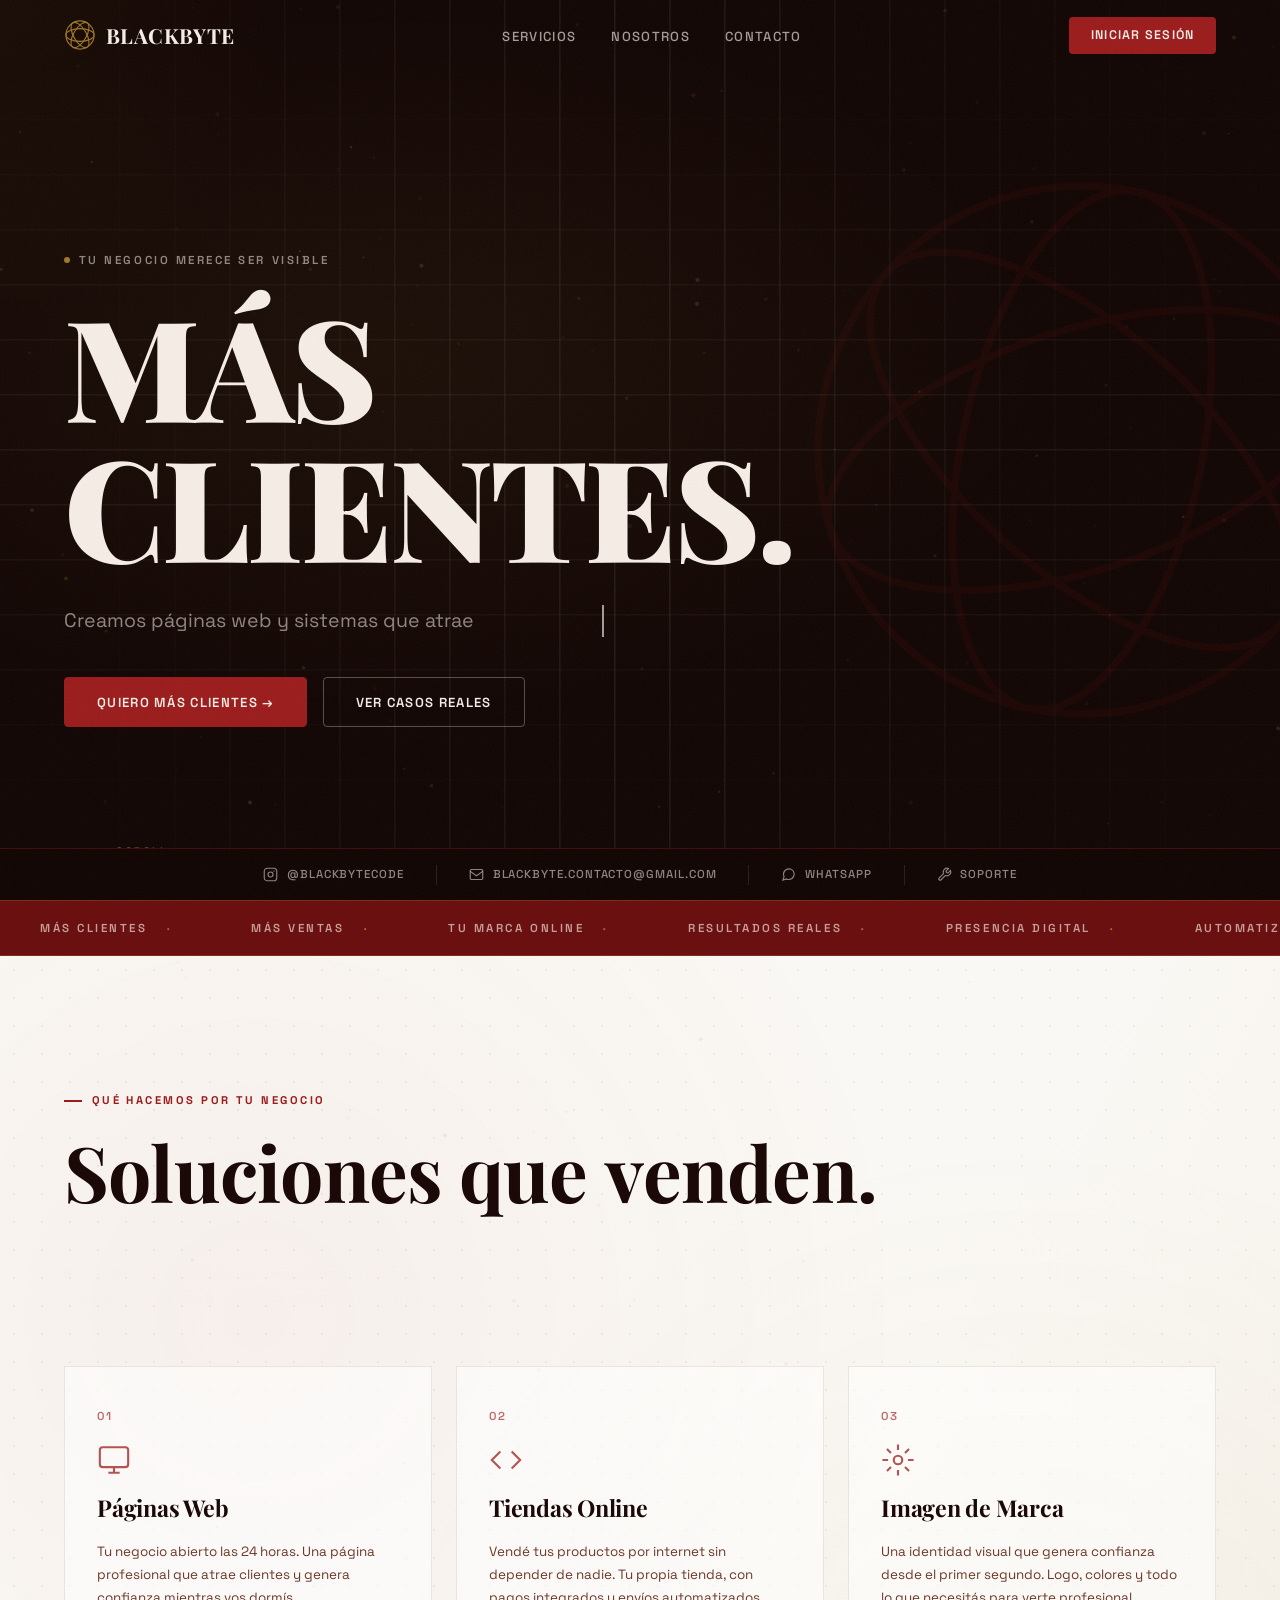
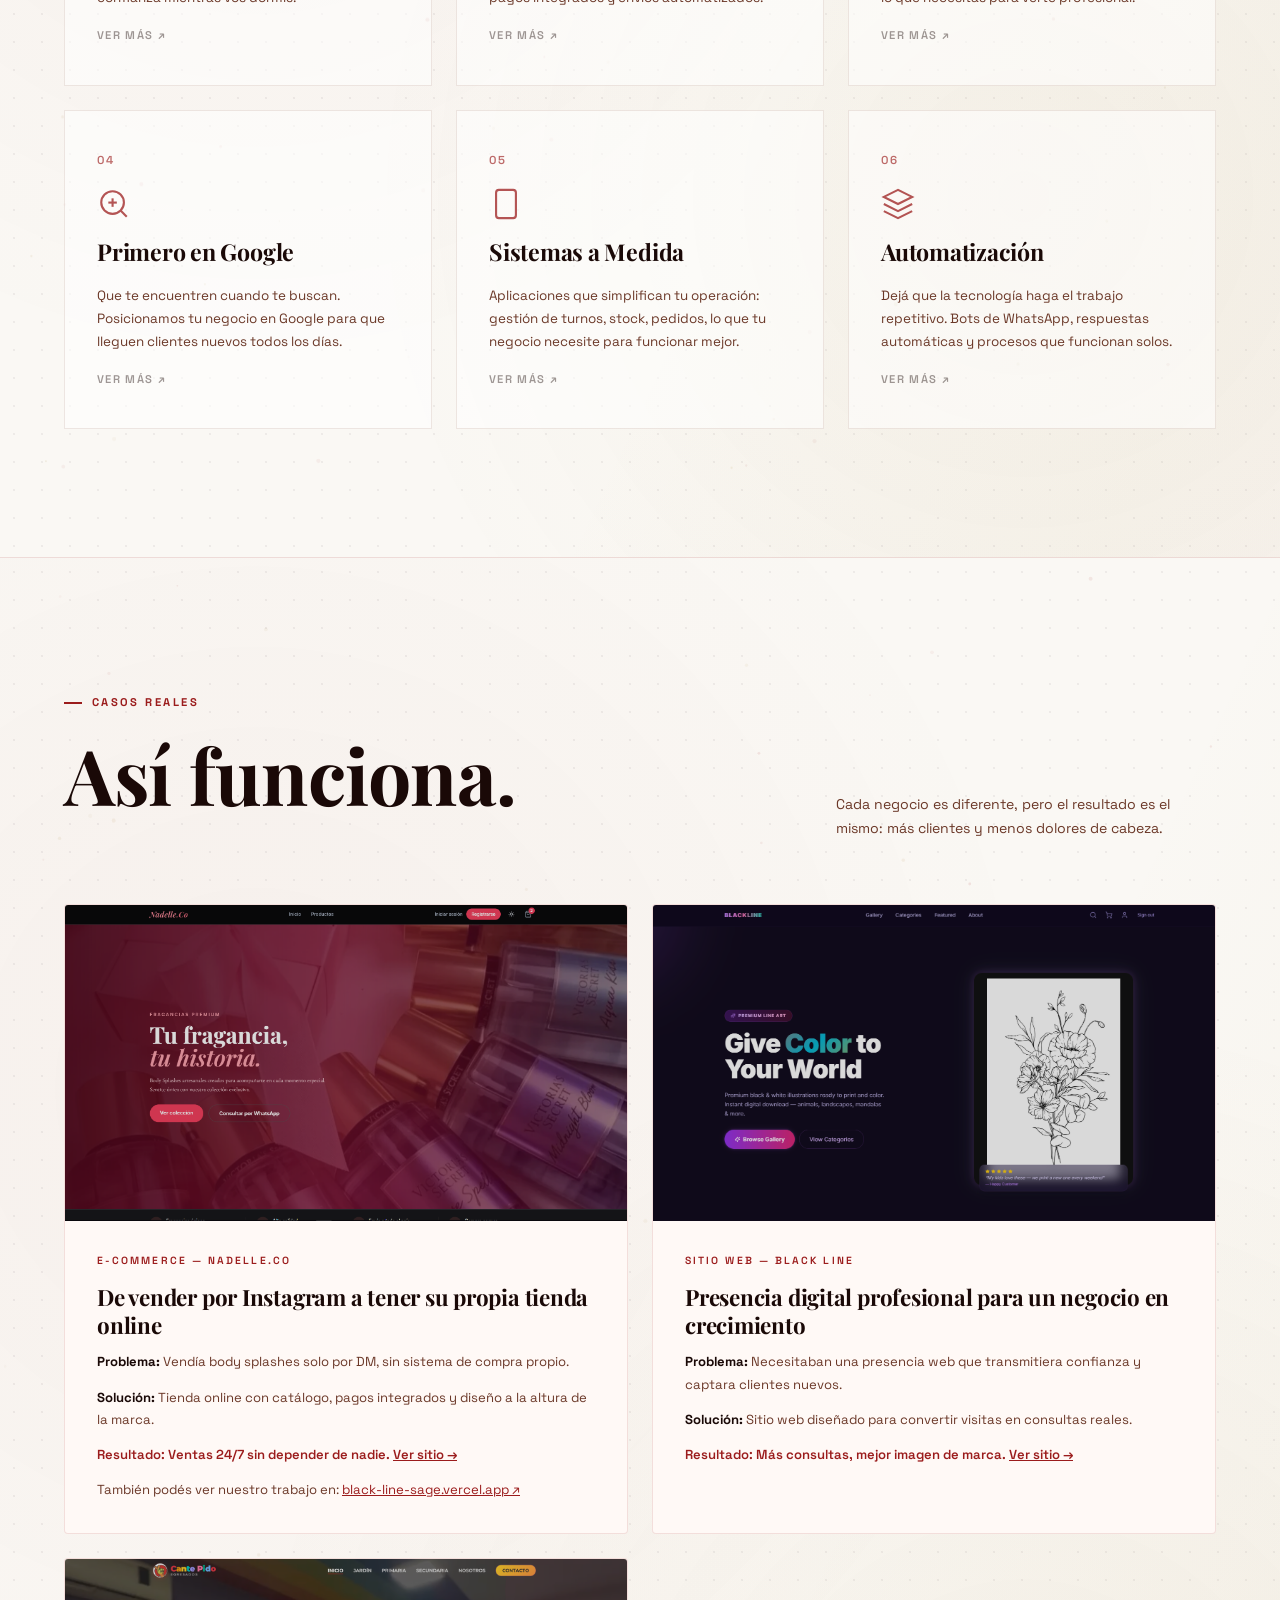
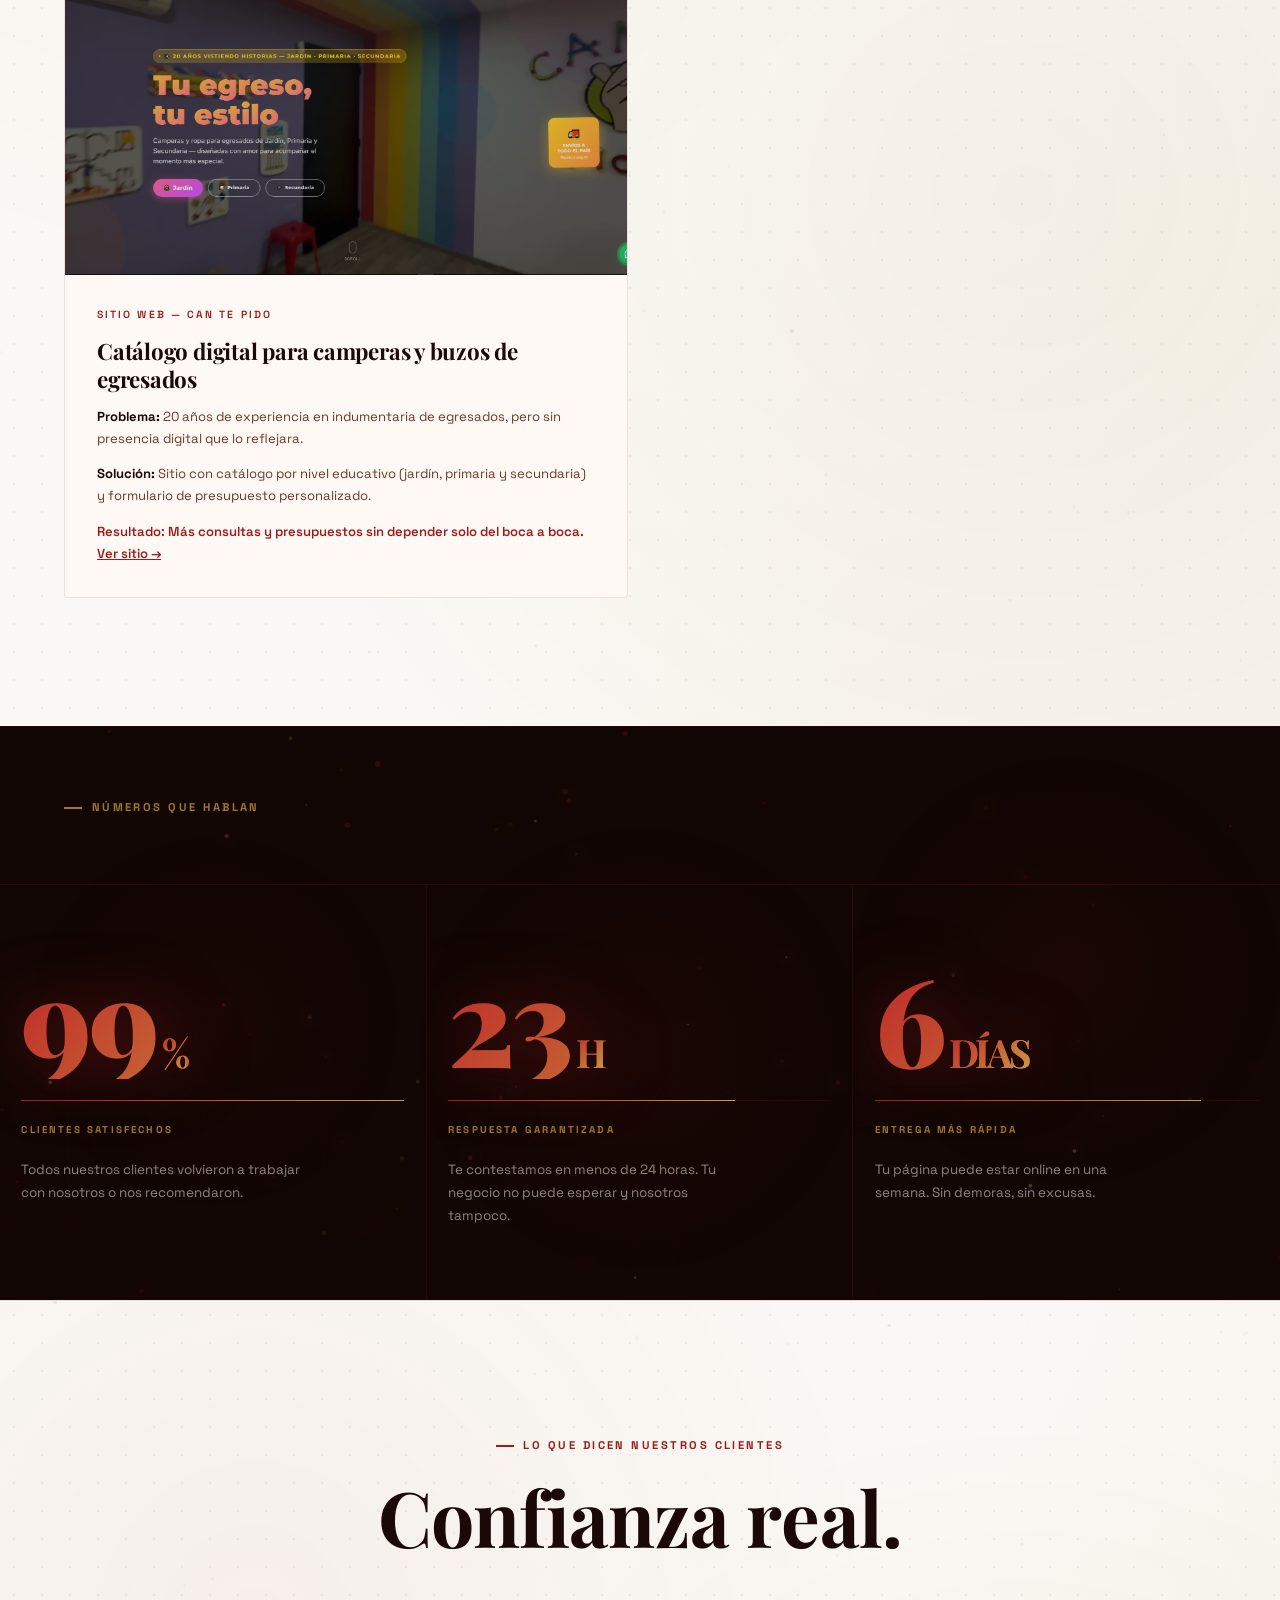
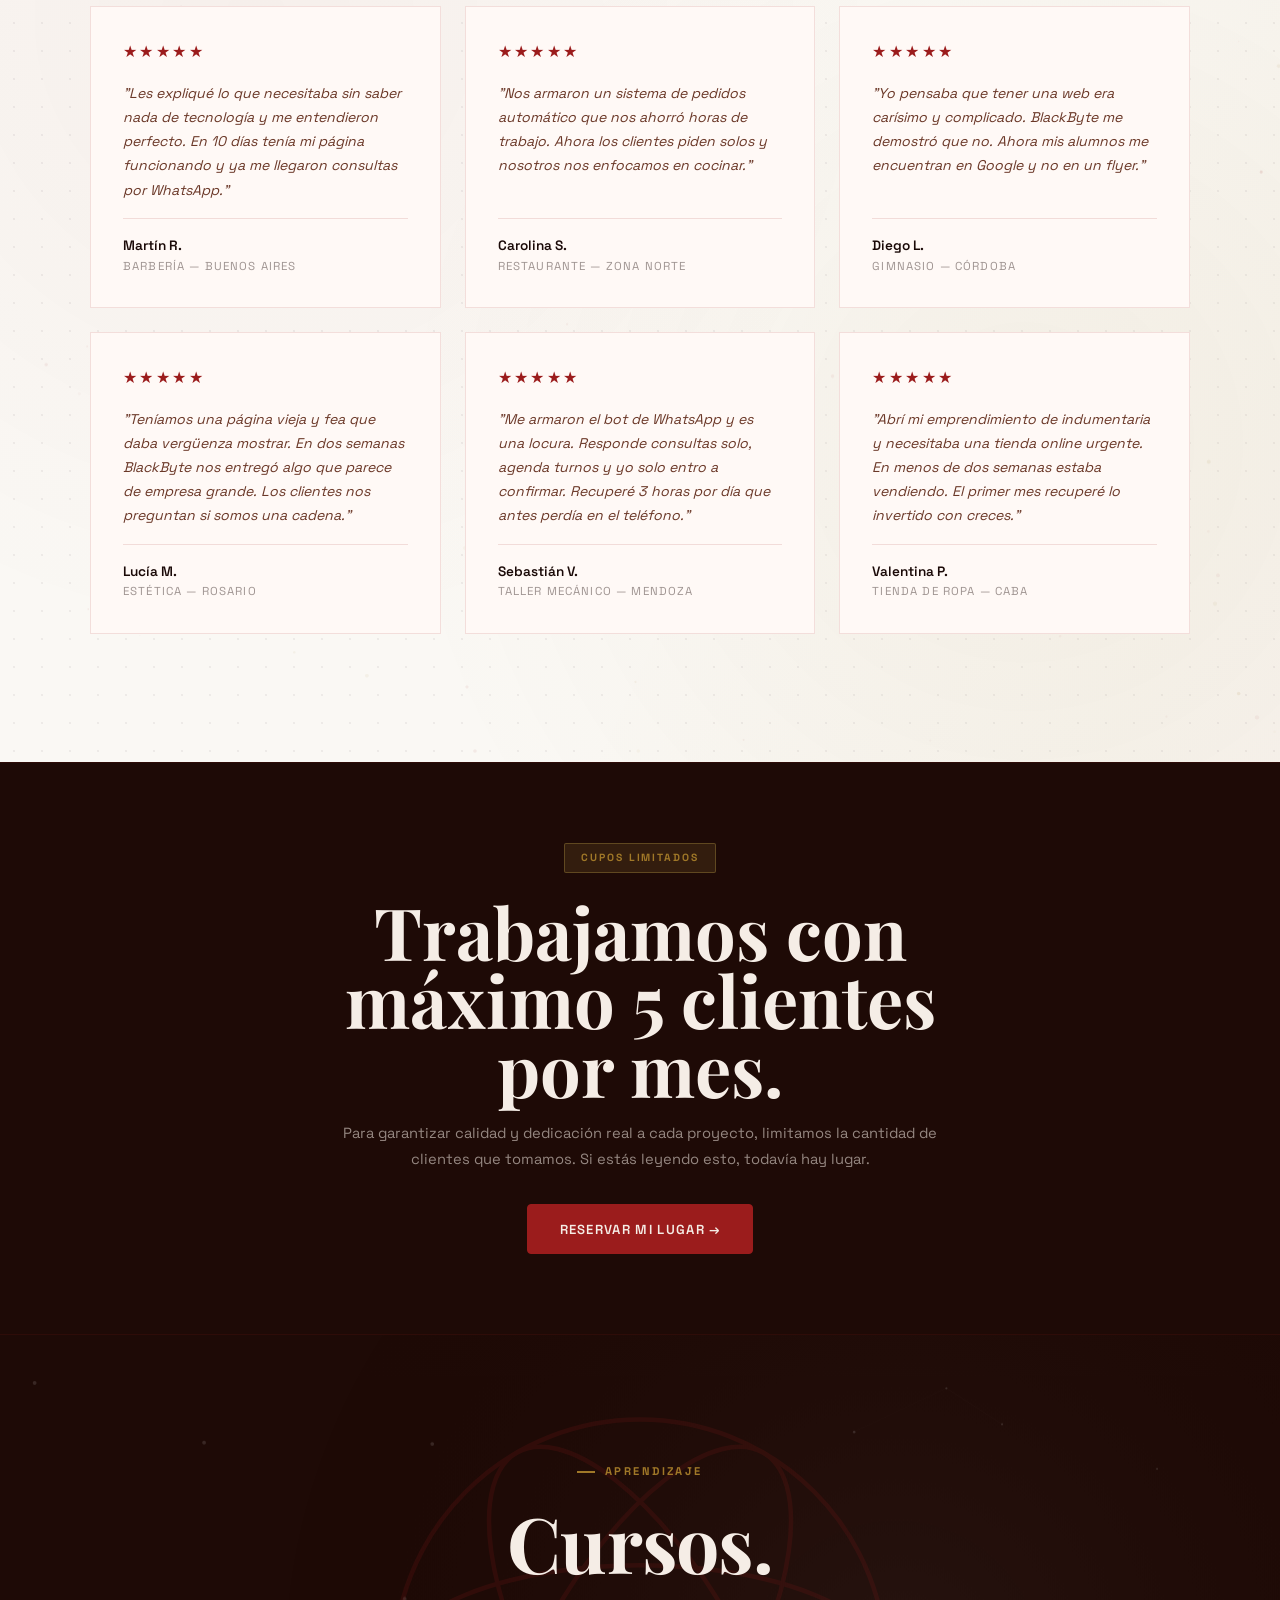
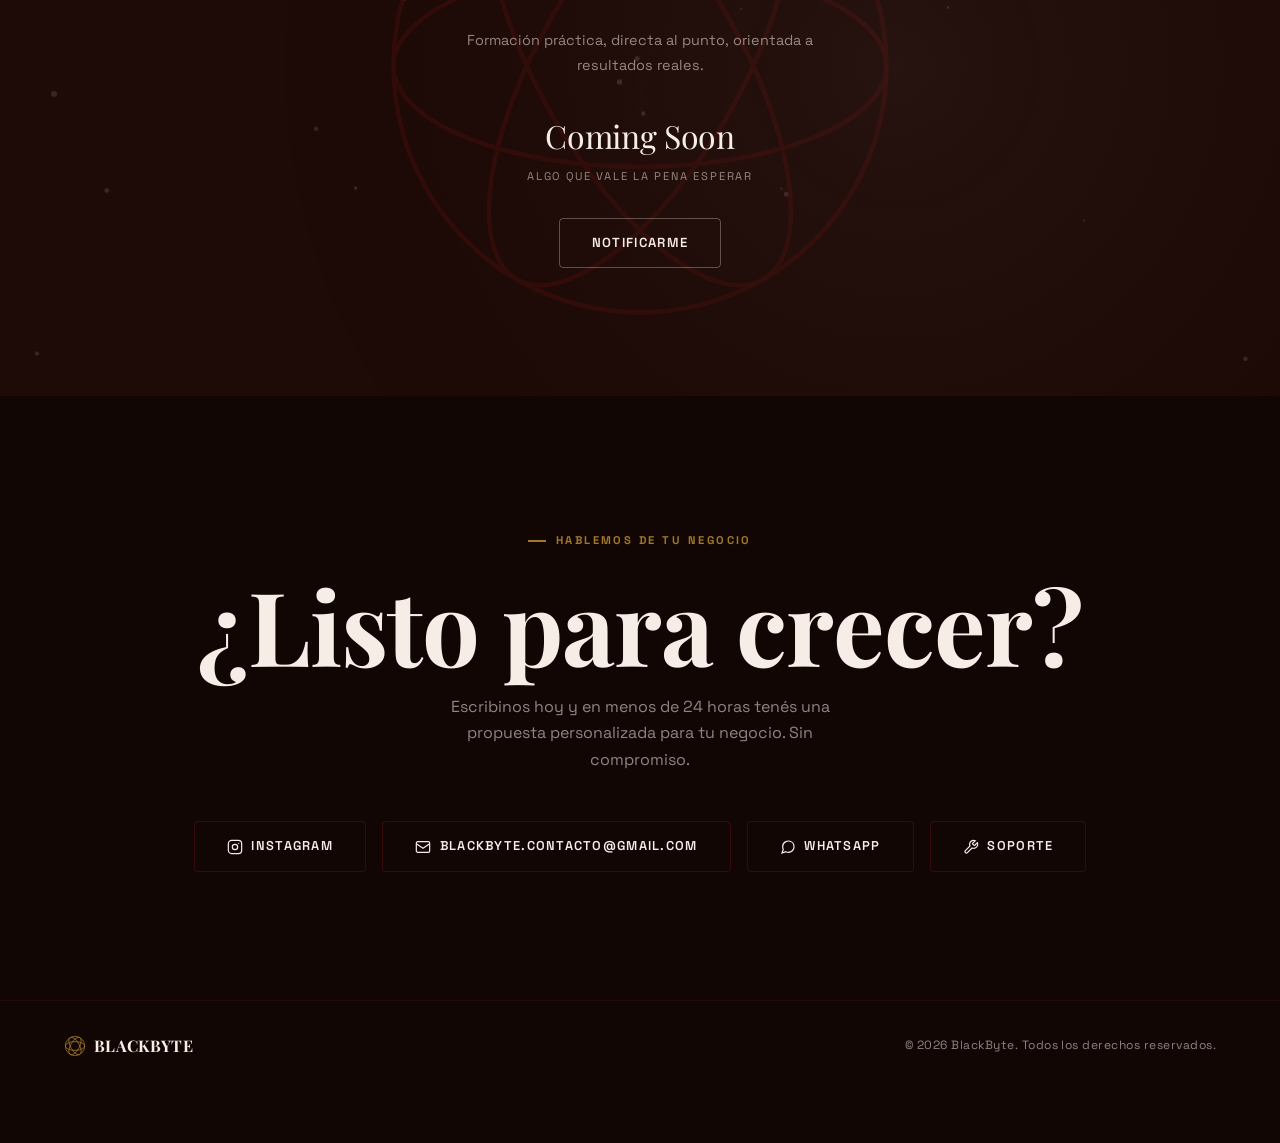
<file: index.html>
<!DOCTYPE html>
<html lang="es">
<head>
  <meta charset="UTF-8" />
  <meta name="viewport" content="width=device-width, initial-scale=1.0" />
  <meta name="description" content="BlackByte — Creamos páginas web, tiendas online y automatizaciones que atraen clientes y generan ventas para tu negocio." />
  <title>BlackByte — Más clientes para tu negocio</title>
  <link rel="icon" type="image/svg+xml" href="favicon.svg" />
  <link rel="preconnect" href="https://fonts.googleapis.com" />
  <link rel="preconnect" href="https://fonts.gstatic.com" crossorigin />
  <link href="https://fonts.googleapis.com/css2?family=Playfair+Display:ital,wght@0,400;0,500;0,600;0,700;0,900;1,400;1,700&family=Space+Grotesk:wght@300;400;500;600;700&display=swap" rel="stylesheet" />
  <link rel="stylesheet" href="css/style.css" />
  <style>
    /* ── Hero ─────────────────────────────────────── */
    #hero {
      min-height: 100vh;
      display: flex;
      align-items: center;
      padding: 0 5%;
      padding-top: var(--nav-height);
      position: relative;
      overflow: hidden;
    }

    /* Grid cuadriculado en el hero */
    #hero-grid {
      position: absolute;
      inset: 0;
      pointer-events: none;
      z-index: 0;
    }

    /* subtle vignette */
    #hero::before {
      content: '';
      position: absolute;
      inset: 0;
      background: radial-gradient(ellipse 80% 60% at 30% 40%, rgba(201,168,76,0.06) 0%, transparent 65%);
      pointer-events: none;
      z-index: 0;
    }

    #hero::after { content: none; }

    .hero-bg-orbital {
      position: absolute;
      top: 50%;
      right: -8%;
      transform: translateY(-50%);
      width: min(600px, 65vw);
      height: min(600px, 65vw);
      opacity: 0.08;
      pointer-events: none;
      z-index: 0;
      color: var(--accent);
    }

    .hero-content {
      position: relative;
      z-index: 1;
      max-width: 950px;
    }

    .hero-tag {
      display: inline-flex;
      align-items: center;
      gap: 0.55rem;
      font-size: 0.72rem;
      font-weight: 600;
      letter-spacing: 0.22em;
      text-transform: uppercase;
      color: var(--dark-dim);
      margin-bottom: 1.6rem;
    }

    .hero-tag::before {
      content: '';
      display: inline-block;
      width: 6px;
      height: 6px;
      background: var(--gold);
      border-radius: 50%;
      opacity: 1;
    }

    .hero-title {
      font-family: 'Playfair Display', serif;
      font-size: clamp(4rem, 11vw, 10rem);
      font-weight: 900;
      line-height: 1.0;
      position: relative;
      color: var(--dark-text);
      letter-spacing: -0.02em;
      margin-bottom: 1.8rem;
      display: inline-block;
    }
    .hero-title span.highlight {
      background: linear-gradient(135deg, #9b1c1c 0%, #a07828 100%);
      -webkit-background-clip: text;
      -webkit-text-fill-color: transparent;
      background-clip: text;
    }

    .hero-subtitle {
      font-size: clamp(1rem, 2.2vw, 1.22rem);
      font-weight: 400;
      color: var(--dark-dim);
      max-width: 540px;
      line-height: 1.65;
      margin-bottom: 2.5rem;
    }

    .hero-ctas {
      display: flex;
      align-items: center;
      gap: 1rem;
      flex-wrap: wrap;
    }

    .scroll-indicator {
      position: absolute;
      bottom: 2.5rem;
      left: 5%;
      display: flex;
      align-items: center;
      gap: 0.75rem;
      font-size: 0.68rem;
      font-weight: 600;
      letter-spacing: 0.18em;
      text-transform: uppercase;
      color: rgba(201,168,76,0.5);
    }

    .scroll-indicator-line {
      width: 40px;
      height: 1px;
      background: rgba(58,6,6,0.5);
      position: relative;
      overflow: hidden;
    }

    .scroll-indicator-line::after {
      content: '';
      position: absolute;
      left: -100%;
      top: 0;
      width: 100%;
      height: 100%;
      background: var(--gold);
      animation: slide-line 2s ease-in-out infinite;
    }

    @keyframes slide-line {
      0%   { left: -100%; }
      50%  { left: 0; }
      100% { left: 100%; }
    }

    /* ── Services ─────────────────────────────────── */
    #services { margin-top: 0; }

    .services-header {
      display: flex;
      justify-content: space-between;
      align-items: flex-end;
      margin-bottom: 3.5rem;
      flex-wrap: wrap;
      gap: 1.5rem;
    }

    .services-grid {
      display: grid;
      grid-template-columns: repeat(3, 1fr);
      gap: 1.5rem;
      background: transparent;
    }

    .service-card {
      background: rgba(255,255,255,0.55);
      padding: 2.5rem 2rem;
      display: flex;
      flex-direction: column;
      gap: 1.1rem;
      transition: background var(--transition), border-color var(--transition);
      position: relative;
      overflow: hidden;
      border: 1px solid rgba(122, 64, 40, 0.12);
    }

    .service-card::before {
      content: '';
      position: absolute;
      inset: 0;
      background: linear-gradient(135deg, rgba(201,168,76,0.04) 0%, transparent 60%);
      opacity: 0;
      transition: opacity var(--transition);
    }

    .service-card:hover { background: #fff; border-top: 2px solid var(--crimson); border-left: 2px solid rgba(155,28,28,0.2); }
    .service-card:hover::before { opacity: 1; }

    .service-number {
      font-family: 'Space Grotesk', sans-serif;
      font-size: 0.72rem;
      font-weight: 600;
      letter-spacing: 0.18em;
      text-transform: uppercase;
      color: var(--crimson);
      opacity: 0.65;
    }

    .service-icon {
      width: 34px;
      height: 34px;
      color: var(--crimson);
      opacity: 0.75;
    }

    .service-card h3 {
      font-family: 'Playfair Display', serif;
      font-size: 1.45rem;
      font-weight: 700;
      letter-spacing: -0.01em;
      line-height: 1.2;
      color: var(--ink);
    }

    .service-card p {
      font-size: 0.84rem;
      color: var(--ink-mid);
      line-height: 1.72;
      flex: 1;
    }

    .service-arrow {
      display: inline-flex;
      align-items: center;
      gap: 0.4rem;
      color: var(--ink-dim);
      font-size: 0.7rem;
      font-weight: 600;
      letter-spacing: 0.12em;
      text-transform: uppercase;
      margin-top: auto;
      transition: color var(--transition), gap var(--transition);
    }

    .service-card:hover .service-arrow {
      color: var(--crimson);
      gap: 0.65rem;
    }

    /* ── Stats v2 ──────────────────────────────────── */
    #stats {
      background: var(--black);
      border-top: 1px solid var(--border);
      padding: 0;
      position: relative;
      overflow: hidden;
    }

    #stats-canvas {
      position: absolute;
      inset: 0;
      width: 100%;
      height: 100%;
      pointer-events: none;
      z-index: 0;
    }

    #stats::after { content: none; }

    .stats-top {
      padding: 4rem 5% 3rem;
      position: relative;
      z-index: 1;
    }

    .stats-grid {
      display: grid;
      grid-template-columns: repeat(3, 1fr);
      position: relative;
      z-index: 1;
      border-top: 1px solid rgba(155,28,28,0.2);
    }

    .stat-item-v2 {
      padding: 4.5rem 5%;
      border-right: 1px solid rgba(155,28,28,0.15);
      position: relative;
      overflow: hidden;
      cursor: default;
    }
    .stat-item-v2:last-child { border-right: none; }

    /* Ghost number behind */
    .stat-ghost {
      position: absolute;
      font-family: 'Playfair Display', serif;
      font-weight: 900;
      font-size: min(22vw, 300px);
      color: transparent;
      -webkit-text-stroke: 1px rgba(155,28,28,0.055);
      top: 55%; left: -4%;
      transform: translateY(-50%);
      pointer-events: none;
      user-select: none;
      line-height: 1;
      letter-spacing: -0.04em;
      z-index: 0;
      transition: -webkit-text-stroke-color 0.4s, opacity 0.4s;
    }
    .stat-item-v2:hover .stat-ghost {
      -webkit-text-stroke-color: rgba(155,28,28,0.13);
    }

    /* Mouse-follow glow (injected via JS) */
    .stat-glow {
      position: absolute;
      width: 400px; height: 400px;
      border-radius: 50%;
      background: radial-gradient(circle, rgba(155,28,28,0.11) 0%, transparent 65%);
      pointer-events: none;
      transform: translate(-50%, -50%);
      opacity: 0;
      transition: opacity 0.35s;
      z-index: 0;
    }
    .stat-item-v2:hover .stat-glow { opacity: 1; }

    .stat-v2-inner {
      display: flex;
      flex-direction: column;
      gap: 1.3rem;
      position: relative;
      z-index: 1;
    }

    .stat-v2-number {
      font-family: 'Playfair Display', serif;
      font-size: clamp(5rem, 9.5vw, 10.5rem);
      font-weight: 900;
      line-height: 1.0;
      letter-spacing: -0.03em;
      background: linear-gradient(135deg, #c02828 0%, #c99a40 100%);
      -webkit-background-clip: text;
      -webkit-text-fill-color: transparent;
      background-clip: text;
      filter: drop-shadow(0 0 32px rgba(155,28,28,0.5));
      display: flex;
      align-items: baseline;
      gap: 0.05em;
    }

    .stat-v2-suffix {
      font-size: 0.32em;
      font-weight: 700;
      background: linear-gradient(135deg, #c02828 0%, #c99a40 100%);
      -webkit-background-clip: text;
      -webkit-text-fill-color: transparent;
      background-clip: text;
    }

    .stat-v2-bar {
      height: 1px;
      background: rgba(155,28,28,0.18);
      overflow: hidden;
    }

    .stat-v2-fill {
      height: 100%;
      width: 0%;
      background: linear-gradient(90deg, var(--crimson), var(--gold-bright));
      transition: width 2.2s cubic-bezier(.23,1,.32,1);
      box-shadow: 0 0 12px rgba(201,168,76,0.6);
    }
    .stat-v2-fill.animated { width: var(--fill-width, 100%); }

    .stat-v2-label {
      font-size: 0.62rem;
      font-weight: 700;
      letter-spacing: 0.22em;
      text-transform: uppercase;
      color: var(--gold);
    }

    .stat-v2-desc {
      font-size: 0.84rem;
      color: var(--dark-dim);
      line-height: 1.72;
      max-width: 280px;
    }

    /* ── Courses v2 ────────────────────────────────── */
    #courses {
      background: var(--gray);
      border-top: 1px solid var(--border);
      position: relative;
      overflow: hidden;
      text-align: center;
    }

    #courses-canvas {
      position: absolute;
      inset: 0;
      width: 100%;
      height: 100%;
      pointer-events: none;
      z-index: 0;
    }

    /* orbital como decoración de fondo centrada */
    .courses-bg-orbital {
      position: absolute;
      top: 50%;
      left: 0;
      right: 0;
      margin: auto;
      width: min(560px, 85vw);
      height: min(560px, 85vw);
      transform: translateY(-50%);
      color: var(--accent);
      opacity: 0.15;
      animation: orbital-spin 25s linear infinite;
      pointer-events: none;
      z-index: 0;
    }

    .courses-center {
      position: relative;
      z-index: 1;
      display: flex;
      flex-direction: column;
      align-items: center;
    }

    .badge-cs {
      display: inline-flex;
      align-items: center;
      padding: 0.3rem 0.8rem;
      font-size: 0.64rem;
      font-weight: 700;
      letter-spacing: 0.18em;
      text-transform: uppercase;
      border: 1px solid var(--border-mid);
      border-radius: 2px;
      color: var(--dim);
    }

    /* ── Contact ───────────────────────────────────── */
    #contact {
      text-align: center;
    }

    #contact .section-title {
      font-size: clamp(3.5rem, 8vw, 7rem);
      margin-bottom: 0.75rem;
    }

    .section-sub {
      font-size: 1rem;
      color: var(--dark-dim);
      max-width: 400px;
      margin: 0 auto 3rem;
      line-height: 1.65;
    }

    .contact-buttons {
      display: flex;
      align-items: center;
      justify-content: center;
      gap: 1rem;
      flex-wrap: wrap;
    }

    .contact-btn {
      display: inline-flex;
      align-items: center;
      gap: 0.55rem;
      padding: 0.9rem 2rem;
      font-size: 0.8rem;
      font-weight: 600;
      letter-spacing: 0.1em;
      text-transform: uppercase;
      border: 1px solid var(--border-mid);
      border-radius: var(--radius);
      color: var(--white);
      transition: border-color var(--transition), background var(--transition);
    }

    .contact-btn:hover {
      border-color: var(--white);
      background: rgba(255,255,255,0.04);
    }

    .contact-btn svg { width: 16px; height: 16px; }

    .contact-btn.disabled {
      opacity: 0.35;
      cursor: not-allowed;
      pointer-events: none;
    }

    /* ── Responsive ─────────────────────────────────── */
    @media (max-width: 1024px) {
      .services-grid     { grid-template-columns: repeat(2, 1fr); }
      .testimonials-grid { grid-template-columns: repeat(2, 1fr) !important; }
    }

    @media (max-width: 768px) {
      .services-header  { flex-direction: column; align-items: flex-start; }
      .services-grid    { grid-template-columns: repeat(2, 1fr); }
      #packages .services-header { flex-direction: column; align-items: flex-start; }
      #packages > div:nth-child(2) { grid-template-columns: 1fr !important; }
      .stats-grid       { grid-template-columns: 1fr; }
      .stat-item-v2     { border-right: none; border-bottom: 1px solid rgba(155,28,28,0.15); }
      .stat-item-v2:last-child { border-bottom: none; }
      .stat-ghost       { font-size: min(40vw, 200px); }
      .cases-grid        { grid-template-columns: 1fr !important; }
      .testimonials-grid { grid-template-columns: 1fr !important; }
      .contact-buttons  { flex-direction: column; align-items: stretch; max-width: 320px; margin: 0 auto; }
      .contact-btn      { justify-content: center; }
      #hero             { padding: 0 6%; padding-top: var(--nav-height); align-items: center; }
      .hero-bg-orbital  { width: min(420px, 90vw); height: min(420px, 90vw); right: -20%; opacity: 0.03; }
      .hero-content     { width: 100%; }
    }

    @media (max-width: 480px) {
      .services-grid   { grid-template-columns: 1fr; }
      .hero-ctas       { flex-direction: column; align-items: flex-start; }
      .hero-title      { font-size: clamp(2.8rem, 13vw, 5rem); }
      .hero-bg-orbital {
        width: 85vw;
        height: 85vw;
        right: -25%;
        top: 60%;
        opacity: 0.05;
      }
    }
  </style>
</head>
<body>

  <!-- ═══════════════════════════════════════════════
       NAV
  ════════════════════════════════════════════════ -->
  <nav id="navbar" aria-label="Navegación principal">
    <div class="nav-container">

      <a href="index.html" class="nav-logo" aria-label="BlackByte inicio">
        <svg viewBox="0 0 100 100" fill="none" stroke="currentColor" stroke-width="3.5" aria-hidden="true">
          <circle cx="50" cy="50" r="44"/>
          <ellipse cx="50" cy="50" rx="44" ry="20"/>
          <ellipse cx="50" cy="50" rx="44" ry="20" transform="rotate(60 50 50)"/>
          <ellipse cx="50" cy="50" rx="44" ry="20" transform="rotate(120 50 50)"/>
        </svg>
        BLACKBYTE
      </a>

      <ul class="nav-links" role="list">
        <li><a href="index.html#services">Servicios</a></li>
        <li><a href="portfolio.html">Nosotros</a></li>
        <li><a href="index.html#contact">Contacto</a></li>
        <li class="mobile-auth"><a href="login.html" class="nav-cta">Iniciar sesión</a></li>
      </ul>

      <div class="nav-right">
        <a href="login.html" class="nav-cta nav-desktop-login">Iniciar sesión</a>
      </div>

      <button class="hamburger" id="hamburger" aria-label="Abrir menú" aria-expanded="false">
        <span></span><span></span><span></span>
      </button>

    </div>
  </nav>

  <!-- ═══════════════════════════════════════════════
       HERO
  ════════════════════════════════════════════════ -->
  <section id="hero" class="dark-section" aria-label="Inicio">

    <div id="hero-grid" aria-hidden="true"></div>
    <div id="hero-glow" aria-hidden="true"></div>

    <svg class="hero-bg-orbital" viewBox="0 0 100 100" fill="none" stroke="currentColor" stroke-width="1.2" aria-hidden="true">
      <circle cx="50" cy="50" r="44"/>
      <ellipse cx="50" cy="50" rx="44" ry="20"/>
      <ellipse cx="50" cy="50" rx="44" ry="20" transform="rotate(60 50 50)"/>
      <ellipse cx="50" cy="50" rx="44" ry="20" transform="rotate(120 50 50)"/>
    </svg>

    <div class="hero-content">
      <p class="hero-tag reveal">Tu negocio merece ser visible</p>
      <h1 class="hero-title reveal">MÁS <span class="highlight">CLIENTES.</span></h1>
      <p class="hero-subtitle reveal">Creamos páginas web y sistemas que atraen clientes, generan ventas y automatizan tu negocio. Sin complicaciones, sin tecnicismos. Solo resultados.</p>
      <div class="hero-ctas reveal">
        <a href="https://wa.me/5491135962017?text=Hola%2C%20buenos%20d%C3%ADas.%20Vi%20su%20p%C3%A1gina%20web%20y%20me%20gustar%C3%ADa%20saber%20c%C3%B3mo%20pueden%20ayudarme%20a%20conseguir%20m%C3%A1s%20clientes%20para%20mi%20negocio.%20%C2%BFPodr%C3%ADamos%20hablar%3F" target="_blank" rel="noopener noreferrer" class="btn btn-primary shimmer">Quiero más clientes →</a>
        <a href="#casos-reales" class="btn btn-outline">Ver casos reales</a>
      </div>
    </div>

    <div class="scroll-indicator" aria-hidden="true">
      <div class="scroll-indicator-line"></div>
      Scroll
    </div>

  </section>

  <!-- ═══════ MARQUEE ═══════ -->
  <div class="marquee-section" aria-hidden="true">
    <div class="marquee-track">
      <span class="marquee-item">Más clientes</span>
      <span class="marquee-item">Más ventas</span>
      <span class="marquee-item">Tu marca online</span>
      <span class="marquee-item">Resultados reales</span>
      <span class="marquee-item">Presencia digital</span>
      <span class="marquee-item">Automatización</span>
      <span class="marquee-item">Primero en Google</span>
      <span class="marquee-item">Tienda online</span>
      <span class="marquee-item">Diseño profesional</span>
      <span class="marquee-item">Más clientes</span>
      <span class="marquee-item">Más ventas</span>
      <span class="marquee-item">Tu marca online</span>
      <span class="marquee-item">Resultados reales</span>
      <span class="marquee-item">Presencia digital</span>
      <span class="marquee-item">Automatización</span>
      <span class="marquee-item">Primero en Google</span>
      <span class="marquee-item">Tienda online</span>
      <span class="marquee-item">Diseño profesional</span>
    </div>
  </div>

  <!-- ═══════════════════════════════════════════════
       SERVICES
  ════════════════════════════════════════════════ -->
  <section id="services" class="paper-section" aria-label="Servicios">

    <div class="services-header">
      <div>
        <span class="section-label reveal">Qué hacemos por tu negocio</span>
        <h2 class="section-title split-title">Soluciones que venden.</h2>
      </div>
      <p class="text-dim reveal" style="max-width:380px;font-size:0.88rem;line-height:1.72;">
        No vendemos tecnología. Vendemos resultados: más clientes, más ventas y menos trabajo manual para vos.
      </p>
    </div>

    <div class="services-grid reveal-group">

      <div class="service-card reveal shimmer" data-modal="modal-diseno">
        <span class="service-number">01</span>
        <svg class="service-icon" viewBox="0 0 24 24" fill="none" stroke="currentColor" stroke-width="1.5" aria-hidden="true">
          <rect x="2" y="3" width="20" height="14" rx="2"/>
          <path d="M8 21h8M12 17v4"/>
        </svg>
        <h3>Páginas Web</h3>
        <p>Tu negocio abierto las 24 horas. Una página profesional que atrae clientes y genera confianza mientras vos dormís.</p>
        <span class="service-arrow">Ver más ↗</span>
      </div>

      <div class="service-card reveal shimmer" data-modal="modal-desarrollo">
        <span class="service-number">02</span>
        <svg class="service-icon" viewBox="0 0 24 24" fill="none" stroke="currentColor" stroke-width="1.5" aria-hidden="true">
          <polyline points="16 18 22 12 16 6"/>
          <polyline points="8 6 2 12 8 18"/>
        </svg>
        <h3>Tiendas Online</h3>
        <p>Vendé tus productos por internet sin depender de nadie. Tu propia tienda, con pagos integrados y envíos automatizados.</p>
        <span class="service-arrow">Ver más ↗</span>
      </div>

      <div class="service-card reveal shimmer" data-modal="modal-branding">
        <span class="service-number">03</span>
        <svg class="service-icon" viewBox="0 0 24 24" fill="none" stroke="currentColor" stroke-width="1.5" aria-hidden="true">
          <circle cx="12" cy="12" r="3"/>
          <path d="M12 1v4M12 19v4M4.22 4.22l2.83 2.83M16.95 16.95l2.83 2.83M1 12h4M19 12h4M4.22 19.78l2.83-2.83M16.95 7.05l2.83-2.83"/>
        </svg>
        <h3>Imagen de Marca</h3>
        <p>Una identidad visual que genera confianza desde el primer segundo. Logo, colores y todo lo que necesitás para verte profesional.</p>
        <span class="service-arrow">Ver más ↗</span>
      </div>

      <div class="service-card reveal shimmer" data-modal="modal-seo">
        <span class="service-number">04</span>
        <svg class="service-icon" viewBox="0 0 24 24" fill="none" stroke="currentColor" stroke-width="1.5" aria-hidden="true">
          <circle cx="11" cy="11" r="8"/>
          <line x1="21" y1="21" x2="16.65" y2="16.65"/>
          <line x1="11" y1="8" x2="11" y2="14"/>
          <line x1="8" y1="11" x2="14" y2="11"/>
        </svg>
        <h3>Primero en Google</h3>
        <p>Que te encuentren cuando te buscan. Posicionamos tu negocio en Google para que lleguen clientes nuevos todos los días.</p>
        <span class="service-arrow">Ver más ↗</span>
      </div>

      <div class="service-card reveal shimmer" data-modal="modal-apps">
        <span class="service-number">05</span>
        <svg class="service-icon" viewBox="0 0 24 24" fill="none" stroke="currentColor" stroke-width="1.5" aria-hidden="true">
          <rect x="5" y="2" width="14" height="20" rx="2"/>
          <line x1="12" y1="18" x2="12" y2="18.01"/>
        </svg>
        <h3>Sistemas a Medida</h3>
        <p>Aplicaciones que simplifican tu operación: gestión de turnos, stock, pedidos, lo que tu negocio necesite para funcionar mejor.</p>
        <span class="service-arrow">Ver más ↗</span>
      </div>

      <div class="service-card reveal shimmer" data-modal="modal-automatizacion">
        <span class="service-number">06</span>
        <svg class="service-icon" viewBox="0 0 24 24" fill="none" stroke="currentColor" stroke-width="1.5" aria-hidden="true">
          <path d="M12 2L2 7l10 5 10-5-10-5z"/>
          <path d="M2 17l10 5 10-5"/>
          <path d="M2 12l10 5 10-5"/>
        </svg>
        <h3>Automatización</h3>
        <p>Dejá que la tecnología haga el trabajo repetitivo. Bots de WhatsApp, respuestas automáticas y procesos que funcionan solos.</p>
        <span class="service-arrow">Ver más ↗</span>
      </div>

    </div>
  </section>

  <section id="casos-reales" class="paper-section" aria-label="Casos reales" style="border-top:1px solid var(--border);">
    <div style="display:flex;justify-content:space-between;align-items:flex-end;flex-wrap:wrap;gap:1.5rem;margin-bottom:4rem;">
      <div>
        <span class="section-label reveal">Casos reales</span>
        <h2 class="section-title split-title">Así funciona.</h2>
      </div>
      <p class="reveal" style="max-width:380px;font-size:0.88rem;line-height:1.72;color:var(--ink-mid);">Cada negocio es diferente, pero el resultado es el mismo: más clientes y menos dolores de cabeza.</p>
    </div>

    <div style="display:grid;grid-template-columns:repeat(2,1fr);gap:1.5rem;" class="reveal-group cases-grid">

      <!-- Nadelle.co — caso real -->
      <div class="reveal" style="background:#fff9f6;border:1px solid rgba(155,28,28,0.12);border-radius:4px;display:flex;flex-direction:column;gap:0;overflow:hidden;">
        <a href="https://nadelleco.vercel.app/" target="_blank" rel="noopener noreferrer" style="display:block;width:100%;aspect-ratio:16/9;overflow:hidden;text-decoration:none;position:relative;">
          <img src="nadelleejemplo.png" alt="Nadelle.co — tienda online" style="width:100%;height:100%;object-fit:cover;display:block;filter:brightness(0.85);" />
          <div style="position:absolute;inset:0;background:rgba(40,6,6,0.8);display:flex;align-items:center;justify-content:center;opacity:0;transition:opacity 0.3s;" onmouseover="this.style.opacity='1'" onmouseout="this.style.opacity='0'">
            <span style="font-size:0.7rem;font-weight:700;letter-spacing:0.18em;text-transform:uppercase;border:1px solid var(--gold);padding:0.55rem 1.4rem;color:var(--gold);">Ver sitio ↗</span>
          </div>
        </a>
        <div style="padding:2rem;display:flex;flex-direction:column;gap:0.8rem;">
          <span style="font-family:'Space Grotesk',sans-serif;font-weight:600;font-size:0.65rem;letter-spacing:0.2em;text-transform:uppercase;color:var(--accent);">E-COMMERCE — NADELLE.CO</span>
          <h3 style="font-family:'Playfair Display',serif;font-weight:700;font-size:1.4rem;letter-spacing:-0.01em;line-height:1.25;">De vender por Instagram a tener su propia tienda online</h3>
          <p style="font-size:0.82rem;color:var(--ink-mid);line-height:1.7;"><strong style="color:var(--ink);">Problema:</strong> Vendía body splashes solo por DM, sin sistema de compra propio.</p>
          <p style="font-size:0.82rem;color:var(--ink-mid);line-height:1.7;"><strong style="color:var(--ink);">Solución:</strong> Tienda online con catálogo, pagos integrados y diseño a la altura de la marca.</p>
          <p style="font-size:0.82rem;color:var(--accent);line-height:1.7;font-weight:600;">Resultado: Ventas 24/7 sin depender de nadie. <a href="https://nadelleco.vercel.app/" target="_blank" rel="noopener noreferrer" style="color:var(--accent);text-decoration:underline;">Ver sitio →</a></p>
          <p style="font-size:0.82rem;color:var(--ink-mid);line-height:1.7;">También podés ver nuestro trabajo en: <a href="https://black-line-sage.vercel.app" target="_blank" rel="noopener noreferrer" style="color:var(--accent);text-decoration:underline;">black-line-sage.vercel.app ↗</a></p>
        </div>
      </div>

      <!-- Black Line -->
      <div class="reveal" style="background:#fff9f6;border:1px solid rgba(155,28,28,0.12);border-radius:4px;display:flex;flex-direction:column;gap:0;overflow:hidden;">
        <a href="https://black-line-sage.vercel.app" target="_blank" rel="noopener noreferrer" style="display:block;width:100%;aspect-ratio:16/9;overflow:hidden;text-decoration:none;position:relative;">
          <img src="blacklineejemplo.png" alt="Black Line — sitio web" style="width:100%;height:100%;object-fit:cover;display:block;filter:brightness(0.85);" />
          <div style="position:absolute;inset:0;background:rgba(40,6,6,0.8);display:flex;align-items:center;justify-content:center;opacity:0;transition:opacity 0.3s;" onmouseover="this.style.opacity='1'" onmouseout="this.style.opacity='0'">
            <span style="font-size:0.7rem;font-weight:700;letter-spacing:0.18em;text-transform:uppercase;border:1px solid var(--gold);padding:0.55rem 1.4rem;color:var(--gold);">Ver sitio ↗</span>
          </div>
        </a>
        <div style="padding:2rem;display:flex;flex-direction:column;gap:0.8rem;">
          <span style="font-family:'Space Grotesk',sans-serif;font-weight:600;font-size:0.65rem;letter-spacing:0.2em;text-transform:uppercase;color:var(--accent);">SITIO WEB — BLACK LINE</span>
          <h3 style="font-family:'Playfair Display',serif;font-weight:700;font-size:1.4rem;letter-spacing:-0.01em;line-height:1.25;">Presencia digital profesional para un negocio en crecimiento</h3>
          <p style="font-size:0.82rem;color:var(--ink-mid);line-height:1.7;"><strong style="color:var(--ink);">Problema:</strong> Necesitaban una presencia web que transmitiera confianza y captara clientes nuevos.</p>
          <p style="font-size:0.82rem;color:var(--ink-mid);line-height:1.7;"><strong style="color:var(--ink);">Solución:</strong> Sitio web diseñado para convertir visitas en consultas reales.</p>
          <p style="font-size:0.82rem;color:var(--accent);line-height:1.7;font-weight:600;">Resultado: Más consultas, mejor imagen de marca. <a href="https://black-line-sage.vercel.app" target="_blank" rel="noopener noreferrer" style="color:var(--accent);text-decoration:underline;">Ver sitio →</a></p>
        </div>
      </div>

      <!-- Can Te Pido -->
      <div class="reveal" style="background:#fff9f6;border:1px solid rgba(155,28,28,0.12);border-radius:4px;display:flex;flex-direction:column;gap:0;overflow:hidden;">
        <a href="https://cantepido.com.ar/" target="_blank" rel="noopener noreferrer" style="display:block;width:100%;aspect-ratio:16/9;overflow:hidden;text-decoration:none;position:relative;">
          <img src="CANTEPIDOEJEMPLO.png" alt="Can Te Pido — tienda online" style="width:100%;height:100%;object-fit:cover;display:block;filter:brightness(0.85);" />
          <div style="position:absolute;inset:0;background:rgba(40,6,6,0.8);display:flex;align-items:center;justify-content:center;opacity:0;transition:opacity 0.3s;" onmouseover="this.style.opacity='1'" onmouseout="this.style.opacity='0'">
            <span style="font-size:0.7rem;font-weight:700;letter-spacing:0.18em;text-transform:uppercase;border:1px solid var(--gold);padding:0.55rem 1.4rem;color:var(--gold);">Ver sitio ↗</span>
          </div>
        </a>
        <div style="padding:2rem;display:flex;flex-direction:column;gap:0.8rem;">
          <span style="font-family:'Space Grotesk',sans-serif;font-weight:600;font-size:0.65rem;letter-spacing:0.2em;text-transform:uppercase;color:var(--accent);">SITIO WEB — CAN TE PIDO</span>
          <h3 style="font-family:'Playfair Display',serif;font-weight:700;font-size:1.4rem;letter-spacing:-0.01em;line-height:1.25;">Catálogo digital para camperas y buzos de egresados</h3>
          <p style="font-size:0.82rem;color:var(--ink-mid);line-height:1.7;"><strong style="color:var(--ink);">Problema:</strong> 20 años de experiencia en indumentaria de egresados, pero sin presencia digital que lo reflejara.</p>
          <p style="font-size:0.82rem;color:var(--ink-mid);line-height:1.7;"><strong style="color:var(--ink);">Solución:</strong> Sitio con catálogo por nivel educativo (jardín, primaria y secundaria) y formulario de presupuesto personalizado.</p>
          <p style="font-size:0.82rem;color:var(--accent);line-height:1.7;font-weight:600;">Resultado: Más consultas y presupuestos sin depender solo del boca a boca. <a href="https://cantepido.com.ar/" target="_blank" rel="noopener noreferrer" style="color:var(--accent);text-decoration:underline;">Ver sitio →</a></p>
        </div>
      </div>


    </div>
  </section>

  <!-- ═══════════════════════════════════════════════
       STATS
  ════════════════════════════════════════════════ -->
  <section id="stats" class="dark-section" aria-label="Cifras">
    <canvas id="stats-canvas" aria-hidden="true"></canvas>

    <div class="stats-top reveal">
      <span class="section-label">Números que hablan</span>
    </div>

    <div class="stats-grid">

      <div class="stat-item-v2 reveal">
        <div class="stat-ghost" aria-hidden="true">100</div>
        <div class="stat-v2-inner">
          <div class="stat-v2-number">
            <span class="stat-v2-digits" data-target="100">0</span><span class="stat-v2-suffix">%</span>
          </div>
          <div class="stat-v2-bar"><div class="stat-v2-fill" data-width="100"></div></div>
          <div class="stat-v2-label">Clientes satisfechos</div>
          <p class="stat-v2-desc">Todos nuestros clientes volvieron a trabajar con nosotros o nos recomendaron.</p>
        </div>
      </div>

      <div class="stat-item-v2 reveal">
        <div class="stat-ghost" aria-hidden="true">24</div>
        <div class="stat-v2-inner">
          <div class="stat-v2-number">
            <span class="stat-v2-digits" data-target="24">0</span><span class="stat-v2-suffix">H</span>
          </div>
          <div class="stat-v2-bar"><div class="stat-v2-fill" data-width="75"></div></div>
          <div class="stat-v2-label">Respuesta garantizada</div>
          <p class="stat-v2-desc">Te contestamos en menos de 24 horas. Tu negocio no puede esperar y nosotros tampoco.</p>
        </div>
      </div>

      <div class="stat-item-v2 reveal">
        <div class="stat-ghost" aria-hidden="true">7</div>
        <div class="stat-v2-inner">
          <div class="stat-v2-number">
            <span class="stat-v2-digits" data-target="7">0</span><span class="stat-v2-suffix">DÍAS</span>
          </div>
          <div class="stat-v2-bar"><div class="stat-v2-fill" data-width="85"></div></div>
          <div class="stat-v2-label">Entrega más rápida</div>
          <p class="stat-v2-desc">Tu página puede estar online en una semana. Sin demoras, sin excusas.</p>
        </div>
      </div>

    </div>
  </section>


  <!-- ═══════════════════════════════════════════════
       TESTIMONIALS
  ════════════════════════════════════════════════ -->
  <section id="testimonials" class="paper-section" aria-label="Testimonios" style="border-top:1px solid var(--border);">
    <div style="text-align:center;margin-bottom:3rem;">
      <span class="section-label reveal">Lo que dicen nuestros clientes</span>
      <h2 class="section-title split-title" style="text-align:center;">Confianza real.</h2>
    </div>

    <div style="display:grid;grid-template-columns:repeat(3,1fr);gap:1.5rem;max-width:1100px;margin:0 auto;" class="reveal-group testimonials-grid">

      <div class="reveal" style="background:#fff9f6;border:1px solid rgba(155,28,28,0.12);padding:2rem;display:flex;flex-direction:column;gap:1rem;">
        <div style="display:flex;gap:0.15rem;">
          <span style="color:var(--accent);font-size:1rem;">★</span><span style="color:var(--accent);font-size:1rem;">★</span><span style="color:var(--accent);font-size:1rem;">★</span><span style="color:var(--accent);font-size:1rem;">★</span><span style="color:var(--accent);font-size:1rem;">★</span>
        </div>
        <p style="font-size:0.88rem;color:var(--ink-mid);line-height:1.72;font-style:italic;flex:1;">"Les expliqué lo que necesitaba sin saber nada de tecnología y me entendieron perfecto. En 10 días tenía mi página funcionando y ya me llegaron consultas por WhatsApp."</p>
        <div style="border-top:1px solid var(--border);padding-top:1rem;">
          <p style="font-size:0.85rem;color:var(--ink);font-weight:600;">Martín R.</p>
          <p style="font-size:0.72rem;color:var(--ink-dim);letter-spacing:0.1em;">BARBERÍA — BUENOS AIRES</p>
        </div>
      </div>

      <div class="reveal" style="background:#fff9f6;border:1px solid rgba(155,28,28,0.12);padding:2rem;display:flex;flex-direction:column;gap:1rem;">
        <div style="display:flex;gap:0.15rem;">
          <span style="color:var(--accent);font-size:1rem;">★</span><span style="color:var(--accent);font-size:1rem;">★</span><span style="color:var(--accent);font-size:1rem;">★</span><span style="color:var(--accent);font-size:1rem;">★</span><span style="color:var(--accent);font-size:1rem;">★</span>
        </div>
        <p style="font-size:0.88rem;color:var(--ink-mid);line-height:1.72;font-style:italic;flex:1;">"Nos armaron un sistema de pedidos automático que nos ahorró horas de trabajo. Ahora los clientes piden solos y nosotros nos enfocamos en cocinar."</p>
        <div style="border-top:1px solid var(--border);padding-top:1rem;">
          <p style="font-size:0.85rem;color:var(--ink);font-weight:600;">Carolina S.</p>
          <p style="font-size:0.72rem;color:var(--ink-dim);letter-spacing:0.1em;">RESTAURANTE — ZONA NORTE</p>
        </div>
      </div>

      <div class="reveal" style="background:#fff9f6;border:1px solid rgba(155,28,28,0.12);padding:2rem;display:flex;flex-direction:column;gap:1rem;">
        <div style="display:flex;gap:0.15rem;">
          <span style="color:var(--accent);font-size:1rem;">★</span><span style="color:var(--accent);font-size:1rem;">★</span><span style="color:var(--accent);font-size:1rem;">★</span><span style="color:var(--accent);font-size:1rem;">★</span><span style="color:var(--accent);font-size:1rem;">★</span>
        </div>
        <p style="font-size:0.88rem;color:var(--ink-mid);line-height:1.72;font-style:italic;flex:1;">"Yo pensaba que tener una web era carísimo y complicado. BlackByte me demostró que no. Ahora mis alumnos me encuentran en Google y no en un flyer."</p>
        <div style="border-top:1px solid var(--border);padding-top:1rem;">
          <p style="font-size:0.85rem;color:var(--ink);font-weight:600;">Diego L.</p>
          <p style="font-size:0.72rem;color:var(--ink-dim);letter-spacing:0.1em;">GIMNASIO — CÓRDOBA</p>
        </div>
      </div>

      <div class="reveal" style="background:#fff9f6;border:1px solid rgba(155,28,28,0.12);padding:2rem;display:flex;flex-direction:column;gap:1rem;">
        <div style="display:flex;gap:0.15rem;">
          <span style="color:var(--accent);font-size:1rem;">★</span><span style="color:var(--accent);font-size:1rem;">★</span><span style="color:var(--accent);font-size:1rem;">★</span><span style="color:var(--accent);font-size:1rem;">★</span><span style="color:var(--accent);font-size:1rem;">★</span>
        </div>
        <p style="font-size:0.88rem;color:var(--ink-mid);line-height:1.72;font-style:italic;flex:1;">"Teníamos una página vieja y fea que daba vergüenza mostrar. En dos semanas BlackByte nos entregó algo que parece de empresa grande. Los clientes nos preguntan si somos una cadena."</p>
        <div style="border-top:1px solid var(--border);padding-top:1rem;">
          <p style="font-size:0.85rem;color:var(--ink);font-weight:600;">Lucía M.</p>
          <p style="font-size:0.72rem;color:var(--ink-dim);letter-spacing:0.1em;">ESTÉTICA — ROSARIO</p>
        </div>
      </div>

      <div class="reveal" style="background:#fff9f6;border:1px solid rgba(155,28,28,0.12);padding:2rem;display:flex;flex-direction:column;gap:1rem;">
        <div style="display:flex;gap:0.15rem;">
          <span style="color:var(--accent);font-size:1rem;">★</span><span style="color:var(--accent);font-size:1rem;">★</span><span style="color:var(--accent);font-size:1rem;">★</span><span style="color:var(--accent);font-size:1rem;">★</span><span style="color:var(--accent);font-size:1rem;">★</span>
        </div>
        <p style="font-size:0.88rem;color:var(--ink-mid);line-height:1.72;font-style:italic;flex:1;">"Me armaron el bot de WhatsApp y es una locura. Responde consultas solo, agenda turnos y yo solo entro a confirmar. Recuperé 3 horas por día que antes perdía en el teléfono."</p>
        <div style="border-top:1px solid var(--border);padding-top:1rem;">
          <p style="font-size:0.85rem;color:var(--ink);font-weight:600;">Sebastián V.</p>
          <p style="font-size:0.72rem;color:var(--ink-dim);letter-spacing:0.1em;">TALLER MECÁNICO — MENDOZA</p>
        </div>
      </div>

      <div class="reveal" style="background:#fff9f6;border:1px solid rgba(155,28,28,0.12);padding:2rem;display:flex;flex-direction:column;gap:1rem;">
        <div style="display:flex;gap:0.15rem;">
          <span style="color:var(--accent);font-size:1rem;">★</span><span style="color:var(--accent);font-size:1rem;">★</span><span style="color:var(--accent);font-size:1rem;">★</span><span style="color:var(--accent);font-size:1rem;">★</span><span style="color:var(--accent);font-size:1rem;">★</span>
        </div>
        <p style="font-size:0.88rem;color:var(--ink-mid);line-height:1.72;font-style:italic;flex:1;">"Abrí mi emprendimiento de indumentaria y necesitaba una tienda online urgente. En menos de dos semanas estaba vendiendo. El primer mes recuperé lo invertido con creces."</p>
        <div style="border-top:1px solid var(--border);padding-top:1rem;">
          <p style="font-size:0.85rem;color:var(--ink);font-weight:600;">Valentina P.</p>
          <p style="font-size:0.72rem;color:var(--ink-dim);letter-spacing:0.1em;">TIENDA DE ROPA — CABA</p>
        </div>
      </div>

    </div>
  </section>


  <!-- ═══════════════════════════════════════════════
       URGENCY
  ════════════════════════════════════════════════ -->
  <section id="urgency" aria-label="Disponibilidad" style="background:var(--gray);border-top:1px solid var(--border);text-align:center;padding:5rem 5%;">
    <div class="reveal" style="max-width:650px;margin:0 auto;">
      <span style="display:inline-block;font-size:0.65rem;font-weight:700;letter-spacing:0.18em;text-transform:uppercase;background:rgba(201,168,76,0.12);color:var(--gold);border:1px solid rgba(201,168,76,0.3);padding:0.35rem 1rem;border-radius:2px;margin-bottom:1.5rem;">CUPOS LIMITADOS</span>
      <h2 style="font-family:'Playfair Display',serif;font-size:clamp(2.5rem,6vw,4.5rem);line-height:0.95;color:var(--white);margin-bottom:1.2rem;">Trabajamos con máximo 5 clientes por mes.</h2>
      <p style="font-size:0.92rem;color:var(--dim);line-height:1.72;margin-bottom:2rem;">
        Para garantizar calidad y dedicación real a cada proyecto, limitamos la cantidad de clientes que tomamos. Si estás leyendo esto, todavía hay lugar.
      </p>
      <a href="https://wa.me/5491135962017?text=Hola%2C%20buenos%20d%C3%ADas.%20Vi%20que%20trabajan%20con%20cupos%20limitados%20y%20me%20gustar%C3%ADa%20reservar%20mi%20lugar%20antes%20de%20que%20se%20complete.%20%C2%BFPodr%C3%ADamos%20hablar%3F" target="_blank" rel="noopener noreferrer" class="btn btn-primary">Reservar mi lugar →</a>
    </div>
  </section>

  <!-- ═══════════════════════════════════════════════
       COURSES PREVIEW
  ════════════════════════════════════════════════ -->
  <section id="courses" class="dark-section" aria-label="Cursos">
    <canvas id="courses-canvas" aria-hidden="true"></canvas>

    <!-- orbital de fondo, posición absoluta -->
    <svg class="courses-bg-orbital" viewBox="0 0 100 100" fill="none" stroke="currentColor" stroke-width="0.8" aria-hidden="true">
      <circle cx="50" cy="50" r="44"/>
      <ellipse cx="50" cy="50" rx="44" ry="18"/>
      <ellipse cx="50" cy="50" rx="44" ry="18" transform="rotate(60 50 50)"/>
      <ellipse cx="50" cy="50" rx="44" ry="18" transform="rotate(120 50 50)"/>
    </svg>

    <div class="courses-center reveal">
      <span class="section-label">Aprendizaje</span>
      <h2 class="section-title split-title">Cursos.</h2>
      <p style="font-size:0.9rem;color:var(--dark-dim);line-height:1.75;max-width:420px;margin:1.2rem auto 2rem;">
        Formación práctica, directa al punto, orientada a resultados reales.
      </p>
      <p style="font-family:'Playfair Display',serif;font-size:2rem;letter-spacing:-0.01em;color:var(--dark-text);margin-bottom:0.4rem;">Coming Soon</p>
      <p style="font-size:0.7rem;letter-spacing:0.16em;text-transform:uppercase;color:var(--dark-dim);margin-bottom:2rem;">Algo que vale la pena esperar</p>
      <a href="register.html" class="btn btn-outline">Notificarme</a>
    </div>

  </section>

  <!-- ═══════════════════════════════════════════════
       CONTACT
  ════════════════════════════════════════════════ -->
  <section id="contact" class="dark-section" aria-label="Contacto">
    <span class="section-label reveal">Hablemos de tu negocio</span>
    <h2 class="section-title split-title">¿Listo para crecer?</h2>
    <p class="section-sub reveal">Escribinos hoy y en menos de 24 horas tenés una propuesta personalizada para tu negocio. Sin compromiso.</p>

    <div class="contact-buttons reveal">

      <a href="https://www.instagram.com/blackbytecode/" target="_blank" rel="noopener noreferrer" class="contact-btn" aria-label="Instagram de BlackByte">
        <svg viewBox="0 0 24 24" fill="none" stroke="currentColor" stroke-width="1.8" aria-hidden="true">
          <rect x="2" y="2" width="20" height="20" rx="5" ry="5"/>
          <circle cx="12" cy="12" r="4"/>
          <circle cx="17.5" cy="6.5" r="1" fill="currentColor" stroke="none"/>
        </svg>
        Instagram
      </a>

      <a href="mailto:blackbyte.contacto@gmail.com" class="contact-btn" aria-label="Enviar email a BlackByte">
        <svg viewBox="0 0 24 24" fill="none" stroke="currentColor" stroke-width="1.8" aria-hidden="true">
          <rect x="2" y="4" width="20" height="16" rx="2"/>
          <path d="M22 7l-10 7L2 7"/>
        </svg>
        blackbyte.contacto@gmail.com
      </a>

      <a href="https://wa.me/5491135962017?text=Hola%2C%20buenos%20d%C3%ADas.%20Estoy%20interesado%20en%20los%20servicios%20de%20BlackByte.%20%C2%BFPodr%C3%ADan%20contarme%20m%C3%A1s%20sobre%20c%C3%B3mo%20trabajan%20y%20qu%C3%A9%20opciones%20tienen%20disponibles%3F" target="_blank" rel="noopener noreferrer" class="contact-btn" aria-label="Contactar por WhatsApp">
        <svg viewBox="0 0 24 24" fill="none" stroke="currentColor" stroke-width="1.8" aria-hidden="true">
          <path d="M21 11.5a8.38 8.38 0 0 1-.9 3.8 8.5 8.5 0 0 1-7.6 4.7 8.38 8.38 0 0 1-3.8-.9L3 21l1.9-5.7a8.38 8.38 0 0 1-.9-3.8 8.5 8.5 0 0 1 4.7-7.6 8.38 8.38 0 0 1 3.8-.9h.5a8.48 8.48 0 0 1 8 8v.5z"/>
        </svg>
        WhatsApp
      </a>

      <a href="https://wa.me/5491165313048?text=Hola%2C%20buenos%20d%C3%ADas.%20Soy%20cliente%20de%20BlackByte%20y%20necesito%20asistencia%20con%20mi%20proyecto.%20%C2%BFPodr%C3%ADan%20atenderme%3F" target="_blank" rel="noopener noreferrer" class="contact-btn" aria-label="Soporte por WhatsApp">
        <svg viewBox="0 0 24 24" fill="none" stroke="currentColor" stroke-width="1.8" aria-hidden="true">
          <path d="M14.7 6.3a1 1 0 0 0 0 1.4l1.6 1.6a1 1 0 0 0 1.4 0l3.77-3.77a6 6 0 0 1-7.94 7.94l-6.91 6.91a2.12 2.12 0 0 1-3-3l6.91-6.91a6 6 0 0 1 7.94-7.94l-3.76 3.76z"/>
        </svg>
        Soporte
      </a>

    </div>
  </section>

  <!-- ═══════════════════════════════════════════════
       FOOTER
  ════════════════════════════════════════════════ -->
  <footer>
    <a href="index.html" class="footer-logo" aria-label="BlackByte inicio">
      <svg viewBox="0 0 100 100" fill="none" stroke="currentColor" stroke-width="3.5" aria-hidden="true">
        <circle cx="50" cy="50" r="44"/>
        <ellipse cx="50" cy="50" rx="44" ry="20"/>
        <ellipse cx="50" cy="50" rx="44" ry="20" transform="rotate(60 50 50)"/>
        <ellipse cx="50" cy="50" rx="44" ry="20" transform="rotate(120 50 50)"/>
      </svg>
      BLACKBYTE
    </a>
    <p class="footer-copy">© 2026 BlackByte. Todos los derechos reservados.</p>
  </footer>

  <!-- ═══════════════ MODALES SERVICIOS ═══════════════ -->

  <div id="modal-diseno" class="svc-modal" role="dialog" aria-modal="true" aria-labelledby="modal-diseno-title">
    <div class="svc-modal-box">
      <button class="svc-modal-close" aria-label="Cerrar">✕</button>
      <span class="svc-modal-num">01</span>
      <h2 id="modal-diseno-title">Páginas Web</h2>
      <p>Tu negocio necesita estar en internet. Creamos páginas que no solo se ven bien, sino que convierten visitantes en clientes reales.</p>
      <ul>
        <li>Diseño profesional adaptado a tu marca</li>
        <li>Se ve perfecto en celular y computadora</li>
        <li>Botón de WhatsApp para recibir consultas al instante</li>
        <li>Carga rápida (a nadie le gusta esperar)</li>
        <li>Lista para aparecer en Google</li>
      </ul>
      <a href="https://wa.me/5491135962017?text=Hola%2C%20buenos%20d%C3%ADas.%20Vi%20los%20servicios%20de%20BlackByte%20y%20me%20interesa%20hablar%20sobre%20el%20dise%C3%B1o%20de%20una%20p%C3%A1gina%20web%20para%20mi%20negocio.%20%C2%BFPodr%C3%ADamos%20coordinar%20una%20consulta%3F" target="_blank" class="btn btn-primary svc-modal-cta">Quiero mi página →</a>
    </div>
  </div>

  <div id="modal-desarrollo" class="svc-modal" role="dialog" aria-modal="true" aria-labelledby="modal-desarrollo-title">
    <div class="svc-modal-box">
      <button class="svc-modal-close" aria-label="Cerrar">✕</button>
      <span class="svc-modal-num">02</span>
      <h2 id="modal-desarrollo-title">Tiendas Online</h2>
      <p>Vendé tus productos las 24 horas sin depender de Mercado Libre ni de redes sociales. Tu propia tienda, tu propia marca, tus propias reglas.</p>
      <ul>
        <li>Catálogo de productos con fotos y precios</li>
        <li>Carrito de compras y pagos integrados</li>
        <li>Gestión de envíos automática</li>
        <li>Panel para agregar o modificar productos</li>
        <li>Notificaciones de venta por WhatsApp</li>
      </ul>
      <a href="https://wa.me/5491135962017?text=Hola%2C%20buenos%20d%C3%ADas.%20Vi%20los%20servicios%20de%20BlackByte%20y%20me%20interesa%20armar%20una%20tienda%20online%20para%20vender%20mis%20productos.%20%C2%BFPodr%C3%ADamos%20hablar%20sobre%20las%20opciones%3F" target="_blank" class="btn btn-primary svc-modal-cta">Quiero mi tienda →</a>
    </div>
  </div>

  <div id="modal-branding" class="svc-modal" role="dialog" aria-modal="true" aria-labelledby="modal-branding-title">
    <div class="svc-modal-box">
      <button class="svc-modal-close" aria-label="Cerrar">✕</button>
      <span class="svc-modal-num">03</span>
      <h2 id="modal-branding-title">Imagen de Marca</h2>
      <p>La primera impresión importa. Si tu marca no se ve profesional, tus clientes se van a la competencia. Nosotros lo solucionamos.</p>
      <ul>
        <li>Logo profesional que representa tu negocio</li>
        <li>Colores y tipografías que generan confianza</li>
        <li>Diseños para redes sociales listos para usar</li>
        <li>Tarjetas, banners y material impreso</li>
        <li>Guía de marca para mantener consistencia</li>
      </ul>
      <a href="https://wa.me/5491135962017?text=Hola%2C%20buenos%20d%C3%ADas.%20Vi%20los%20servicios%20de%20BlackByte%20y%20me%20interesa%20trabajar%20la%20imagen%20y%20el%20branding%20de%20mi%20negocio.%20%C2%BFPodr%C3%ADamos%20coordinar%20una%20consulta%3F" target="_blank" class="btn btn-primary svc-modal-cta">Quiero mi marca →</a>
    </div>
  </div>

  <div id="modal-seo" class="svc-modal" role="dialog" aria-modal="true" aria-labelledby="modal-seo-title">
    <div class="svc-modal-box">
      <button class="svc-modal-close" aria-label="Cerrar">✕</button>
      <span class="svc-modal-num">04</span>
      <h2 id="modal-seo-title">Primero en Google</h2>
      <p>Si alguien busca "barbería cerca mío" o "gimnasio en [tu zona]" y no aparecés, estás perdiendo clientes todos los días. Nosotros te ponemos ahí.</p>
      <ul>
        <li>Tu negocio en Google Maps y búsquedas locales</li>
        <li>Optimización para que Google te muestre primero</li>
        <li>Perfil de Google Business completo y optimizado</li>
        <li>Estrategia de contenido para atraer visitas</li>
        <li>Reportes mensuales para que veas los resultados</li>
      </ul>
      <a href="https://wa.me/5491135962017?text=Hola%2C%20buenos%20d%C3%ADas.%20Vi%20los%20servicios%20de%20BlackByte%20y%20me%20interesa%20posicionar%20mi%20negocio%20en%20Google.%20%C2%BFPodr%C3%ADan%20contarme%20c%C3%B3mo%20trabajan%20el%20SEO%3F" target="_blank" class="btn btn-primary svc-modal-cta">Quiero aparecer en Google →</a>
    </div>
  </div>

  <div id="modal-apps" class="svc-modal" role="dialog" aria-modal="true" aria-labelledby="modal-apps-title">
    <div class="svc-modal-box">
      <button class="svc-modal-close" aria-label="Cerrar">✕</button>
      <span class="svc-modal-num">05</span>
      <h2 id="modal-apps-title">Sistemas a Medida</h2>
      <p>¿Usás planillas de Excel para todo? ¿Anotás turnos en un cuaderno? Te construimos un sistema que haga eso por vos, mejor y más rápido.</p>
      <ul>
        <li>Sistema de turnos online para tus clientes</li>
        <li>Control de stock e inventario</li>
        <li>Gestión de pedidos y entregas</li>
        <li>Panel de control fácil de usar</li>
        <li>Funciona desde el celular</li>
      </ul>
      <a href="https://wa.me/5491135962017?text=Hola%2C%20buenos%20d%C3%ADas.%20Vi%20los%20servicios%20de%20BlackByte%20y%20me%20interesa%20desarrollar%20un%20sistema%20a%20medida%20para%20gestionar%20mi%20negocio.%20%C2%BFPodr%C3%ADamos%20hablar%20sobre%20lo%20que%20necesito%3F" target="_blank" class="btn btn-primary svc-modal-cta">Quiero mi sistema →</a>
    </div>
  </div>

  <div id="modal-automatizacion" class="svc-modal" role="dialog" aria-modal="true" aria-labelledby="modal-automatizacion-title">
    <div class="svc-modal-box">
      <button class="svc-modal-close" aria-label="Cerrar">✕</button>
      <span class="svc-modal-num">06</span>
      <h2 id="modal-automatizacion-title">Automatización</h2>
      <p>¿Cuántas horas por semana perdés contestando siempre lo mismo, mandando recordatorios o pasando datos de un lado a otro? Nosotros hacemos que eso se haga solo.</p>
      <ul>
        <li>Bot de WhatsApp que responde consultas frecuentes</li>
        <li>Recordatorios automáticos de turnos</li>
        <li>Reportes que se generan solos</li>
        <li>Conexión entre tus herramientas (planillas, CRM, etc.)</li>
        <li>Notificaciones automáticas para vos y tus clientes</li>
      </ul>
      <a href="https://wa.me/5491135962017?text=Hola%2C%20buenos%20d%C3%ADas.%20Vi%20los%20servicios%20de%20BlackByte%20y%20me%20interesa%20automatizar%20procesos%20de%20mi%20negocio%20%28respuestas%2C%20turnos%2C%20recordatorios%29.%20%C2%BFPodr%C3%ADamos%20coordinar%20una%20consulta%3F" target="_blank" class="btn btn-primary svc-modal-cta">Quiero automatizar →</a>
    </div>
  </div>

  <style>
    .svc-modal {
      display: none;
      position: fixed; inset: 0;
      z-index: 2000;
      background: rgba(0,0,0,.75);
      backdrop-filter: blur(6px);
      align-items: center;
      justify-content: center;
      padding: 1.5rem;
    }
    .svc-modal.open { display: flex; animation: modal-in .25s ease; }
    @keyframes modal-in {
      from { opacity: 0; transform: scale(.97); }
      to   { opacity: 1; transform: scale(1); }
    }
    .svc-modal-box {
      background: #111;
      border: 1px solid rgba(255,255,255,.1);
      max-width: 520px;
      width: 100%;
      padding: 2.5rem 2rem;
      position: relative;
    }
    .svc-modal-close {
      position: absolute; top: 1.2rem; right: 1.2rem;
      background: none; border: none;
      color: rgba(240,240,240,.4);
      font-size: 1rem; cursor: pointer;
      transition: color .2s;
    }
    .svc-modal-close:hover { color: var(--white); }
    .svc-modal-num {
      font-family: 'Playfair Display', serif;
      font-size: .8rem; letter-spacing: .15em;
      color: rgba(240,240,240,.2);
      display: block; margin-bottom: 1rem;
    }
    .svc-modal-box h2 {
      font-family: 'Playfair Display', serif;
      font-size: 2.4rem; letter-spacing: .04em;
      margin-bottom: 1rem;
    }
    .svc-modal-box p {
      font-size: .88rem; color: rgba(240,240,240,.55);
      line-height: 1.72; margin-bottom: 1.5rem;
    }
    .svc-modal-box ul {
      list-style: none; display: flex;
      flex-direction: column; gap: .6rem;
      margin-bottom: 2rem;
    }
    .svc-modal-box ul li {
      font-size: .82rem; color: rgba(240,240,240,.7);
      padding-left: 1rem; position: relative;
    }
    .svc-modal-box ul li::before {
      content: '—';
      position: absolute; left: 0;
      color: rgba(240,240,240,.25);
    }
    .svc-modal-cta { display: inline-block; }
  </style>

  <script src="js/auth.js"></script>
  <script src="js/main.js"></script>
  <script>
    /* Modales servicios */
    document.querySelectorAll('.service-card[data-modal]').forEach(card => {
      card.style.cursor = 'pointer';
      card.addEventListener('click', () => {
        document.getElementById(card.dataset.modal).classList.add('open');
        document.body.style.overflow = 'hidden';
      });
    });
    document.querySelectorAll('.svc-modal').forEach(modal => {
      modal.addEventListener('click', e => {
        if (e.target === modal || e.target.classList.contains('svc-modal-close')) {
          modal.classList.remove('open');
          document.body.style.overflow = '';
        }
      });
      modal.querySelector('.svc-modal-cta').addEventListener('click', () => {
        modal.classList.remove('open');
        document.body.style.overflow = '';
      });
    });
    document.addEventListener('keydown', e => {
      if (e.key === 'Escape') {
        document.querySelectorAll('.svc-modal.open').forEach(m => m.classList.remove('open'));
        document.body.style.overflow = '';
      }
    });
  </script>
  <script>
    /* Hide desktop "Iniciar sesión" link if session is active */
    (function () {
      try {
        const s = localStorage.getItem('bb_session');
        if (s) {
          const el = document.querySelector('.nav-desktop-login');
          if (el) el.style.display = 'none';
        }
      } catch (_) {}
    })();
  </script>

  <!-- ═══════════════ CONTACT BAR ═══════════════ -->
  <nav class="contact-bar" aria-label="Contacto rápido">
    <a href="https://www.instagram.com/blackbytecode/" target="_blank" rel="noopener noreferrer" class="contact-bar-item" aria-label="Instagram">
      <svg viewBox="0 0 24 24" fill="none" stroke="currentColor" stroke-width="1.8"><rect x="2" y="2" width="20" height="20" rx="5"/><circle cx="12" cy="12" r="4"/><circle cx="17.5" cy="6.5" r="1" fill="currentColor" stroke="none"/></svg>
      <span>@blackbytecode</span>
    </a>
    <div class="contact-bar-divider"></div>
    <a href="mailto:blackbyte.contacto@gmail.com" class="contact-bar-item" aria-label="Email">
      <svg viewBox="0 0 24 24" fill="none" stroke="currentColor" stroke-width="1.8"><rect x="2" y="4" width="20" height="16" rx="2"/><path d="M22 7l-10 7L2 7"/></svg>
      <span>blackbyte.contacto@gmail.com</span>
    </a>
    <div class="contact-bar-divider"></div>
    <a href="https://wa.me/5491135962017?text=Hola%2C%20buenos%20d%C3%ADas.%20Estoy%20interesado%20en%20los%20servicios%20de%20BlackByte.%20%C2%BFPodr%C3%ADan%20contarme%20m%C3%A1s%20sobre%20c%C3%B3mo%20trabajan%20y%20qu%C3%A9%20opciones%20tienen%20disponibles%3F" target="_blank" rel="noopener noreferrer" class="contact-bar-item" aria-label="WhatsApp">
      <svg viewBox="0 0 24 24" fill="none" stroke="currentColor" stroke-width="1.8"><path d="M21 11.5a8.38 8.38 0 0 1-.9 3.8 8.5 8.5 0 0 1-7.6 4.7 8.38 8.38 0 0 1-3.8-.9L3 21l1.9-5.7a8.38 8.38 0 0 1-.9-3.8 8.5 8.5 0 0 1 4.7-7.6 8.38 8.38 0 0 1 3.8-.9h.5a8.48 8.48 0 0 1 8 8v.5z"/></svg>
      <span>WhatsApp</span>
    </a>
    <div class="contact-bar-divider"></div>
    <a href="https://wa.me/5491165313048?text=Hola%2C%20buenos%20d%C3%ADas.%20Soy%20cliente%20de%20BlackByte%20y%20necesito%20asistencia%20con%20mi%20proyecto.%20%C2%BFPodr%C3%ADan%20atenderme%3F" target="_blank" rel="noopener noreferrer" class="contact-bar-item" aria-label="Soporte">
      <svg viewBox="0 0 24 24" fill="none" stroke="currentColor" stroke-width="1.8"><path d="M14.7 6.3a1 1 0 0 0 0 1.4l1.6 1.6a1 1 0 0 0 1.4 0l3.77-3.77a6 6 0 0 1-7.94 7.94l-6.91 6.91a2.12 2.12 0 0 1-3-3l6.91-6.91a6 6 0 0 1 7.94-7.94l-3.76 3.76z"/></svg>
      <span>Soporte</span>
    </a>
  </nav>

</body>
</html>
</file>
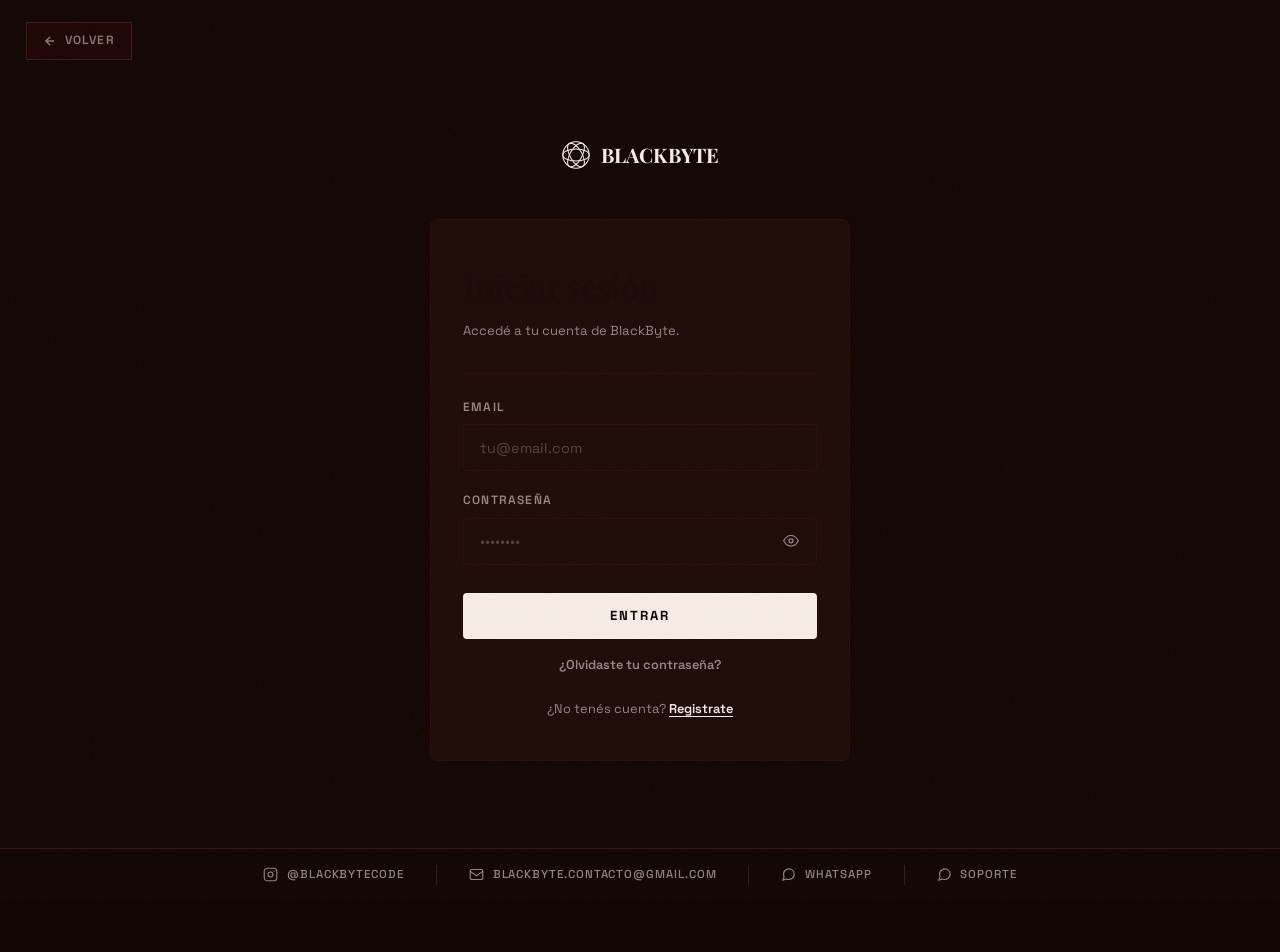
<file: dashboard.html>
﻿<!DOCTYPE html>
<html lang="es">
<head>
  <meta charset="UTF-8" />
  <meta name="viewport" content="width=device-width, initial-scale=1.0" />
  <title>Dashboard — BlackByte</title>
  <link rel="icon" type="image/svg+xml" href="favicon.svg" />
  <link rel="preconnect" href="https://fonts.googleapis.com" />
  <link rel="preconnect" href="https://fonts.gstatic.com" crossorigin />
  <link href="https://fonts.googleapis.com/css2?family=Playfair+Display:ital,wght@0,400;0,500;0,600;0,700;0,900;1,400;1,700&family=Space+Grotesk:wght@300;400;500;600;700&display=swap" rel="stylesheet" />
  <link rel="stylesheet" href="css/style.css" />
  <style>
    .dashboard-page { visibility: hidden; }
    .dashboard-page.ready { visibility: visible; }

    #navbar {
      background: rgba(40,6,6,0.95);
      backdrop-filter: blur(18px);
      border-bottom: 1px solid var(--border);
    }

    /* ── Header ─────────────────────────────────────── */
    .dashboard-header {
      padding: calc(var(--nav-height) + 2.5rem) 5% 2rem;
      border-bottom: 1px solid var(--border);
    }
    .d-label {
      font-size: 0.68rem; font-weight: 700;
      letter-spacing: 0.22em; text-transform: uppercase;
      color: var(--dim); margin-bottom: 0.5rem;
    }
    .dashboard-header h1 {
      font-family: 'Playfair Display', serif;
      font-size: clamp(2.4rem, 5vw, 4.2rem);
      line-height: 1; letter-spacing: 0.02em;
    }
    .dashboard-header h1 span { color: var(--dim); }

    .role-badge {
      display: inline-flex; align-items: center; gap: 0.4rem;
      padding: 0.25rem 0.75rem; margin-top: 0.75rem;
      font-size: 0.62rem; font-weight: 700; letter-spacing: 0.14em;
      text-transform: uppercase; border-radius: 2px;
      border: 1px solid var(--border-mid); color: var(--dim);
    }
    .role-badge.admin { border-color: rgba(255,200,0,0.3); color: rgba(255,200,0,0.8); }
    .role-badge::before {
      content: ''; width: 5px; height: 5px;
      border-radius: 50%; background: currentColor;
    }

    /* ── Grid ────────────────────────────────────────── */
    .dashboard-grid {
      padding: 2.5rem 5%; display: grid;
      grid-template-columns: repeat(3, 1fr);
      gap: 1.25rem; max-width: 1200px;
    }

    /* ── Cards ───────────────────────────────────────── */
    .dash-card {
      background: var(--gray); border: 1px solid var(--border);
      border-radius: 6px; padding: 1.75rem 1.5rem;
      transition: border-color var(--transition);
    }
    .dash-card:hover { border-color: var(--border-mid); }
    .dash-card.full-width { grid-column: 1 / -1; }

    .dash-card-header {
      display: flex; align-items: center;
      justify-content: space-between;
      margin-bottom: 1.4rem; padding-bottom: 1rem;
      border-bottom: 1px solid var(--border);
    }
    .dash-card-title {
      font-size: 0.66rem; font-weight: 700;
      letter-spacing: 0.2em; text-transform: uppercase; color: var(--dim);
    }
    .dash-card-icon { width: 18px; height: 18px; color: rgba(240,240,240,0.22); }

    /* ── Data rows ───────────────────────────────────── */
    .dash-data-list { display: flex; flex-direction: column; }
    .dash-data-row {
      display: flex; justify-content: space-between;
      align-items: center; gap: 1rem;
      padding: 0.75rem 0; border-bottom: 1px solid var(--border);
    }
    .dash-data-row:last-child { border-bottom: none; }
    .dash-data-key {
      font-size: 0.72rem; font-weight: 600;
      letter-spacing: 0.08em; text-transform: uppercase;
      color: var(--dim); flex-shrink: 0;
    }
    .dash-data-val {
      font-size: 0.85rem; font-weight: 500;
      color: var(--white); text-align: right; word-break: break-all;
    }
    .member-badge {
      display: inline-flex; align-items: center; gap: 0.4rem;
      padding: 0.3rem 0.7rem; margin-top: 1rem;
      font-size: 0.65rem; font-weight: 600;
      letter-spacing: 0.12em; text-transform: uppercase;
      border: 1px solid var(--border-mid); border-radius: 2px; color: var(--dim);
    }
    .member-badge::before {
      content: ''; width: 5px; height: 5px;
      border-radius: 50%; background: rgba(6,214,160,0.7);
    }

    /* ── Settings buttons ────────────────────────────── */
    .settings-actions { display: flex; flex-direction: column; gap: 0.65rem; }

    .settings-btn {
      display: flex; align-items: center; gap: 0.65rem;
      padding: 0.85rem 1.1rem; width: 100%;
      font-size: 0.78rem; font-weight: 600; letter-spacing: 0.06em;
      font-family: 'Space Grotesk', sans-serif;
      color: var(--dim); background: var(--gray-mid);
      border: 1px solid var(--border); border-radius: var(--radius);
      cursor: pointer; transition: border-color 0.2s, color 0.2s, background 0.2s;
      text-align: left;
    }
    .settings-btn:hover { border-color: var(--border-mid); color: var(--white); background: var(--gray-light); }
    .settings-btn.danger:hover { border-color: rgba(220,50,50,0.4); color: rgba(220,80,80,1); }
    .settings-btn svg { width: 15px; height: 15px; flex-shrink: 0; }

    /* ── Courses placeholder ─────────────────────────── */
    .coming-soon-badge {
      display: inline-flex; align-items: center;
      padding: 0.28rem 0.7rem; font-size: 0.62rem; font-weight: 700;
      letter-spacing: 0.14em; text-transform: uppercase;
      border: 1px solid var(--border-mid); border-radius: 2px;
      color: var(--dim); width: fit-content; margin-bottom: 0.75rem;
    }
    .dash-placeholder-text { font-size: 0.82rem; color: var(--dim); line-height: 1.7; }

    /* ── Admin panel ─────────────────────────────────── */
    .admin-section { display: none; }
    .admin-section.visible { display: block; }

    .admin-tabs {
      display: flex; gap: 0; border-bottom: 1px solid var(--border);
      margin-bottom: 2rem;
    }
    .admin-tab {
      padding: 0.7rem 1.25rem; font-size: 0.72rem; font-weight: 600;
      letter-spacing: 0.1em; text-transform: uppercase;
      font-family: 'Space Grotesk', sans-serif;
      background: none; border: none; border-bottom: 2px solid transparent;
      color: var(--dim); cursor: pointer; transition: color 0.2s;
      margin-bottom: -1px;
    }
    .admin-tab.active { color: var(--white); border-bottom-color: var(--white); }
    .admin-tab-content { display: none; }
    .admin-tab-content.active { display: flex; flex-direction: column; gap: 1.5rem; }

    /* Section blocks */
    .admin-block {
      border: 1px solid var(--border); border-radius: 6px; overflow: hidden;
    }
    .admin-block-header {
      display: flex; align-items: center; justify-content: space-between;
      padding: 0.85rem 1.25rem; background: rgba(255,255,255,0.02);
      border-bottom: 1px solid var(--border);
    }
    .admin-block-label {
      font-size: 0.65rem; font-weight: 700; letter-spacing: 0.18em;
      text-transform: uppercase; color: var(--dim);
    }
    .admin-block-body { padding: 1.25rem; display: flex; flex-direction: column; gap: 1rem; }

    /* Form */
    .form-row { display: grid; grid-template-columns: 1fr 1fr; gap: 1rem; }
    .form-row-3 { display: grid; grid-template-columns: 1fr 1fr 1fr; gap: 1rem; }
    .form-group { display: flex; flex-direction: column; gap: 0.4rem; }
    .form-group label {
      font-size: 0.65rem; font-weight: 700; letter-spacing: 0.12em;
      text-transform: uppercase; color: var(--dim);
    }
    .form-group input,
    .form-group select,
    .form-group textarea {
      background: var(--gray-mid); border: 1px solid var(--border);
      border-radius: var(--radius); padding: 0.75rem 1rem;
      font-size: 0.88rem; font-family: 'Space Grotesk', sans-serif;
      color: var(--white); transition: border-color 0.2s; resize: vertical;
    }
    .form-group input:focus, .form-group select:focus, .form-group textarea:focus {
      outline: none; border-color: var(--border-mid);
    }
    .form-group select option { background: var(--gray); }
    .form-hint { font-size: 0.72rem; color: rgba(240,240,240,0.3); margin-top: 0.2rem; }

    /* Upload zone */
    .upload-zone {
      border: 1px dashed var(--border); border-radius: var(--radius);
      padding: 1.5rem; text-align: center; cursor: pointer;
      transition: border-color 0.2s; position: relative; overflow: hidden;
    }
    .upload-zone:hover, .upload-zone.dragover { border-color: var(--border-mid); }
    .upload-zone-text { font-size: 0.78rem; color: var(--dim); }
    .upload-zone-text strong { display: block; color: var(--white); margin-bottom: 0.25rem; font-size: 0.82rem; }
    .thumb-preview-img {
      width: 100%; height: 140px; object-fit: cover;
      border-radius: 4px; display: none; margin-top: 0.75rem;
    }
    .upload-progress {
      font-size: 0.72rem; color: var(--dim); margin-top: 0.5rem; display: none;
    }

    /* Video preview */
    .video-preview-wrap {
      position: relative; padding-top: 56.25%; border-radius: 4px;
      overflow: hidden; background: #000; margin-top: 0.75rem; display: none;
    }
    .video-preview-wrap iframe { position: absolute; inset: 0; width: 100%; height: 100%; }

    /* Tag/list inputs */
    .tag-input-row { display: flex; gap: 0.5rem; }
    .tag-input-row input { flex: 1; }
    .btn-add-tag {
      padding: 0.75rem 1rem; background: var(--gray-mid); border: 1px solid var(--border);
      border-radius: var(--radius); color: var(--white); cursor: pointer;
      font-size: 1rem; font-weight: 700; transition: border-color 0.2s;
      flex-shrink: 0;
    }
    .btn-add-tag:hover { border-color: var(--border-mid); }
    .tag-list { list-style: none; display: flex; flex-direction: column; gap: 0.4rem; margin-top: 0.5rem; }
    .tag-list li {
      display: flex; align-items: center; justify-content: space-between;
      padding: 0.5rem 0.75rem; background: var(--gray-mid);
      border: 1px solid var(--border); border-radius: 3px;
      font-size: 0.82rem; gap: 0.5rem;
    }
    .tag-remove {
      background: none; border: none; color: rgba(220,80,80,0.5);
      cursor: pointer; font-size: 1rem; line-height: 1; flex-shrink: 0;
      transition: color 0.2s;
    }
    .tag-remove:hover { color: rgba(220,80,80,1); }

    /* Modules */
    .modules-list { display: flex; flex-direction: column; gap: 0.75rem; }
    .module-card {
      border: 1px solid var(--border); border-radius: 5px; overflow: hidden;
    }
    .module-header {
      display: flex; align-items: center; gap: 0.75rem;
      padding: 0.85rem 1rem; background: rgba(255,255,255,0.03);
      cursor: pointer;
    }
    .module-header:hover { background: rgba(255,255,255,0.05); }
    .module-number {
      font-size: 0.62rem; font-weight: 700; color: var(--dim);
      letter-spacing: 0.1em; flex-shrink: 0;
    }
    .module-title-text { flex: 1; font-size: 0.88rem; font-weight: 600; }
    .module-chevron { color: var(--dim); transition: transform 0.2s; flex-shrink: 0; }
    .module-card.open .module-chevron { transform: rotate(180deg); }
    .module-body { display: none; padding: 1rem; border-top: 1px solid var(--border); }
    .module-card.open .module-body { display: block; }
    .lessons-list { display: flex; flex-direction: column; gap: 0.5rem; margin-bottom: 0.75rem; }
    .lesson-item {
      border: 1px solid var(--border); border-radius: 4px; overflow: hidden;
    }
    .lesson-header {
      display: flex; align-items: center; gap: 0.65rem; padding: 0.65rem 0.85rem;
      background: rgba(255,255,255,0.02);
    }
    .lesson-type-badge {
      font-size: 0.58rem; font-weight: 700; letter-spacing: 0.1em;
      text-transform: uppercase; padding: 0.15rem 0.45rem;
      border-radius: 2px; flex-shrink: 0;
    }
    .lesson-type-badge.video { background: rgba(255,200,0,0.12); color: rgba(255,200,0,0.8); }
    .lesson-type-badge.texto { background: rgba(100,150,255,0.12); color: rgba(100,150,255,0.8); }
    .lesson-type-badge.pdf { background: rgba(255,100,100,0.12); color: rgba(255,120,120,0.8); }
    .lesson-title-text { flex: 1; font-size: 0.82rem; }
    .lesson-body { display: none; padding: 0.85rem; border-top: 1px solid var(--border); }
    .lesson-item.open .lesson-body { display: block; }
    .lesson-form { display: flex; flex-direction: column; gap: 0.75rem; }
    .type-selector { display: flex; gap: 0.5rem; }
    .type-btn {
      flex: 1; padding: 0.5rem; font-size: 0.72rem; font-weight: 600;
      letter-spacing: 0.06em; text-transform: uppercase;
      background: var(--gray-mid); border: 1px solid var(--border);
      border-radius: 3px; color: var(--dim); cursor: pointer; transition: all 0.2s;
      font-family: 'Space Grotesk', sans-serif;
    }
    .type-btn.active { border-color: var(--white); color: var(--white); }
    .lesson-field { display: none; }
    .lesson-field.visible { display: block; }
    .lesson-actions, .module-actions {
      display: flex; gap: 0.5rem; align-items: center; justify-content: flex-end;
      margin-top: 0.75rem;
    }
    .btn-ghost {
      padding: 0.5rem 0.9rem; font-size: 0.72rem; font-weight: 600;
      letter-spacing: 0.08em; text-transform: uppercase;
      background: none; border: 1px solid var(--border);
      border-radius: var(--radius); color: var(--dim); cursor: pointer;
      transition: border-color 0.2s, color 0.2s; font-family: 'Space Grotesk', sans-serif;
    }
    .btn-ghost:hover { border-color: var(--border-mid); color: var(--white); }
    .btn-ghost.danger:hover { border-color: rgba(220,50,50,0.4); color: rgba(220,80,80,1); }
    .pdf-uploaded-name { font-size: 0.78rem; color: rgba(6,214,160,0.8); margin-top: 0.35rem; }

    /* Toggles */
    .toggles-row { display: flex; gap: 1.5rem; flex-wrap: wrap; }
    .toggle-label {
      display: flex; align-items: center; gap: 0.6rem;
      font-size: 0.82rem; color: var(--dim); cursor: pointer;
    }
    .toggle-label input[type="checkbox"] {
      width: 16px; height: 16px; accent-color: var(--white);
    }

    /* Form actions */
    .form-actions { display: flex; gap: 0.75rem; align-items: center; }

    /* Course list */
    .course-list-admin { display: flex; flex-direction: column; gap: 0.75rem; }
    .course-item-admin {
      display: flex; align-items: center; justify-content: space-between;
      padding: 1rem 1.25rem; background: var(--gray-mid);
      border: 1px solid var(--border); border-radius: var(--radius); gap: 1rem;
    }
    .course-item-thumb {
      width: 56px; height: 38px; border-radius: 3px; object-fit: cover;
      background: var(--gray); flex-shrink: 0; border: 1px solid var(--border);
    }
    .course-item-info { flex: 1; min-width: 0; }
    .course-item-title {
      font-size: 0.88rem; font-weight: 600; color: var(--white);
      white-space: nowrap; overflow: hidden; text-overflow: ellipsis;
    }
    .course-item-meta { font-size: 0.72rem; color: var(--dim); margin-top: 0.2rem; }
    .course-item-actions { display: flex; gap: 0.4rem; align-items: center; flex-shrink: 0; }
    .course-status {
      font-size: 0.58rem; font-weight: 700; letter-spacing: 0.1em;
      text-transform: uppercase; padding: 0.2rem 0.55rem;
      border-radius: 2px; white-space: nowrap;
    }
    .course-status.published { color: rgba(6,214,160,0.9); border: 1px solid rgba(6,214,160,0.3); }
    .course-status.draft { color: var(--dim); border: 1px solid var(--border); }
    .course-action-btn {
      background: none; border: 1px solid var(--border); color: var(--dim);
      cursor: pointer; padding: 0.35rem 0.6rem; border-radius: 3px;
      transition: all 0.2s; font-size: 0.7rem; font-weight: 600;
      letter-spacing: 0.06em; text-transform: uppercase;
      font-family: 'Space Grotesk', sans-serif;
    }
    .course-action-btn:hover { border-color: var(--border-mid); color: var(--white); }
    .course-action-btn.danger:hover { border-color: rgba(220,50,50,0.4); color: rgba(220,80,80,1); }
    .course-action-btn svg { width: 13px; height: 13px; display: block; }
    .empty-state {
      text-align: center; padding: 2.5rem 1rem;
      color: var(--dim); font-size: 0.82rem;
    }
    @media (max-width: 768px) {
      .form-row, .form-row-3 { grid-template-columns: 1fr; }
    }

    /* ── Logout bar ──────────────────────────────────── */
    .dashboard-footer-bar {
      padding: 1.5rem 5% 4rem;
      display: flex; align-items: center; gap: 1rem;
    }
    .logout-btn-large {
      display: inline-flex; align-items: center; gap: 0.55rem;
      padding: 0.75rem 1.75rem; font-size: 0.78rem; font-weight: 600;
      letter-spacing: 0.1em; text-transform: uppercase;
      color: var(--dim); border: 1px solid var(--border);
      border-radius: var(--radius); background: none;
      cursor: pointer; font-family: 'Space Grotesk', sans-serif;
      transition: border-color 0.2s, color 0.2s;
    }
    .logout-btn-large:hover { border-color: var(--border-mid); color: var(--white); }
    .logout-btn-large svg { width: 15px; height: 15px; }

    /* ── Modals ──────────────────────────────────────── */
    .bb-modal-overlay {
      position: fixed; inset: 0; background: rgba(0,0,0,0.85);
      backdrop-filter: blur(6px); z-index: 8000;
      display: flex; align-items: center; justify-content: center;
      padding: 1rem; opacity: 0; pointer-events: none;
      transition: opacity 0.25s ease;
    }
    .bb-modal-overlay.open { opacity: 1; pointer-events: all; }

    .bb-modal {
      background: var(--gray); border: 1px solid var(--border-mid);
      border-radius: 8px; padding: 2rem; width: 100%;
      max-width: 420px; position: relative;
      transform: translateY(16px); transition: transform 0.25s ease;
    }
    .bb-modal-overlay.open .bb-modal { transform: translateY(0); }

    .bb-modal h3 {
      font-family: 'Playfair Display', serif; font-size: 1.6rem;
      letter-spacing: 0.04em; margin-bottom: 0.4rem;
    }
    .bb-modal p {
      font-size: 0.82rem; color: var(--dim);
      margin-bottom: 1.5rem; line-height: 1.6;
    }
    .bb-modal-close {
      position: absolute; top: 1rem; right: 1rem;
      background: none; border: none; color: var(--dim);
      cursor: pointer; font-size: 1.1rem; line-height: 1;
      transition: color 0.2s;
    }
    .bb-modal-close:hover { color: var(--white); }

    .bb-modal .form-group { margin-bottom: 1rem; }
    .bb-modal .form-group:last-of-type { margin-bottom: 1.5rem; }

    .bb-modal-msg {
      font-size: 0.8rem; padding: 0.6rem 0.9rem;
      border-radius: var(--radius); margin-bottom: 1rem;
      display: none; border: 1px solid;
    }
    .bb-modal-msg.error { color: rgba(220,80,80,1); border-color: rgba(220,80,80,0.3); background: rgba(220,80,80,0.07); }
    .bb-modal-msg.success { color: rgba(6,214,160,0.9); border-color: rgba(6,214,160,0.3); background: rgba(6,214,160,0.07); }
    .bb-modal-msg.visible { display: block; }

    .password-field { position: relative; }
    .password-field input { padding-right: 2.5rem; width: 100%; }
    .toggle-pass {
      position: absolute; right: 0.75rem; top: 50%; transform: translateY(-50%);
      background: none; border: none; color: var(--dim);
      cursor: pointer; padding: 0;
    }
    .toggle-pass svg { width: 16px; height: 16px; display: block; }

    .confirm-input {
      font-size: 0.82rem; color: var(--dim);
      background: var(--gray-mid); border: 1px solid rgba(220,80,80,0.4);
      border-radius: var(--radius); padding: 0.75rem 1rem;
      font-family: 'Space Grotesk', sans-serif; width: 100%;
      margin-bottom: 0.75rem; transition: border-color 0.2s;
    }
    .confirm-input:focus { outline: none; border-color: rgba(220,80,80,0.7); }

    /* ── Responsive ──────────────────────────────────── */
    @media (max-width: 1024px) {
      .dashboard-grid { grid-template-columns: repeat(2, 1fr); }
    }
    @media (max-width: 768px) {
      .dashboard-grid { grid-template-columns: 1fr; padding: 1.5rem 5%; }
      .form-row { grid-template-columns: 1fr; }
    }
    @media (max-width: 480px) {
      .dashboard-header h1 { font-size: 2.2rem; }
    }
  </style>
</head>
<body>

  <script src="js/auth.js"></script>
  <script>requireAuth();</script>

  <div class="dashboard-page" id="dashboard-page">

    <!-- NAV -->
    <nav id="navbar" aria-label="Navegación principal">
      <div class="nav-container">
        <a href="index.html" class="nav-logo" aria-label="BlackByte inicio">
          <svg viewBox="0 0 100 100" fill="none" stroke="currentColor" stroke-width="3.5">
            <circle cx="50" cy="50" r="44"/>
            <ellipse cx="50" cy="50" rx="44" ry="20"/>
            <ellipse cx="50" cy="50" rx="44" ry="20" transform="rotate(60 50 50)"/>
            <ellipse cx="50" cy="50" rx="44" ry="20" transform="rotate(120 50 50)"/>
          </svg>
          BLACKBYTE
        </a>
        <ul class="nav-links" role="list">
          <li><a href="index.html#services">Servicios</a></li>
          <li><a href="index.html#courses">Cursos</a></li>
          <li><a href="index.html#contact">Contacto</a></li>
        </ul>
        <div class="nav-right" id="nav-right-dash"></div>
        <button class="hamburger" id="hamburger" aria-label="Abrir menú"><span></span><span></span><span></span></button>
      </div>
    </nav>

    <!-- HEADER -->
    <header class="dashboard-header">
      <p class="d-label">Dashboard</p>
      <h1>Hola, <span id="user-name-heading">…</span></h1>
      <div class="role-badge" id="role-badge">Miembro activo</div>
    </header>

    <!-- GRID -->
    <main class="dashboard-grid" role="main">

      <!-- Mis datos -->
      <section class="dash-card reveal">
        <div class="dash-card-header">
          <span class="dash-card-title">Mis datos</span>
          <svg class="dash-card-icon" viewBox="0 0 24 24" fill="none" stroke="currentColor" stroke-width="1.8">
            <path d="M20 21v-2a4 4 0 0 0-4-4H8a4 4 0 0 0-4 4v2"/><circle cx="12" cy="7" r="4"/>
          </svg>
        </div>
        <div class="dash-data-list">
          <div class="dash-data-row">
            <span class="dash-data-key">Nombre</span>
            <span class="dash-data-val" id="data-name">—</span>
          </div>
          <div class="dash-data-row">
            <span class="dash-data-key">Email</span>
            <span class="dash-data-val" id="data-email">—</span>
          </div>
          <div class="dash-data-row">
            <span class="dash-data-key">Rol</span>
            <span class="dash-data-val" id="data-role">—</span>
          </div>
          <div class="dash-data-row">
            <span class="dash-data-key">Estado</span>
            <span class="dash-data-val" style="color:#06d6a0;">Activo</span>
          </div>
        </div>
        <div class="member-badge">Miembro activo</div>
      </section>

      <!-- Mis cursos -->
      <section class="dash-card reveal">
        <div class="dash-card-header">
          <span class="dash-card-title">Mis cursos</span>
          <svg class="dash-card-icon" viewBox="0 0 24 24" fill="none" stroke="currentColor" stroke-width="1.8">
            <path d="M2 3h6a4 4 0 0 1 4 4v14a3 3 0 0 0-3-3H2z"/>
            <path d="M22 3h-6a4 4 0 0 0-4 4v14a3 3 0 0 1 3-3h7z"/>
          </svg>
        </div>
        <span class="coming-soon-badge">Próximamente</span>
        <p class="dash-placeholder-text">Los cursos estarán disponibles próximamente. Vas a poder acceder a todo el contenido desde acá.</p>
      </section>

      <!-- Ajustes de cuenta -->
      <section class="dash-card reveal">
        <div class="dash-card-header">
          <span class="dash-card-title">Ajustes de cuenta</span>
          <svg class="dash-card-icon" viewBox="0 0 24 24" fill="none" stroke="currentColor" stroke-width="1.8">
            <circle cx="12" cy="12" r="3"/>
            <path d="M19.4 15a1.65 1.65 0 0 0 .33 1.82l.06.06a2 2 0 0 1-2.83 2.83l-.06-.06a1.65 1.65 0 0 0-1.82-.33 1.65 1.65 0 0 0-1 1.51V21a2 2 0 0 1-4 0v-.09A1.65 1.65 0 0 0 9 19.4a1.65 1.65 0 0 0-1.82.33l-.06.06a2 2 0 0 1-2.83-2.83l.06-.06A1.65 1.65 0 0 0 4.68 15a1.65 1.65 0 0 0-1.51-1H3a2 2 0 0 1 0-4h.09A1.65 1.65 0 0 0 4.6 9a1.65 1.65 0 0 0-.33-1.82l-.06-.06a2 2 0 0 1 2.83-2.83l.06.06A1.65 1.65 0 0 0 9 4.68a1.65 1.65 0 0 0 1-1.51V3a2 2 0 0 1 4 0v.09a1.65 1.65 0 0 0 1 1.51 1.65 1.65 0 0 0 1.82-.33l.06-.06a2 2 0 0 1 2.83 2.83l-.06.06A1.65 1.65 0 0 0 19.4 9a1.65 1.65 0 0 0 1.51 1H21a2 2 0 0 1 0 4h-.09a1.65 1.65 0 0 0-1.51 1z"/>
          </svg>
        </div>
        <div class="settings-actions">
          <button class="settings-btn" id="btn-change-pass">
            <svg viewBox="0 0 24 24" fill="none" stroke="currentColor" stroke-width="1.8"><rect x="3" y="11" width="18" height="11" rx="2"/><path d="M7 11V7a5 5 0 0 1 10 0v4"/></svg>
            Cambiar contraseña
          </button>
          <button class="settings-btn danger" id="btn-delete-account">
            <svg viewBox="0 0 24 24" fill="none" stroke="currentColor" stroke-width="1.8"><polyline points="3 6 5 6 21 6"/><path d="M19 6l-1 14a2 2 0 0 1-2 2H8a2 2 0 0 1-2-2L5 6"/><path d="M10 11v6M14 11v6"/><path d="M9 6V4a1 1 0 0 1 1-1h4a1 1 0 0 1 1 1v2"/></svg>
            Eliminar cuenta
          </button>
        </div>
      </section>

      <!-- ADMIN PANEL -->
      <section class="dash-card full-width admin-section" id="admin-panel">
        <div class="dash-card-header">
          <span class="dash-card-title">Panel de Administración</span>
          <svg class="dash-card-icon" viewBox="0 0 24 24" fill="none" stroke="rgba(255,200,0,0.5)" stroke-width="1.8">
            <polygon points="12 2 15.09 8.26 22 9.27 17 14.14 18.18 21.02 12 17.77 5.82 21.02 7 14.14 2 9.27 8.91 8.26 12 2"/>
          </svg>
        </div>

        <div class="admin-tabs">
          <button class="admin-tab active" data-tab="create">Editor de cursos</button>
          <button class="admin-tab" data-tab="list">Mis cursos</button>
        </div>

        <!-- ══ TAB: EDITOR DE CURSO ══ -->
        <div class="admin-tab-content active" id="tab-create">

          <!-- 01 Info básica -->
          <div class="admin-block">
            <div class="admin-block-header">
              <span class="admin-block-label">01 — Información básica</span>
            </div>
            <div class="admin-block-body">
              <div class="form-row">
                <div class="form-group">
                  <label>Título del curso</label>
                  <input type="text" id="c-title" placeholder="Ej: Desarrollo Web desde cero" />
                </div>
                <div class="form-group">
                  <label>Nivel</label>
                  <select id="c-level">
                    <option>Principiante</option>
                    <option>Intermedio</option>
                    <option>Avanzado</option>
                  </select>
                </div>
              </div>
              <div class="form-row-3">
                <div class="form-group">
                  <label>Categoría</label>
                  <input type="text" id="c-category" placeholder="Ej: Programación" />
                </div>
                <div class="form-group">
                  <label>Duración total</label>
                  <input type="text" id="c-duration" placeholder="Ej: 12 horas" />
                </div>
                <div class="form-group">
                  <label>Precio (USD)</label>
                  <input type="number" id="c-price" placeholder="0" min="0" step="0.01" />
                </div>
              </div>
              <div class="form-group">
                <label>Resumen corto <span class="form-hint">(para cards — máx 300 caracteres)</span></label>
                <textarea id="c-short-desc" rows="2" placeholder="Una línea que describa el curso..."></textarea>
              </div>
              <div class="form-group">
                <label>Descripción completa</label>
                <textarea id="c-desc" rows="5" placeholder="Describí en detalle qué cubre el curso, para quién es, qué van a lograr..."></textarea>
              </div>
            </div>
          </div>

          <!-- 02 Media -->
          <div class="admin-block">
            <div class="admin-block-header">
              <span class="admin-block-label">02 — Media</span>
            </div>
            <div class="admin-block-body">
              <div class="form-row">
                <div class="form-group">
                  <label>Imagen de portada</label>
                  <div class="upload-zone" id="thumb-zone">
                    <div class="upload-zone-text">
                      <strong>Subir imagen</strong>
                      JPG, PNG, WEBP — máx 5MB
                    </div>
                    <img id="thumb-preview" class="thumb-preview-img" alt="preview" />
                    <p class="upload-progress" id="thumb-progress">Subiendo...</p>
                  </div>
                  <input type="file" id="thumb-file" accept="image/*" style="display:none;" />
                  <div style="margin: 0.5rem 0; font-size:0.72rem; color:var(--dim); text-align:center;">o pegá una URL</div>
                  <input type="url" id="c-thumbnail-url" placeholder="https://..." />
                </div>
                <div class="form-group">
                  <label>Video de presentación <span class="form-hint">(YouTube)</span></label>
                  <input type="url" id="c-preview-video" placeholder="https://youtube.com/watch?v=..." />
                  <div class="video-preview-wrap" id="video-preview-wrap">
                    <iframe id="video-preview-frame" frameborder="0" allow="accelerometer; autoplay; clipboard-write; encrypted-media; gyroscope; picture-in-picture" allowfullscreen></iframe>
                  </div>
                  <p class="form-hint" style="margin-top:0.5rem;">El video de presentación es el preview gratuito del curso.</p>
                </div>
              </div>
            </div>
          </div>

          <!-- 03 Objetivos y Requisitos -->
          <div class="admin-block">
            <div class="admin-block-header">
              <span class="admin-block-label">03 — Objetivos y requisitos</span>
            </div>
            <div class="admin-block-body">
              <div class="form-row">
                <div class="form-group">
                  <label>¿Qué van a aprender?</label>
                  <div class="tag-input-row">
                    <input type="text" id="objective-input" placeholder="Agregar objetivo..." />
                    <button type="button" class="btn-add-tag" id="btn-add-obj">+</button>
                  </div>
                  <ul class="tag-list" id="objectives-list"></ul>
                </div>
                <div class="form-group">
                  <label>Requisitos previos</label>
                  <div class="tag-input-row">
                    <input type="text" id="requirement-input" placeholder="Agregar requisito..." />
                    <button type="button" class="btn-add-tag" id="btn-add-req">+</button>
                  </div>
                  <ul class="tag-list" id="requirements-list"></ul>
                </div>
              </div>
            </div>
          </div>

          <!-- 04 Módulos y lecciones -->
          <div class="admin-block">
            <div class="admin-block-header">
              <span class="admin-block-label">04 — Contenido del curso</span>
              <button type="button" class="btn-ghost" id="btn-add-module">+ Nuevo módulo</button>
            </div>
            <div class="admin-block-body" style="gap:0.5rem;">
              <div class="modules-list" id="modules-list"></div>
              <p class="form-hint" id="modules-empty-hint">No hay módulos todavía. Hacé click en "Nuevo módulo" para empezar.</p>
            </div>
          </div>

          <!-- 05 Configuración -->
          <div class="admin-block">
            <div class="admin-block-header">
              <span class="admin-block-label">05 — Configuración</span>
            </div>
            <div class="admin-block-body">
              <div class="toggles-row">
                <label class="toggle-label">
                  <input type="checkbox" id="c-published" />
                  <span>Publicar curso</span>
                </label>
                <label class="toggle-label">
                  <input type="checkbox" id="c-featured" />
                  <span>Destacado</span>
                </label>
              </div>
            </div>
          </div>

          <div id="course-form-msg" class="bb-modal-msg"></div>
          <div class="form-actions">
            <button class="btn" id="btn-save-course">Guardar curso</button>
            <button class="btn-ghost" id="btn-cancel-edit" style="display:none;">Cancelar edición</button>
          </div>

        </div>

        <!-- ══ TAB: MIS CURSOS ══ -->
        <div class="admin-tab-content" id="tab-list">
          <div class="course-list-admin" id="admin-course-list">
            <div class="empty-state">Cargando cursos...</div>
          </div>
        </div>

      </section>

    </main>

    <!-- LOGOUT -->
    <div class="dashboard-footer-bar">
      <button class="logout-btn-large" id="logout-btn">
        <svg viewBox="0 0 24 24" fill="none" stroke="currentColor" stroke-width="1.8">
          <path d="M9 21H5a2 2 0 0 1-2-2V5a2 2 0 0 1 2-2h4"/>
          <polyline points="16 17 21 12 16 7"/>
          <line x1="21" y1="12" x2="9" y2="12"/>
        </svg>
        Cerrar sesión
      </button>
    </div>

    <footer>
      <a href="index.html" class="footer-logo">
        <svg viewBox="0 0 100 100" fill="none" stroke="currentColor" stroke-width="3.5">
          <circle cx="50" cy="50" r="44"/>
          <ellipse cx="50" cy="50" rx="44" ry="20"/>
          <ellipse cx="50" cy="50" rx="44" ry="20" transform="rotate(60 50 50)"/>
          <ellipse cx="50" cy="50" rx="44" ry="20" transform="rotate(120 50 50)"/>
        </svg>
        BLACKBYTE
      </a>
      <p class="footer-copy">© 2025 BlackByte. Todos los derechos reservados.</p>
    </footer>

  </div>

  <!-- ═══════════ MODAL: Cambiar contraseña ═══════════ -->
  <div class="bb-modal-overlay" id="modal-pass" role="dialog" aria-modal="true">
    <div class="bb-modal">
      <button class="bb-modal-close" data-close="modal-pass">✕</button>
      <h3>Cambiar contraseña</h3>
      <p>Ingresá tu contraseña actual y luego la nueva.</p>
      <div id="modal-pass-msg" class="bb-modal-msg"></div>
      <div class="form-group">
        <label>Contraseña actual</label>
        <div class="password-field">
          <input type="password" id="pass-current" placeholder="••••••••" />
          <button type="button" class="toggle-pass" data-target="pass-current">
            <svg viewBox="0 0 24 24" fill="none" stroke="currentColor" stroke-width="1.8"><path d="M1 12s4-8 11-8 11 8 11 8-4 8-11 8-11-8-11-8z"/><circle cx="12" cy="12" r="3"/></svg>
          </button>
        </div>
      </div>
      <div class="form-group">
        <label>Nueva contraseña</label>
        <div class="password-field">
          <input type="password" id="pass-new" placeholder="Mínimo 6 caracteres" />
          <button type="button" class="toggle-pass" data-target="pass-new">
            <svg viewBox="0 0 24 24" fill="none" stroke="currentColor" stroke-width="1.8"><path d="M1 12s4-8 11-8 11 8 11 8-4 8-11 8-11-8-11-8z"/><circle cx="12" cy="12" r="3"/></svg>
          </button>
        </div>
      </div>
      <div class="form-group">
        <label>Confirmar nueva contraseña</label>
        <div class="password-field">
          <input type="password" id="pass-confirm" placeholder="Repetí la nueva contraseña" />
        </div>
      </div>
      <button class="btn" id="btn-save-pass" style="width:100%;">Guardar cambios</button>
    </div>
  </div>

  <!-- ═══════════ MODAL: Eliminar cuenta ═══════════ -->
  <div class="bb-modal-overlay" id="modal-delete" role="dialog" aria-modal="true">
    <div class="bb-modal">
      <button class="bb-modal-close" data-close="modal-delete">✕</button>
      <h3>Eliminar cuenta</h3>
      <p>Esta acción es <strong style="color:rgba(220,80,80,0.9)">irreversible</strong>. Se borrarán todos tus datos permanentemente.</p>
      <div id="modal-delete-msg" class="bb-modal-msg"></div>
      <div class="form-group">
        <label>Escribí <strong>ELIMINAR</strong> para confirmar</label>
        <input type="text" id="delete-confirm-text" class="confirm-input" placeholder="ELIMINAR" />
      </div>
      <div class="form-group">
        <label>Contraseña</label>
        <div class="password-field">
          <input type="password" id="delete-pass" placeholder="••••••••" />
          <button type="button" class="toggle-pass" data-target="delete-pass">
            <svg viewBox="0 0 24 24" fill="none" stroke="currentColor" stroke-width="1.8"><path d="M1 12s4-8 11-8 11 8 11 8-4 8-11 8-11-8-11-8z"/><circle cx="12" cy="12" r="3"/></svg>
          </button>
        </div>
      </div>
      <button class="btn danger-btn" id="btn-confirm-delete" style="width:100%;background:rgba(220,50,50,0.15);border-color:rgba(220,50,50,0.4);color:rgba(220,80,80,1);">
        Eliminar cuenta permanentemente
      </button>
    </div>
  </div>

  <!-- ═══════════ CONTACT BAR ═══════════ -->
  <nav class="contact-bar" aria-label="Contacto rápido">
    <a href="https://www.instagram.com/blackbytecode/" target="_blank" rel="noopener noreferrer" class="contact-bar-item">
      <svg viewBox="0 0 24 24" fill="none" stroke="currentColor" stroke-width="1.8"><rect x="2" y="2" width="20" height="20" rx="5"/><circle cx="12" cy="12" r="4"/><circle cx="17.5" cy="6.5" r="1" fill="currentColor" stroke="none"/></svg>
      <span>@blackbytecode</span>
    </a>
    <div class="contact-bar-divider"></div>
    <a href="mailto:blackbyte.contacto@gmail.com" class="contact-bar-item">
      <svg viewBox="0 0 24 24" fill="none" stroke="currentColor" stroke-width="1.8"><rect x="2" y="4" width="20" height="16" rx="2"/><path d="M22 7l-10 7L2 7"/></svg>
      <span>blackbyte.contacto@gmail.com</span>
    </a>
    <div class="contact-bar-divider"></div>
    <a href="https://wa.me/5491135962017?text=Hola%20BlackByte%2C%20vi%20su%20p%C3%A1gina%20y%20me%20gustar%C3%ADa%20consultar%20sobre%20sus%20servicios." target="_blank" rel="noopener noreferrer" class="contact-bar-item">
      <svg viewBox="0 0 24 24" fill="none" stroke="currentColor" stroke-width="1.8"><path d="M21 11.5a8.38 8.38 0 0 1-.9 3.8 8.5 8.5 0 0 1-7.6 4.7 8.38 8.38 0 0 1-3.8-.9L3 21l1.9-5.7a8.38 8.38 0 0 1-.9-3.8 8.5 8.5 0 0 1 4.7-7.6 8.38 8.38 0 0 1 3.8-.9h.5a8.48 8.48 0 0 1 8 8v.5z"/></svg>
      <span>WhatsApp</span>
    </a>
    <div class="contact-bar-divider"></div>
    <a href="https://wa.me/5491165313048?text=Hola%20BlackByte%2C%20necesito%20soporte." target="_blank" rel="noopener noreferrer" class="contact-bar-item">
      <svg viewBox="0 0 24 24" fill="none" stroke="currentColor" stroke-width="1.8"><path d="M21 11.5a8.38 8.38 0 0 1-.9 3.8 8.5 8.5 0 0 1-7.6 4.7 8.38 8.38 0 0 1-3.8-.9L3 21l1.9-5.7a8.38 8.38 0 0 1-.9-3.8 8.5 8.5 0 0 1 4.7-7.6 8.38 8.38 0 0 1 3.8-.9h.5a8.48 8.48 0 0 1 8 8v.5z"/></svg>
      <span>Soporte</span>
    </a>
  </nav>

  <script src="js/main.js"></script>
  <script>
  (function () {
    const session = getSession();
    if (!session) return;

    function esc(s) {
      return String(s||'').replace(/&/g,'&amp;').replace(/</g,'&lt;').replace(/>/g,'&gt;').replace(/"/g,'&quot;');
    }

    /* ── Populate data ──────────────────────────────── */
    document.getElementById('user-name-heading').textContent = session.name;
    document.getElementById('data-name').textContent  = session.name;
    document.getElementById('data-email').textContent = session.email;
    document.getElementById('data-role').textContent  = session.role === 'admin' ? 'Administrador' : 'Usuario';

    const roleBadge = document.getElementById('role-badge');
    if (session.role === 'admin') {
      roleBadge.textContent = 'Administrador';
      roleBadge.classList.add('admin');
      document.getElementById('admin-panel').classList.add('visible');
      loadAdminCourses();
    }

    /* Nav right */
    const navRight = document.getElementById('nav-right-dash');
    navRight.innerHTML = `<span class="nav-user-name">${esc(session.name)}</span><button class="nav-logout" id="nav-logout-btn">Salir</button>`;
    document.getElementById('nav-logout-btn').addEventListener('click', logout);
    document.getElementById('logout-btn').addEventListener('click', logout);

    document.getElementById('dashboard-page').classList.add('ready');

    /* ── Modal helpers ──────────────────────────────── */
    function openModal(id) { document.getElementById(id).classList.add('open'); }
    function closeModal(id) {
      document.getElementById(id).classList.remove('open');
      document.getElementById(id).querySelectorAll('input').forEach(i => i.value = '');
      const msg = document.getElementById(id).querySelector('.bb-modal-msg');
      if (msg) { msg.className = 'bb-modal-msg'; msg.textContent = ''; }
    }
    function showMsg(id, text, type) {
      const el = document.getElementById(id);
      el.textContent = text;
      el.className = `bb-modal-msg ${type} visible`;
    }
    function setLoading(btn, loading) {
      btn.disabled = loading;
      btn.textContent = loading ? 'Procesando...' : btn.dataset.label;
    }

    document.querySelectorAll('.bb-modal-close').forEach(btn => {
      btn.addEventListener('click', () => closeModal(btn.dataset.close));
    });
    document.querySelectorAll('.bb-modal-overlay').forEach(overlay => {
      overlay.addEventListener('click', e => { if (e.target === overlay) closeModal(overlay.id); });
    });
    document.addEventListener('keydown', e => {
      if (e.key === 'Escape') document.querySelectorAll('.bb-modal-overlay.open').forEach(m => closeModal(m.id));
    });

    /* Toggle password visibility */
    document.querySelectorAll('.toggle-pass').forEach(btn => {
      btn.addEventListener('click', () => {
        const input = document.getElementById(btn.dataset.target);
        input.type = input.type === 'password' ? 'text' : 'password';
      });
    });

    /* ── Open modals ────────────────────────────────── */
    document.getElementById('btn-change-pass').dataset.label = 'Guardar cambios';
    document.getElementById('btn-save-pass').dataset.label   = 'Guardar cambios';
    document.getElementById('btn-confirm-delete').dataset.label = 'Eliminar cuenta permanentemente';

    document.getElementById('btn-change-pass').addEventListener('click', () => openModal('modal-pass'));
document.getElementById('btn-delete-account').addEventListener('click', () => openModal('modal-delete'));

    /* ── Cambiar contraseña ─────────────────────────── */
    document.getElementById('btn-save-pass').addEventListener('click', async () => {
      const btn      = document.getElementById('btn-save-pass');
      const current  = document.getElementById('pass-current').value.trim();
      const newPass  = document.getElementById('pass-new').value.trim();
      const confirm  = document.getElementById('pass-confirm').value.trim();

      if (!current || !newPass || !confirm) return showMsg('modal-pass-msg','Completá todos los campos.','error');
      if (newPass.length < 6) return showMsg('modal-pass-msg','La nueva contraseña debe tener al menos 6 caracteres.','error');
      if (newPass !== confirm) return showMsg('modal-pass-msg','Las contraseñas no coinciden.','error');

      setLoading(btn, true);
      const res = await changePassword(current, newPass);
      setLoading(btn, false);

      if (res.ok) {
        showMsg('modal-pass-msg', '✓ Contraseña actualizada correctamente.', 'success');
        setTimeout(() => closeModal('modal-pass'), 1800);
      } else {
        showMsg('modal-pass-msg', res.error, 'error');
      }
    });

    /* ── Eliminar cuenta ────────────────────────────── */
    document.getElementById('btn-confirm-delete').addEventListener('click', async () => {
      const btn      = document.getElementById('btn-confirm-delete');
      const confirm  = document.getElementById('delete-confirm-text').value.trim();
      const pass     = document.getElementById('delete-pass').value.trim();

      if (confirm !== 'ELIMINAR') return showMsg('modal-delete-msg','Escribí exactamente ELIMINAR para confirmar.','error');
      if (!pass) return showMsg('modal-delete-msg','Ingresá tu contraseña.','error');

      setLoading(btn, true);
      const res = await deleteAccount(pass);
      setLoading(btn, false);

      if (res.ok) {
        showMsg('modal-delete-msg', 'Cuenta eliminada. Redirigiendo...', 'success');
        setTimeout(() => { logout(); }, 1500);
      } else {
        showMsg('modal-delete-msg', res.error, 'error');
      }
    });

    /* ══════════════════════════════════════════════════
       ADMIN PANEL
    ══════════════════════════════════════════════════ */
    if (session.role !== 'admin') return;

    const API = 'http://localhost:5000/api';
    const token = localStorage.getItem('bb_token');
    const authH = { 'Authorization': 'Bearer ' + token, 'Content-Type': 'application/json' };

    /* ── Tabs ─────────────────────────────────────── */
    document.querySelectorAll('.admin-tab').forEach(tab => {
      tab.addEventListener('click', () => {
        document.querySelectorAll('.admin-tab').forEach(t => t.classList.remove('active'));
        document.querySelectorAll('.admin-tab-content').forEach(c => c.classList.remove('active'));
        tab.classList.add('active');
        document.getElementById('tab-' + tab.dataset.tab).classList.add('active');
        if (tab.dataset.tab === 'list') loadAdminCourses();
      });
    });

    /* ── Estado del editor ────────────────────────── */
    let editingCourseId = null;
    let modules = [];        // [{title, description, lessons:[{title,type,content,videoUrl,fileUrl,fileName,free}]}]
    let objectives = [];
    let requirements = [];

    /* ── Helpers ──────────────────────────────────── */
    function showFormMsg(text, type) {
      const el = document.getElementById('course-form-msg');
      el.textContent = text;
      el.className = `bb-modal-msg ${type} visible`;
      if (type === 'success') setTimeout(() => { el.className = 'bb-modal-msg'; }, 3500);
    }

    function getYoutubeEmbedUrl(url) {
      const m = url.match(/(?:youtube\.com\/watch\?v=|youtu\.be\/)([^&\s]+)/);
      return m ? `https://www.youtube.com/embed/${m[1]}` : null;
    }

    /* ── Thumbnail upload ─────────────────────────── */
    const thumbZone  = document.getElementById('thumb-zone');
    const thumbFile  = document.getElementById('thumb-file');
    const thumbPrev  = document.getElementById('thumb-preview');
    const thumbProg  = document.getElementById('thumb-progress');
    const thumbUrlIn = document.getElementById('c-thumbnail-url');

    thumbZone.addEventListener('click', () => thumbFile.click());
    thumbZone.addEventListener('dragover', e => { e.preventDefault(); thumbZone.classList.add('dragover'); });
    thumbZone.addEventListener('dragleave', () => thumbZone.classList.remove('dragover'));
    thumbZone.addEventListener('drop', e => {
      e.preventDefault(); thumbZone.classList.remove('dragover');
      if (e.dataTransfer.files[0]) handleThumbUpload(e.dataTransfer.files[0]);
    });
    thumbFile.addEventListener('change', () => { if (thumbFile.files[0]) handleThumbUpload(thumbFile.files[0]); });

    async function handleThumbUpload(file) {
      thumbProg.style.display = 'block';
      thumbProg.textContent = 'Subiendo...';
      const fd = new FormData(); fd.append('file', file);
      try {
        const res = await fetch(`${API}/upload/image`, { method: 'POST', headers: { 'Authorization': 'Bearer ' + token }, body: fd });
        const data = await res.json();
        if (data.ok) {
          thumbUrlIn.value = data.url;
          thumbPrev.src = data.url;
          thumbPrev.style.display = 'block';
          thumbProg.textContent = '✓ Imagen subida';
        } else { thumbProg.textContent = 'Error: ' + data.error; }
      } catch { thumbProg.textContent = 'Error al subir.'; }
    }

    thumbUrlIn.addEventListener('input', () => {
      const v = thumbUrlIn.value.trim();
      if (v) { thumbPrev.src = v; thumbPrev.style.display = 'block'; }
      else   { thumbPrev.style.display = 'none'; }
    });

    /* ── Video preview ────────────────────────────── */
    document.getElementById('c-preview-video').addEventListener('input', function() {
      const embed = getYoutubeEmbedUrl(this.value.trim());
      const wrap  = document.getElementById('video-preview-wrap');
      const frame = document.getElementById('video-preview-frame');
      if (embed) { frame.src = embed; wrap.style.display = 'block'; }
      else        { wrap.style.display = 'none'; frame.src = ''; }
    });

    /* ── Tag lists (objetivos / requisitos) ───────── */
    function renderTagList(listId, arr) {
      const ul = document.getElementById(listId);
      ul.innerHTML = arr.map((item, i) => `
        <li>
          <span>${esc(item)}</span>
          <button class="tag-remove" data-i="${i}" data-list="${listId}">✕</button>
        </li>`).join('');
      ul.querySelectorAll('.tag-remove').forEach(btn => {
        btn.addEventListener('click', () => {
          if (btn.dataset.list === 'objectives-list') objectives.splice(+btn.dataset.i, 1);
          else requirements.splice(+btn.dataset.i, 1);
          renderTagList(btn.dataset.list, btn.dataset.list === 'objectives-list' ? objectives : requirements);
        });
      });
    }

    function setupTagInput(inputId, btnId, arr, listId) {
      const input = document.getElementById(inputId);
      const add = () => {
        const v = input.value.trim();
        if (!v) return;
        arr.push(v); input.value = '';
        renderTagList(listId, arr);
      };
      document.getElementById(btnId).addEventListener('click', add);
      input.addEventListener('keydown', e => { if (e.key === 'Enter') { e.preventDefault(); add(); } });
    }
    setupTagInput('objective-input',   'btn-add-obj', objectives,   'objectives-list');
    setupTagInput('requirement-input', 'btn-add-req', requirements, 'requirements-list');

    /* ── Módulos y lecciones ──────────────────────── */
    function renderModules() {
      const list  = document.getElementById('modules-list');
      const hint  = document.getElementById('modules-empty-hint');
      hint.style.display = modules.length ? 'none' : 'block';
      list.innerHTML = '';
      modules.forEach((mod, mi) => {
        const card = document.createElement('div');
        card.className = 'module-card open';
        card.innerHTML = `
          <div class="module-header">
            <span class="module-number">MÓDULO ${String(mi+1).padStart(2,'0')}</span>
            <span class="module-title-text">${esc(mod.title || 'Sin título')}</span>
            <svg class="module-chevron" viewBox="0 0 24 24" fill="none" stroke="currentColor" stroke-width="2" width="14" height="14"><polyline points="6 9 12 15 18 9"/></svg>
          </div>
          <div class="module-body">
            <div class="form-group" style="margin-bottom:0.75rem;">
              <label>Título del módulo</label>
              <input type="text" value="${esc(mod.title)}" data-mi="${mi}" data-field="title" class="module-field" placeholder="Ej: Introducción" />
            </div>
            <div class="form-group" style="margin-bottom:1rem;">
              <label>Descripción del módulo (opcional)</label>
              <textarea rows="2" data-mi="${mi}" data-field="description" class="module-field" placeholder="Breve descripción...">${esc(mod.description)}</textarea>
            </div>
            <div class="lessons-list" id="lessons-${mi}"></div>
            <div class="module-actions">
              <button type="button" class="btn-ghost btn-add-lesson" data-mi="${mi}">+ Agregar lección</button>
              <button type="button" class="btn-ghost danger btn-del-module" data-mi="${mi}">Eliminar módulo</button>
            </div>
          </div>`;
        card.querySelector('.module-header').addEventListener('click', e => {
          if (e.target.closest('input, textarea, button')) return;
          card.classList.toggle('open');
        });
        card.querySelectorAll('.module-field').forEach(el => {
          el.addEventListener('input', () => { modules[+el.dataset.mi][el.dataset.field] = el.value; });
        });
        card.querySelector('.btn-add-lesson').addEventListener('click', () => {
          modules[mi].lessons.push({ title: '', type: 'video', content: '', videoUrl: '', fileUrl: '', fileName: '', free: false });
          renderModules();
        });
        card.querySelector('.btn-del-module').addEventListener('click', () => {
          if (!confirm('¿Eliminar este módulo y todas sus lecciones?')) return;
          modules.splice(mi, 1); renderModules();
        });
        list.appendChild(card);
        renderLessons(mi);
      });
    }

    function renderLessons(mi) {
      const container = document.getElementById(`lessons-${mi}`);
      if (!container) return;
      container.innerHTML = '';
      modules[mi].lessons.forEach((les, li) => {
        const item = document.createElement('div');
        item.className = 'lesson-item open';
        item.innerHTML = `
          <div class="lesson-header">
            <span class="lesson-type-badge ${les.type}">${les.type.toUpperCase()}</span>
            <span class="lesson-title-text">${esc(les.title || 'Nueva lección')}</span>
          </div>
          <div class="lesson-body">
            <div class="lesson-form">
              <div class="form-row">
                <div class="form-group">
                  <label>Título de la lección</label>
                  <input type="text" value="${esc(les.title)}" class="les-field" data-field="title" placeholder="Ej: Introducción al tema" />
                </div>
                <div class="form-group">
                  <label>Tipo</label>
                  <div class="type-selector">
                    <button type="button" class="type-btn ${les.type==='video'?'active':''}" data-type="video">Video</button>
                    <button type="button" class="type-btn ${les.type==='texto'?'active':''}" data-type="texto">Texto</button>
                    <button type="button" class="type-btn ${les.type==='pdf'?'active':''}" data-type="pdf">PDF</button>
                  </div>
                </div>
              </div>
              <div class="lesson-field ${les.type==='video'?'visible':''}" data-show="video">
                <div class="form-group">
                  <label>URL de YouTube</label>
                  <input type="url" value="${esc(les.videoUrl)}" class="les-field" data-field="videoUrl" placeholder="https://youtube.com/watch?v=..." />
                </div>
              </div>
              <div class="lesson-field ${les.type==='texto'?'visible':''}" data-show="texto">
                <div class="form-group">
                  <label>Contenido de la lección</label>
                  <textarea rows="6" class="les-field" data-field="content" placeholder="Escribí el contenido completo acá...">${esc(les.content)}</textarea>
                </div>
              </div>
              <div class="lesson-field ${les.type==='pdf'?'visible':''}" data-show="pdf">
                <div class="form-group">
                  <label>Archivo PDF</label>
                  <button type="button" class="btn-ghost btn-upload-pdf">Subir PDF (máx 100MB)</button>
                  <input type="file" class="pdf-file-input" accept="application/pdf" style="display:none;" />
                  ${les.fileName ? `<p class="pdf-uploaded-name">✓ ${esc(les.fileName)}</p>` : ''}
                </div>
              </div>
              <div class="form-group">
                <label class="toggle-label">
                  <input type="checkbox" class="les-field" data-field="free" ${les.free?'checked':''} />
                  <span>Lección gratuita (preview)</span>
                </label>
              </div>
              <div class="lesson-actions">
                <button type="button" class="btn-ghost danger btn-del-lesson">Eliminar lección</button>
              </div>
            </div>
          </div>`;

        // Toggle lección abierta/cerrada
        item.querySelector('.lesson-header').addEventListener('click', e => {
          if (e.target.closest('button')) return;
          item.classList.toggle('open');
        });

        // Campos de lección
        item.querySelectorAll('.les-field').forEach(el => {
          const ev = el.type === 'checkbox' ? 'change' : 'input';
          el.addEventListener(ev, () => {
            modules[mi].lessons[li][el.dataset.field] = el.type === 'checkbox' ? el.checked : el.value;
            if (el.dataset.field === 'title') item.querySelector('.lesson-title-text').textContent = el.value || 'Nueva lección';
          });
        });

        // Tipo de lección
        item.querySelectorAll('.type-btn').forEach(btn => {
          btn.addEventListener('click', () => {
            modules[mi].lessons[li].type = btn.dataset.type;
            item.querySelectorAll('.type-btn').forEach(b => b.classList.remove('active'));
            btn.classList.add('active');
            item.querySelectorAll('.lesson-field').forEach(f => f.classList.remove('visible'));
            item.querySelector(`.lesson-field[data-show="${btn.dataset.type}"]`).classList.add('visible');
            item.querySelector('.lesson-type-badge').className = `lesson-type-badge ${btn.dataset.type}`;
            item.querySelector('.lesson-type-badge').textContent = btn.dataset.type.toUpperCase();
          });
        });

        // Upload PDF
        const pdfBtn   = item.querySelector('.btn-upload-pdf');
        const pdfInput = item.querySelector('.pdf-file-input');
        pdfBtn.addEventListener('click', () => pdfInput.click());
        pdfInput.addEventListener('change', async () => {
          const file = pdfInput.files[0]; if (!file) return;
          pdfBtn.textContent = 'Subiendo...'; pdfBtn.disabled = true;
          const fd = new FormData(); fd.append('file', file);
          try {
            const res = await fetch(`${API}/upload/pdf`, { method: 'POST', headers: { 'Authorization': 'Bearer ' + token }, body: fd });
            const data = await res.json();
            if (data.ok) {
              modules[mi].lessons[li].fileUrl  = data.url;
              modules[mi].lessons[li].fileName = data.name;
              let nameEl = item.querySelector('.pdf-uploaded-name');
              if (!nameEl) { nameEl = document.createElement('p'); nameEl.className = 'pdf-uploaded-name'; pdfBtn.after(nameEl); }
              nameEl.textContent = '✓ ' + data.name;
              pdfBtn.textContent = 'Cambiar PDF';
            } else { pdfBtn.textContent = 'Error: ' + data.error; }
          } catch { pdfBtn.textContent = 'Error al subir.'; }
          pdfBtn.disabled = false;
        });

        // Eliminar lección
        item.querySelector('.btn-del-lesson').addEventListener('click', () => {
          modules[mi].lessons.splice(li, 1); renderModules();
        });

        container.appendChild(item);
      });
    }

    document.getElementById('btn-add-module').addEventListener('click', () => {
      modules.push({ title: '', description: '', lessons: [] });
      renderModules();
    });
    renderModules();

    /* ── Guardar / Actualizar curso ───────────────── */
    document.getElementById('btn-save-course').addEventListener('click', async () => {
      const btn = document.getElementById('btn-save-course');
      const title = document.getElementById('c-title').value.trim();
      const desc  = document.getElementById('c-desc').value.trim();
      if (!title) return showFormMsg('El título es requerido.', 'error');
      if (!desc)  return showFormMsg('La descripción es requerida.', 'error');

      btn.disabled = true; btn.textContent = editingCourseId ? 'Actualizando...' : 'Guardando...';

      const payload = {
        title,
        shortDescription: document.getElementById('c-short-desc').value.trim(),
        description: desc,
        level:        document.getElementById('c-level').value,
        category:     document.getElementById('c-category').value.trim(),
        duration:     document.getElementById('c-duration').value.trim(),
        price:        parseFloat(document.getElementById('c-price').value) || 0,
        thumbnail:    document.getElementById('c-thumbnail-url').value.trim(),
        previewVideo: document.getElementById('c-preview-video').value.trim(),
        requirements, objectives, modules,
        published: document.getElementById('c-published').checked,
        featured:  document.getElementById('c-featured').checked
      };

      const url    = editingCourseId ? `${API}/courses/${editingCourseId}` : `${API}/courses`;
      const method = editingCourseId ? 'PUT' : 'POST';
      const res    = await fetch(url, { method, headers: authH, body: JSON.stringify(payload) });
      const data   = await res.json();

      btn.disabled = false; btn.textContent = 'Guardar curso';
      if (data.ok) {
        showFormMsg(editingCourseId ? '✓ Curso actualizado.' : '✓ Curso creado correctamente.', 'success');
        if (!editingCourseId) resetEditor();
      } else { showFormMsg(data.error, 'error'); }
    });

    document.getElementById('btn-cancel-edit').addEventListener('click', () => resetEditor());

    function resetEditor() {
      editingCourseId = null;
      modules = []; objectives = []; requirements = [];
      ['c-title','c-short-desc','c-desc','c-category','c-duration','c-price','c-thumbnail-url','c-preview-video']
        .forEach(id => { const el = document.getElementById(id); if (el) el.value = ''; });
      document.getElementById('c-level').value = 'Principiante';
      document.getElementById('c-published').checked = false;
      document.getElementById('c-featured').checked  = false;
      document.getElementById('thumb-preview').style.display = 'none';
      document.getElementById('video-preview-wrap').style.display = 'none';
      document.getElementById('thumb-progress').style.display = 'none';
      renderTagList('objectives-list', objectives);
      renderTagList('requirements-list', requirements);
      renderModules();
      document.getElementById('btn-save-course').textContent = 'Guardar curso';
      document.getElementById('btn-cancel-edit').style.display = 'none';
      document.getElementById('course-form-msg').className = 'bb-modal-msg';
    }

    /* ── Listar cursos ────────────────────────────── */
    async function loadAdminCourses() {
      const container = document.getElementById('admin-course-list');
      container.innerHTML = '<div class="empty-state">Cargando...</div>';
      const res  = await fetch(`${API}/courses/all`, { headers: authH });
      const data = await res.json();
      if (!data.ok || !data.courses.length) {
        container.innerHTML = '<div class="empty-state">No hay cursos todavía.</div>'; return;
      }
      container.innerHTML = data.courses.map(c => `
        <div class="course-item-admin">
          ${c.thumbnail ? `<img class="course-item-thumb" src="${esc(c.thumbnail)}" alt="" />` : '<div class="course-item-thumb" style="background:var(--gray-light);"></div>'}
          <div class="course-item-info">
            <div class="course-item-title">${esc(c.title)}</div>
            <div class="course-item-meta">${esc(c.level)} · ${c.price > 0 ? 'USD ' + c.price : 'Gratis'} · ${c.modules?.length || 0} módulos · ${(c.modules||[]).reduce((a,m)=>a+(m.lessons?.length||0),0)} lecciones</div>
          </div>
          <span class="course-status ${c.published ? 'published':'draft'}">${c.published ? 'Publicado':'Borrador'}</span>
          <div class="course-item-actions">
            <button class="course-action-btn btn-edit-course" data-id="${c._id}">Editar</button>
            <button class="course-action-btn danger btn-del-course" data-id="${c._id}">Eliminar</button>
          </div>
        </div>`).join('');

      container.querySelectorAll('.btn-del-course').forEach(btn => {
        btn.addEventListener('click', async () => {
          if (!confirm('¿Eliminar este curso permanentemente?')) return;
          const r = await fetch(`${API}/courses/${btn.dataset.id}`, { method: 'DELETE', headers: authH });
          const d = await r.json();
          if (d.ok) loadAdminCourses(); else alert(d.error);
        });
      });

      container.querySelectorAll('.btn-edit-course').forEach(btn => {
        btn.addEventListener('click', async () => {
          const r = await fetch(`${API}/courses/${btn.dataset.id}`, { headers: authH });
          const d = await r.json();
          if (!d.ok) { alert('No se pudo cargar el curso.'); return; }
          loadCourseIntoEditor(d.course);
          document.querySelector('.admin-tab[data-tab="create"]').click();
        });
      });
    }

    function loadCourseIntoEditor(c) {
      editingCourseId = c._id;
      document.getElementById('c-title').value         = c.title || '';
      document.getElementById('c-short-desc').value    = c.shortDescription || '';
      document.getElementById('c-desc').value          = c.description || '';
      document.getElementById('c-level').value         = c.level || 'Principiante';
      document.getElementById('c-category').value      = c.category || '';
      document.getElementById('c-duration').value      = c.duration || '';
      document.getElementById('c-price').value         = c.price || 0;
      document.getElementById('c-thumbnail-url').value = c.thumbnail || '';
      document.getElementById('c-preview-video').value = c.previewVideo || '';
      document.getElementById('c-published').checked   = c.published || false;
      document.getElementById('c-featured').checked    = c.featured  || false;
      if (c.thumbnail) { const p = document.getElementById('thumb-preview'); p.src = c.thumbnail; p.style.display = 'block'; }
      if (c.previewVideo) {
        const embed = getYoutubeEmbedUrl(c.previewVideo);
        if (embed) { document.getElementById('video-preview-frame').src = embed; document.getElementById('video-preview-wrap').style.display = 'block'; }
      }
      objectives   = [...(c.objectives   || [])];
      requirements = [...(c.requirements || [])];
      modules      = JSON.parse(JSON.stringify(c.modules || []));
      renderTagList('objectives-list',   objectives);
      renderTagList('requirements-list', requirements);
      renderModules();
      document.getElementById('btn-save-course').textContent    = 'Actualizar curso';
      document.getElementById('btn-cancel-edit').style.display  = 'inline-flex';
      document.getElementById('course-form-msg').className = 'bb-modal-msg';
      window.scrollTo({ top: document.getElementById('admin-panel').offsetTop - 80, behavior: 'smooth' });
    }

  })();
  </script>

</body>
</html>
</file>
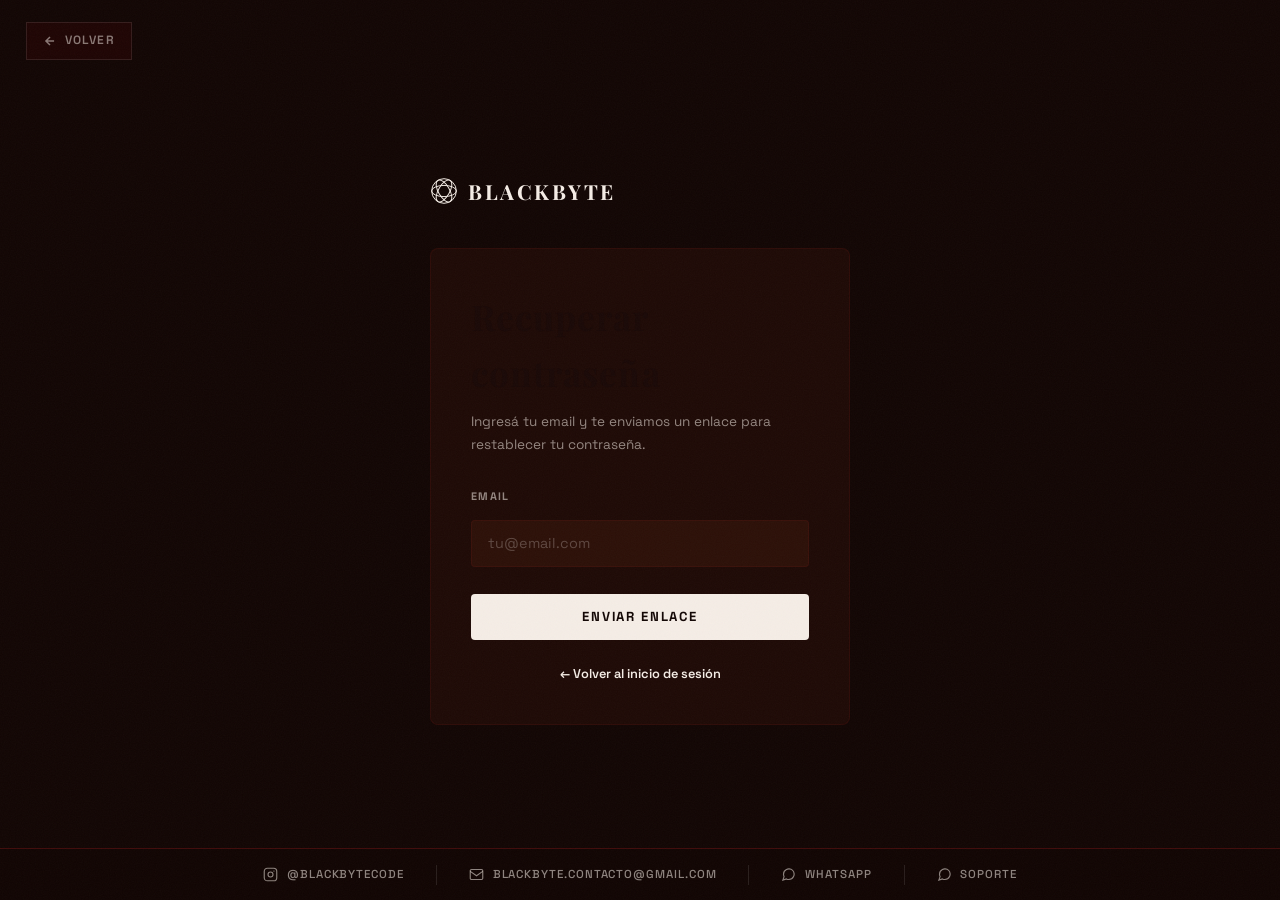
<file: forgot-password.html>
﻿<!DOCTYPE html>
<html lang="es">
<head>
  <meta charset="UTF-8"/>
  <meta name="viewport" content="width=device-width,initial-scale=1"/>
  <title>Recuperar contraseña — BlackByte</title>
  <link rel="icon" type="image/svg+xml" href="favicon.svg" />
  <link rel="preconnect" href="https://fonts.googleapis.com"/>
  <link rel="preconnect" href="https://fonts.gstatic.com" crossorigin/>
  <link href="https://fonts.googleapis.com/css2?family=Playfair+Display:ital,wght@0,400;0,500;0,600;0,700;0,900;1,400;1,700&family=Space+Grotesk:wght@300;400;500;600;700&display=swap" rel="stylesheet"/>
  <link rel="stylesheet" href="css/style.css"/>
  <style>
    body { min-height: 100vh; display: flex; flex-direction: column; align-items: center; justify-content: center; padding: 2rem; }
    .auth-wrap { width: 100%; max-width: 420px; }
    .auth-logo { display: flex; align-items: center; gap: 0.65rem; margin-bottom: 2.5rem; text-decoration: none; }
    .auth-logo svg { width: 28px; height: 28px; color: var(--white); }
    .auth-logo span { font-family: 'Playfair Display', serif; font-size: 1.3rem; letter-spacing: 0.12em; color: var(--white); }
    .auth-card { background: var(--gray); border: 1px solid var(--border); border-radius: 8px; padding: 2.5rem; }
    .auth-card h1 { font-family: 'Playfair Display', serif; font-size: 2.2rem; letter-spacing: 0.03em; margin-bottom: 0.5rem; }
    .auth-card p { font-size: 0.85rem; color: var(--dim); margin-bottom: 2rem; line-height: 1.7; }
    .form-group { margin-bottom: 1.2rem; }
    .form-group label { display: block; font-size: 0.68rem; font-weight: 700; letter-spacing: 0.12em; text-transform: uppercase; color: var(--dim); margin-bottom: 0.45rem; }
    .form-group input { width: 100%; background: var(--gray-mid); border: 1px solid var(--border); border-radius: var(--radius); padding: 0.85rem 1rem; font-size: 0.9rem; font-family: 'Space Grotesk', sans-serif; color: var(--white); transition: border-color 0.2s; }
    .form-group input:focus { outline: none; border-color: var(--border-mid); }
    .auth-msg { font-size: 0.8rem; padding: 0.65rem 0.9rem; border-radius: var(--radius); margin-bottom: 1.2rem; display: none; border: 1px solid; }
    .auth-msg.error { color: rgba(220,80,80,1); border-color: rgba(220,80,80,0.3); background: rgba(220,80,80,0.07); }
    .auth-msg.success { color: rgba(6,214,160,0.9); border-color: rgba(6,214,160,0.3); background: rgba(6,214,160,0.07); }
    .auth-msg.show { display: block; }
    .auth-submit { width: 100%; margin-top: 0.5rem; }
    .auth-footer { margin-top: 1.5rem; text-align: center; font-size: 0.8rem; color: var(--dim); }
    .auth-footer a { color: var(--white); text-decoration: none; font-weight: 600; }
    .success-state { display: none; text-align: center; padding: 1rem 0; }
    .success-state .success-icon { font-size: 3rem; margin-bottom: 1rem; }
    .success-state h2 { font-family: 'Playfair Display', serif; font-size: 1.8rem; margin-bottom: 0.75rem; }
    .success-state p { font-size: 0.85rem; color: var(--dim); line-height: 1.7; }
  </style>
</head>
<body>
  <a href="index.html" class="btn-back">
    <svg viewBox="0 0 24 24" fill="none" stroke="currentColor" stroke-width="2.5"><path d="M19 12H5M12 5l-7 7 7 7"/></svg>
    Volver
  </a>

  <div class="auth-wrap">
    <a href="index.html" class="auth-logo">
      <svg viewBox="0 0 100 100" fill="none" stroke="currentColor" stroke-width="3.5">
        <circle cx="50" cy="50" r="44"/>
        <ellipse cx="50" cy="50" rx="44" ry="20"/>
        <ellipse cx="50" cy="50" rx="44" ry="20" transform="rotate(60 50 50)"/>
        <ellipse cx="50" cy="50" rx="44" ry="20" transform="rotate(120 50 50)"/>
      </svg>
      <span>BLACKBYTE</span>
    </a>

    <div class="auth-card">
      <!-- Form state -->
      <div id="form-state">
        <h1>Recuperar contraseña</h1>
        <p>Ingresá tu email y te enviamos un enlace para restablecer tu contraseña.</p>
        <div id="auth-msg" class="auth-msg"></div>
        <div class="form-group">
          <label for="email">Email</label>
          <input type="email" id="email" placeholder="tu@email.com" autocomplete="email"/>
        </div>
        <button class="btn auth-submit" id="submit-btn">Enviar enlace</button>
      </div>

      <!-- Success state -->
      <div class="success-state" id="success-state">
        <div class="success-icon">📬</div>
        <h2>Revisá tu email</h2>
        <p>Si el email está registrado, vas a recibir un enlace para restablecer tu contraseña.<br/><br/>El enlace expira en <strong style="color:var(--white)">1 hora</strong>.</p>
      </div>

      <div class="auth-footer">
        <a href="login.html">← Volver al inicio de sesión</a>
      </div>
    </div>
  </div>

  <script>
    const API = 'http://localhost:5000/api/auth';
    const btn = document.getElementById('submit-btn');
    const msg = document.getElementById('auth-msg');

    function showMsg(text, type) {
      msg.textContent = text;
      msg.className   = `auth-msg ${type} show`;
    }

    btn.addEventListener('click', async () => {
      const email = document.getElementById('email').value.trim();
      if (!email) return showMsg('Ingresá tu email.', 'error');

      btn.disabled    = true;
      btn.textContent = 'Enviando...';

      try {
        const res  = await fetch(`${API}/forgot-password`, {
          method:  'POST',
          headers: { 'Content-Type': 'application/json' },
          body:    JSON.stringify({ email })
        });
        const data = await res.json();

        if (data.ok) {
          document.getElementById('form-state').style.display  = 'none';
          document.getElementById('success-state').style.display = 'block';
        } else {
          showMsg(data.error, 'error');
          btn.disabled    = false;
          btn.textContent = 'Enviar enlace';
        }
      } catch {
        showMsg('No se pudo conectar con el servidor.', 'error');
        btn.disabled    = false;
        btn.textContent = 'Enviar enlace';
      }
    });

    document.getElementById('email').addEventListener('keydown', e => {
      if (e.key === 'Enter') btn.click();
    });
  </script>

  <nav class="contact-bar" aria-label="Contacto rápido">
    <a href="https://www.instagram.com/blackbytecode/" target="_blank" rel="noopener noreferrer" class="contact-bar-item">
      <svg viewBox="0 0 24 24" fill="none" stroke="currentColor" stroke-width="1.8"><rect x="2" y="2" width="20" height="20" rx="5"/><circle cx="12" cy="12" r="4"/><circle cx="17.5" cy="6.5" r="1" fill="currentColor" stroke="none"/></svg>
      <span>@blackbytecode</span>
    </a>
    <div class="contact-bar-divider"></div>
    <a href="mailto:blackbyte.contacto@gmail.com" class="contact-bar-item">
      <svg viewBox="0 0 24 24" fill="none" stroke="currentColor" stroke-width="1.8"><rect x="2" y="4" width="20" height="16" rx="2"/><path d="M22 7l-10 7L2 7"/></svg>
      <span>blackbyte.contacto@gmail.com</span>
    </a>
    <div class="contact-bar-divider"></div>
    <a href="https://wa.me/5491135962017?text=Hola%20BlackByte%2C%20vi%20su%20p%C3%A1gina%20y%20me%20gustar%C3%ADa%20consultar%20sobre%20sus%20servicios." target="_blank" rel="noopener noreferrer" class="contact-bar-item" aria-label="WhatsApp">
      <svg viewBox="0 0 24 24" fill="none" stroke="currentColor" stroke-width="1.8"><path d="M21 11.5a8.38 8.38 0 0 1-.9 3.8 8.5 8.5 0 0 1-7.6 4.7 8.38 8.38 0 0 1-3.8-.9L3 21l1.9-5.7a8.38 8.38 0 0 1-.9-3.8 8.5 8.5 0 0 1 4.7-7.6 8.38 8.38 0 0 1 3.8-.9h.5a8.48 8.48 0 0 1 8 8v.5z"/></svg>
      <span>WhatsApp</span>
    </a>
    <div class="contact-bar-divider"></div>
    <a href="https://wa.me/5491165313048?text=Hola%20BlackByte%2C%20necesito%20soporte." target="_blank" rel="noopener noreferrer" class="contact-bar-item" aria-label="Soporte">
      <svg viewBox="0 0 24 24" fill="none" stroke="currentColor" stroke-width="1.8"><path d="M21 11.5a8.38 8.38 0 0 1-.9 3.8 8.5 8.5 0 0 1-7.6 4.7 8.38 8.38 0 0 1-3.8-.9L3 21l1.9-5.7a8.38 8.38 0 0 1-.9-3.8 8.5 8.5 0 0 1 4.7-7.6 8.38 8.38 0 0 1 3.8-.9h.5a8.48 8.48 0 0 1 8 8v.5z"/></svg>
      <span>Soporte</span>
    </a>
  </nav>
</body>
</html>
</file>
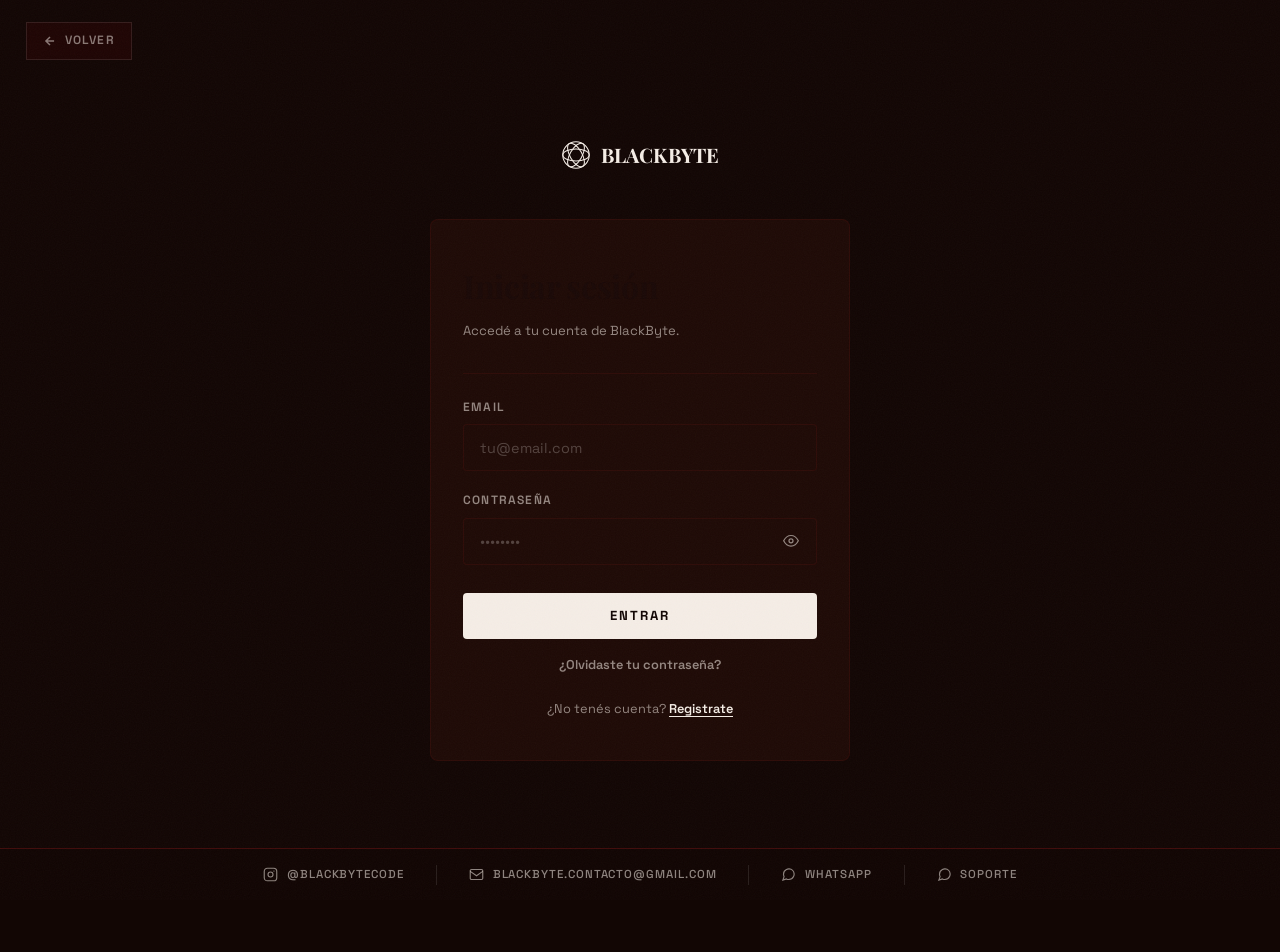
<file: login.html>
﻿<!DOCTYPE html>
<html lang="es">

<head>
  <meta charset="UTF-8" />
  <meta name="viewport" content="width=device-width, initial-scale=1.0" />
  <meta name="description" content="Iniciar sesión en BlackByte." />
  <title>Iniciar sesión — BlackByte</title>
  <link rel="icon" type="image/svg+xml" href="favicon.svg" />
  <link rel="preconnect" href="https://fonts.googleapis.com" />
  <link rel="preconnect" href="https://fonts.gstatic.com" crossorigin />
  <link
    href="https://fonts.googleapis.com/css2?family=Playfair+Display:ital,wght@0,400;0,500;0,600;0,700;0,900;1,400;1,700&family=Space+Grotesk:wght@300;400;500;600;700&display=swap"
    rel="stylesheet" />
  <link rel="stylesheet" href="css/style.css" />
  <style>
    /* Full screen background decoration */
    .auth-bg {
      position: fixed;
      inset: 0;
      pointer-events: none;
      z-index: 0;
      overflow: hidden;
    }

    .auth-bg-orbital {
      position: absolute;
      bottom: -15%;
      right: -12%;
      width: min(600px, 70vw);
      height: min(600px, 70vw);
      opacity: 0.03;
      color: var(--white);
    }

    .auth-page {
      position: relative;
      z-index: 1;
    }

    /* Divider line inside card */
    .auth-divider {
      width: 100%;
      height: 1px;
      background: var(--border);
      margin: 1.5rem 0;
    }

    /* Password toggle */
    .input-wrapper {
      position: relative;
    }

    .input-wrapper input {
      padding-right: 3rem;
    }

    .pw-toggle {
      position: absolute;
      right: 0.9rem;
      top: 50%;
      transform: translateY(-50%);
      background: none;
      border: none;
      cursor: pointer;
      color: var(--dim);
      padding: 0.2rem;
      display: flex;
      align-items: center;
      transition: color var(--transition);
    }

    .pw-toggle:hover {
      color: var(--white);
    }

    .pw-toggle svg {
      width: 16px;
      height: 16px;
      pointer-events: none;
    }
  </style>
</head>

<body>

  <a href="index.html" class="btn-back">
    <svg viewBox="0 0 24 24" fill="none" stroke="currentColor" stroke-width="2.5">
      <path d="M19 12H5M12 5l-7 7 7 7" />
    </svg>
    <span>Volver</span>
  </a>

  <!-- Background -->
  <div class="auth-bg" aria-hidden="true">
    <svg class="auth-bg-orbital" viewBox="0 0 100 100" fill="none" stroke="currentColor" stroke-width="1.5">
      <circle cx="50" cy="50" r="44" />
      <ellipse cx="50" cy="50" rx="44" ry="20" />
      <ellipse cx="50" cy="50" rx="44" ry="20" transform="rotate(60 50 50)" />
      <ellipse cx="50" cy="50" rx="44" ry="20" transform="rotate(120 50 50)" />
    </svg>
  </div>

  <!-- Auth page -->
  <main class="auth-page" role="main">

    <!-- Logo -->
    <a href="index.html" class="auth-logo" aria-label="Volver al inicio de BlackByte">
      <svg viewBox="0 0 100 100" fill="none" stroke="currentColor" stroke-width="3.5" aria-hidden="true">
        <circle cx="50" cy="50" r="44" />
        <ellipse cx="50" cy="50" rx="44" ry="20" />
        <ellipse cx="50" cy="50" rx="44" ry="20" transform="rotate(60 50 50)" />
        <ellipse cx="50" cy="50" rx="44" ry="20" transform="rotate(120 50 50)" />
      </svg>
      BLACKBYTE
    </a>

    <!-- Card -->
    <div class="auth-card" role="region" aria-label="Formulario de inicio de sesión">

      <h1>Iniciar sesión</h1>
      <p class="auth-sub">Accedé a tu cuenta de BlackByte.</p>

      <div class="auth-divider"></div>

      <!-- Global error -->
      <p class="form-error" id="global-error" role="alert" aria-live="polite"></p>

      <form id="login-form" novalidate autocomplete="on">

        <!-- Email -->
        <div class="form-group">
          <label for="email">Email</label>
          <input type="email" id="email" name="email" placeholder="tu@email.com" autocomplete="email" required
            aria-required="true" />
          <span class="form-error" id="error-email" aria-live="polite"></span>
        </div>

        <!-- Password -->
        <div class="form-group">
          <label for="password">Contraseña</label>
          <div class="input-wrapper">
            <input type="password" id="password" name="password" placeholder="••••••••" autocomplete="current-password"
              required aria-required="true" />
            <button type="button" class="pw-toggle" id="pw-toggle" aria-label="Mostrar contraseña">
              <!-- Eye icon (show) -->
              <svg id="eye-show" viewBox="0 0 24 24" fill="none" stroke="currentColor" stroke-width="1.8"
                aria-hidden="true">
                <path d="M1 12s4-8 11-8 11 8 11 8-4 8-11 8-11-8-11-8z" />
                <circle cx="12" cy="12" r="3" />
              </svg>
              <!-- Eye-off icon (hide) — hidden by default -->
              <svg id="eye-hide" viewBox="0 0 24 24" fill="none" stroke="currentColor" stroke-width="1.8"
                aria-hidden="true" style="display:none">
                <path
                  d="M17.94 17.94A10.07 10.07 0 0 1 12 20c-7 0-11-8-11-8a18.45 18.45 0 0 1 5.06-5.94M9.9 4.24A9.12 9.12 0 0 1 12 4c7 0 11 8 11 8a18.5 18.5 0 0 1-2.16 3.19m-6.72-1.07a3 3 0 1 1-4.24-4.24" />
                <line x1="1" y1="1" x2="23" y2="23" />
              </svg>
            </button>
          </div>
          <span class="form-error" id="error-password" aria-live="polite"></span>
        </div>

        <button type="submit" class="auth-submit" id="submit-btn">Entrar</button>

      </form>

      <div class="auth-footer-link" style="text-align:center;margin-top:1rem;">
        <a href="forgot-password.html" style="font-size:0.8rem;color:var(--dim);text-decoration:none;transition:color 0.2s;"
           onmouseover="this.style.color='var(--white)'" onmouseout="this.style.color='var(--dim)'">
          ¿Olvidaste tu contraseña?
        </a>
      </div>

      <div class="auth-footer-link">
        ¿No tenés cuenta? <a href="register.html">Registrate</a>
      </div>

    </div>

  </main>

  <script src="js/auth.js"></script>
  <script src="js/main.js"></script>
  <script>
    /* Redirect if already logged in */
    (function () {
      if (getSession()) window.location.replace('dashboard.html');
    })();

    /* Password toggle */
    const pwToggle = document.getElementById('pw-toggle');
    const pwInput = document.getElementById('password');
    const eyeShow = document.getElementById('eye-show');
    const eyeHide = document.getElementById('eye-hide');

    pwToggle.addEventListener('click', function () {
      const isHidden = pwInput.type === 'password';
      pwInput.type = isHidden ? 'text' : 'password';
      eyeShow.style.display = isHidden ? 'none' : '';
      eyeHide.style.display = isHidden ? '' : 'none';
      pwToggle.setAttribute('aria-label', isHidden ? 'Ocultar contraseña' : 'Mostrar contraseña');
    });

    /* Form helpers */
    function showError(id, msg) {
      const el = document.getElementById(id);
      if (!el) return;
      el.textContent = msg;
      el.classList.toggle('visible', !!msg);
    }

    function clearErrors() {
      ['error-email', 'error-password', 'global-error'].forEach(id => showError(id, ''));
    }

    /* Login form */
    document.getElementById('login-form').addEventListener('submit', function (e) {
      e.preventDefault();
      clearErrors();

      const email = document.getElementById('email').value.trim();
      const password = document.getElementById('password').value;
      const btn = document.getElementById('submit-btn');

      /* Basic client-side validation */
      let hasError = false;

      if (!email) {
        showError('error-email', 'El email es requerido.');
        hasError = true;
      }

      if (!password) {
        showError('error-password', 'La contraseña es requerida.');
        hasError = true;
      }

      if (hasError) return;

      btn.disabled = true;
      btn.textContent = 'Ingresando…';

      /* Small timeout to let DOM paint the disabled state */
      setTimeout(async function () {
        const result = await login(email, password);

        if (result.ok) {
          window.location.href = 'dashboard.html';
        } else {
          showError('global-error', result.error || 'Error al iniciar sesión.');
          btn.disabled = false;
          btn.textContent = 'Entrar';
        }
      }, 120);
    });
  </script>

  <!-- ═══════════════ CONTACT BAR ═══════════════ -->
  <nav class="contact-bar" aria-label="Contacto rápido">
    <a href="https://www.instagram.com/blackbytecode/" target="_blank" rel="noopener noreferrer" class="contact-bar-item" aria-label="Instagram">
      <svg viewBox="0 0 24 24" fill="none" stroke="currentColor" stroke-width="1.8"><rect x="2" y="2" width="20" height="20" rx="5"/><circle cx="12" cy="12" r="4"/><circle cx="17.5" cy="6.5" r="1" fill="currentColor" stroke="none"/></svg>
      <span>@blackbytecode</span>
    </a>
    <div class="contact-bar-divider"></div>
    <a href="mailto:blackbyte.contacto@gmail.com" class="contact-bar-item" aria-label="Email">
      <svg viewBox="0 0 24 24" fill="none" stroke="currentColor" stroke-width="1.8"><rect x="2" y="4" width="20" height="16" rx="2"/><path d="M22 7l-10 7L2 7"/></svg>
      <span>blackbyte.contacto@gmail.com</span>
    </a>
    <div class="contact-bar-divider"></div>
    <a href="https://wa.me/5491135962017?text=Hola%2C%20buenos%20d%C3%ADas.%20Estoy%20interesado%20en%20los%20servicios%20de%20BlackByte.%20%C2%BFPodr%C3%ADan%20contarme%20m%C3%A1s%20sobre%20c%C3%B3mo%20trabajan%20y%20qu%C3%A9%20opciones%20tienen%20disponibles%3F" target="_blank" rel="noopener noreferrer" class="contact-bar-item" aria-label="WhatsApp">
      <svg viewBox="0 0 24 24" fill="none" stroke="currentColor" stroke-width="1.8"><path d="M21 11.5a8.38 8.38 0 0 1-.9 3.8 8.5 8.5 0 0 1-7.6 4.7 8.38 8.38 0 0 1-3.8-.9L3 21l1.9-5.7a8.38 8.38 0 0 1-.9-3.8 8.5 8.5 0 0 1 4.7-7.6 8.38 8.38 0 0 1 3.8-.9h.5a8.48 8.48 0 0 1 8 8v.5z"/></svg>
      <span>WhatsApp</span>
    </a>
    <div class="contact-bar-divider"></div>
    <a href="https://wa.me/5491165313048?text=Hola%2C%20buenos%20d%C3%ADas.%20Soy%20cliente%20de%20BlackByte%20y%20necesito%20asistencia%20con%20mi%20proyecto.%20%C2%BFPodr%C3%ADan%20atenderme%3F" target="_blank" rel="noopener noreferrer" class="contact-bar-item" aria-label="Soporte">
      <svg viewBox="0 0 24 24" fill="none" stroke="currentColor" stroke-width="1.8"><path d="M21 11.5a8.38 8.38 0 0 1-.9 3.8 8.5 8.5 0 0 1-7.6 4.7 8.38 8.38 0 0 1-3.8-.9L3 21l1.9-5.7a8.38 8.38 0 0 1-.9-3.8 8.5 8.5 0 0 1 4.7-7.6 8.38 8.38 0 0 1 3.8-.9h.5a8.48 8.48 0 0 1 8 8v.5z"/></svg>
      <span>Soporte</span>
    </a>
  </nav>

</body>

</html>
</file>
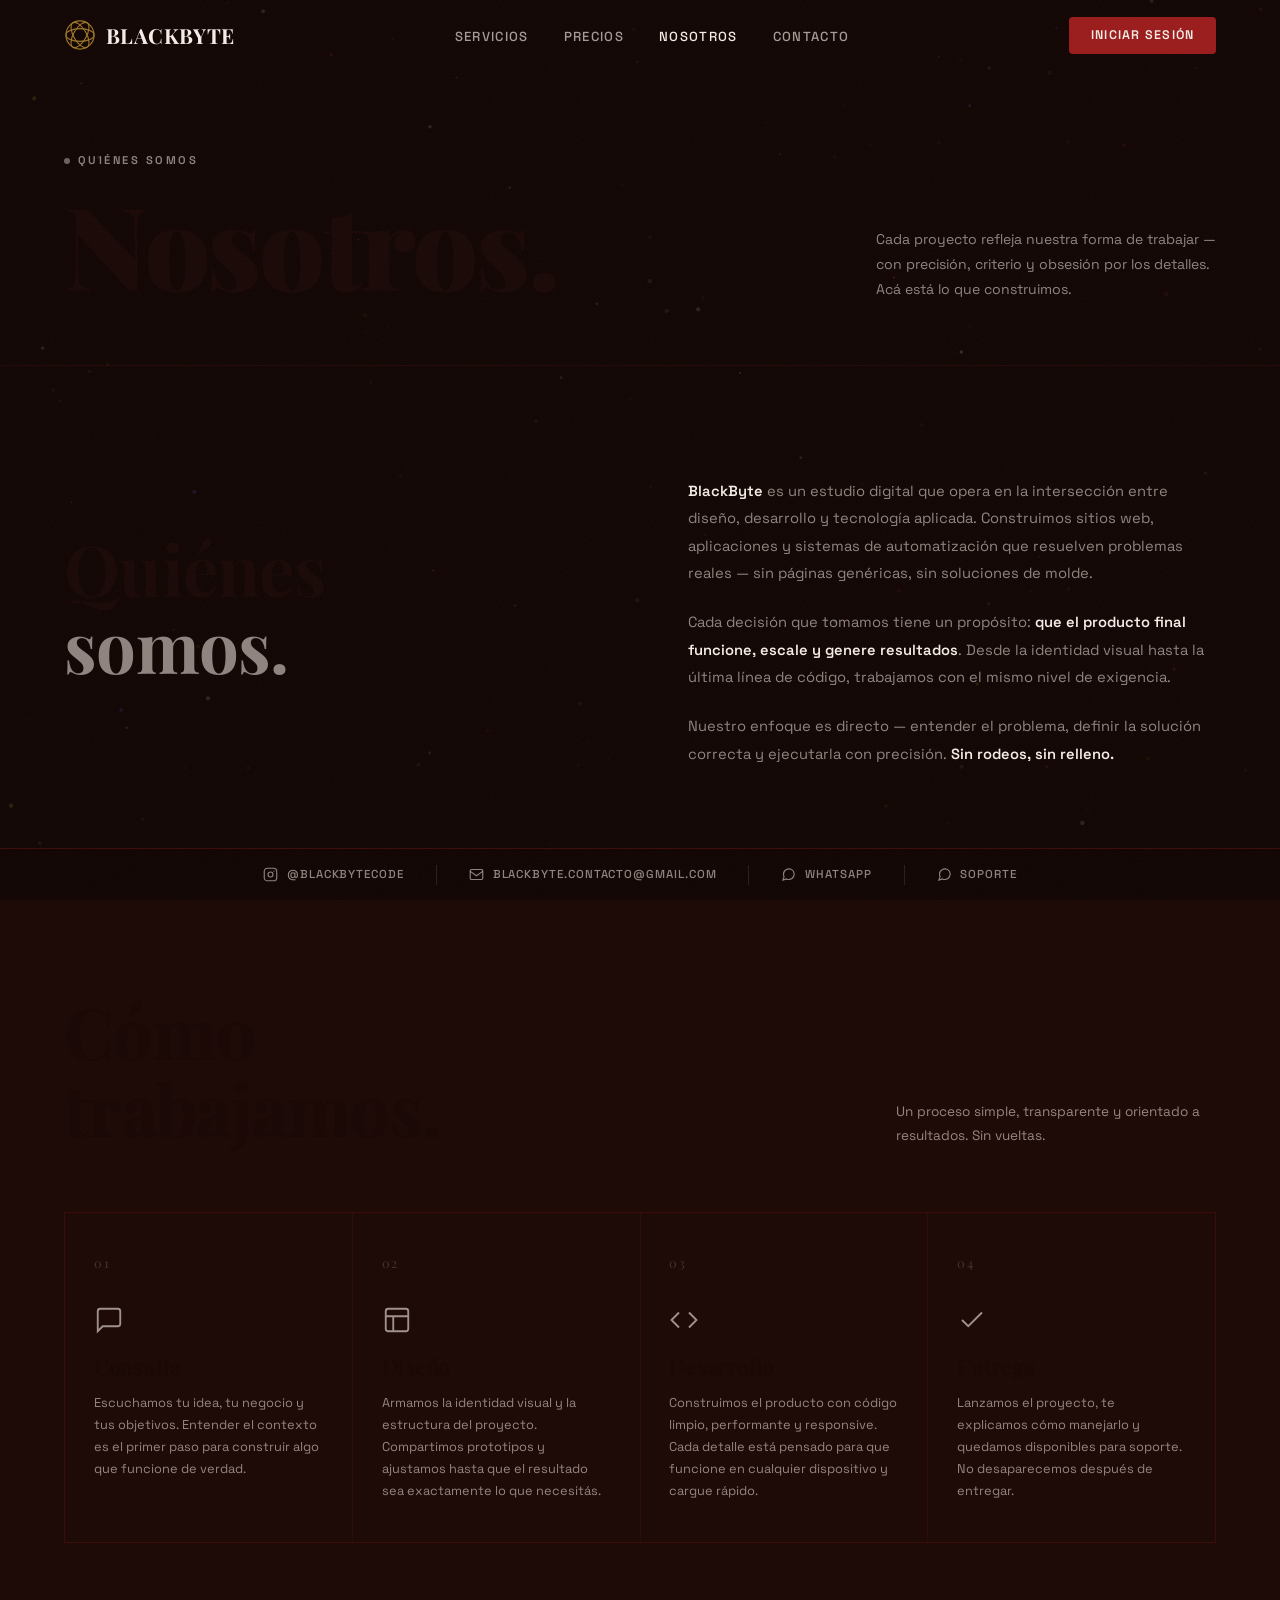
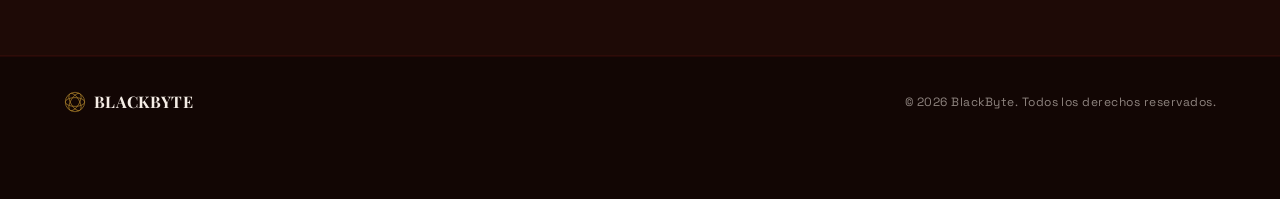
<file: portfolio.html>
<!DOCTYPE html>
<html lang="es">
<head>
  <meta charset="UTF-8" />
  <meta name="viewport" content="width=device-width, initial-scale=1.0" />
  <meta name="description" content="Nosotros — BlackByte. Quiénes somos, cómo trabajamos y qué nos mueve." />
  <title>Nosotros — BlackByte</title>
  <link rel="icon" type="image/svg+xml" href="favicon.svg" />
  <link rel="preconnect" href="https://fonts.googleapis.com" />
  <link rel="preconnect" href="https://fonts.gstatic.com" crossorigin />
  <link href="https://fonts.googleapis.com/css2?family=Playfair+Display:ital,wght@0,400;0,500;0,600;0,700;0,900;1,400;1,700&family=Space+Grotesk:wght@300;400;500;600;700&display=swap" rel="stylesheet" />
  <link rel="stylesheet" href="css/style.css" />
  <style>

    /* ── Page Header ──────────────────────────────────── */
    .page-header {
      padding: calc(var(--nav-height) + 5rem) 5% 4rem;
      border-bottom: 1px solid var(--border);
      display: flex;
      justify-content: space-between;
      align-items: flex-end;
      flex-wrap: wrap;
      gap: 2rem;
    }

    .page-label {
      font-size: 0.7rem;
      font-weight: 600;
      letter-spacing: 0.22em;
      text-transform: uppercase;
      color: var(--dim);
      display: flex;
      align-items: center;
      gap: 0.5rem;
      margin-bottom: 1rem;
    }

    .page-label::before {
      content: '';
      width: 6px; height: 6px;
      border-radius: 50%;
      background: var(--white);
      opacity: 0.4;
    }

    .page-header h1 {
      font-family: 'Playfair Display', serif;
      font-weight: 900;
      font-size: clamp(3.5rem, 9vw, 8.5rem);
      line-height: 1.0;
      letter-spacing: -0.02em;
    }

    .page-header-right {
      max-width: 340px;
    }

    .page-header-right p {
      font-size: 0.88rem;
      color: var(--dim);
      line-height: 1.75;
    }

    /* ── Quiénes somos ────────────────────────────────── */
    .about-section {
      padding: 7rem 5%;
      display: grid;
      grid-template-columns: 1fr 1fr;
      gap: 6rem;
      align-items: center;
      border-bottom: 1px solid var(--border);
    }

    .about-left h2 {
      font-family: 'Playfair Display', serif;
      font-weight: 700;
      font-size: clamp(2.6rem, 5.5vw, 5rem);
      letter-spacing: -0.01em;
      line-height: 1.1;
      margin-bottom: 2rem;
    }

    .about-left h2 em {
      font-style: normal;
      color: var(--dim);
    }

    .about-right p {
      font-size: 0.92rem;
      color: var(--dim);
      line-height: 1.85;
      margin-bottom: 1.4rem;
    }

    .about-right p:last-child { margin-bottom: 0; }

    .about-right strong {
      color: var(--white);
      font-weight: 600;
    }

    /* ── Cómo trabajamos ──────────────────────────────── */
    .process-section {
      padding: 7rem 5%;
      background: var(--gray);
      border-bottom: 1px solid var(--border);
    }

    .process-header {
      display: flex;
      justify-content: space-between;
      align-items: flex-end;
      margin-bottom: 4rem;
      flex-wrap: wrap;
      gap: 1.5rem;
    }

    .process-header h2 {
      font-family: 'Playfair Display', serif;
      font-weight: 700;
      font-size: clamp(2.6rem, 5.5vw, 5rem);
      letter-spacing: -0.01em;
      line-height: 1.1;
    }

    .process-header p {
      max-width: 320px;
      font-size: 0.85rem;
      color: var(--dim);
      line-height: 1.75;
    }

    .process-steps {
      display: grid;
      grid-template-columns: repeat(4, 1fr);
      gap: 1px;
      background: var(--border);
      border: 1px solid var(--border);
    }

    .process-step {
      background: var(--gray);
      padding: 2.5rem 1.8rem;
    }

    .step-num {
      font-family: 'Playfair Display', serif;
      font-size: 0.8rem;
      letter-spacing: 0.15em;
      color: rgba(240,240,240,0.18);
      margin-bottom: 2rem;
      display: block;
    }

    .step-icon {
      width: 30px;
      height: 30px;
      color: var(--white);
      opacity: 0.6;
      margin-bottom: 1.2rem;
    }

    .step-title {
      font-family: 'Playfair Display', serif;
      font-weight: 700;
      font-size: 1.35rem;
      letter-spacing: -0.01em;
      line-height: 1.2;
      margin-bottom: 0.75rem;
    }

    .step-desc {
      font-size: 0.8rem;
      color: var(--dim);
      line-height: 1.72;
    }

    /* ── Filters ──────────────────────────────────────── */
    .filters-bar {
      padding: 2rem 5%;
      display: flex;
      align-items: center;
      gap: 0.6rem;
      flex-wrap: wrap;
      border-bottom: 1px solid var(--border);
    }

    .filter-btn {
      padding: 0.45rem 1.1rem;
      font-size: 0.72rem;
      font-weight: 600;
      letter-spacing: 0.12em;
      text-transform: uppercase;
      border: 1px solid var(--border-mid);
      border-radius: 2px;
      color: var(--dim);
      cursor: pointer;
      background: transparent;
      transition: border-color var(--transition), color var(--transition), background var(--transition);
    }

    .filter-btn:hover,
    .filter-btn.active {
      border-color: var(--gold);
      color: var(--gold);
      background: rgba(201,168,76,0.08);
    }

    /* ── Portfolio Grid ───────────────────────────────── */
    .portfolio-section {
      padding: 4rem 5% 8rem;
    }

    .portfolio-grid {
      display: grid;
      grid-template-columns: repeat(3, 1fr);
      gap: 1px;
      background: var(--border);
    }

    .project-card {
      background: var(--black);
      cursor: pointer;
      transition: background var(--transition);
      position: relative;
      overflow: hidden;
    }

    .project-card:hover { background: var(--gray); }

    .project-thumb {
      width: 100%;
      aspect-ratio: 16/9;
      position: relative;
      overflow: hidden;
      display: block;
      text-decoration: none;
    }

    .project-thumb-inner {
      position: absolute;
      inset: 0;
      background: linear-gradient(135deg, #200a07 0%, #180606 100%);
      display: flex;
      align-items: center;
      justify-content: center;
    }

    .project-thumb-inner svg {
      width: 90px;
      height: 90px;
      opacity: 0.1;
      color: var(--accent);
    }

    .project-thumb-overlay {
      position: absolute;
      inset: 0;
      background: rgba(40,6,6,0.8);
      display: flex;
      align-items: center;
      justify-content: center;
      opacity: 0;
      transition: opacity var(--transition);
    }

    .project-card:hover .project-thumb-overlay { opacity: 1; }

    .project-thumb-overlay span {
      font-size: 0.7rem;
      font-weight: 700;
      letter-spacing: 0.18em;
      text-transform: uppercase;
      border: 1px solid var(--accent);
      color: var(--accent);
      padding: 0.55rem 1.4rem;
      border-radius: 2px;
    }

    .project-info {
      padding: 1.6rem 1.5rem 2rem;
      border-top: 1px solid var(--border);
    }

    .project-tags {
      display: flex;
      gap: 0.4rem;
      flex-wrap: wrap;
      margin-bottom: 0.75rem;
    }

    .project-tag {
      font-size: 0.62rem;
      font-weight: 600;
      letter-spacing: 0.14em;
      text-transform: uppercase;
      color: rgba(201,168,76,0.55);
      border: 1px solid rgba(201,168,76,0.25);
      padding: 0.2rem 0.55rem;
      border-radius: 2px;
    }

    .project-title {
      font-family: 'Playfair Display', serif;
      font-weight: 700;
      font-size: 1.45rem;
      letter-spacing: -0.01em;
      line-height: 1.15;
      margin-bottom: 0.6rem;
    }

    .project-desc {
      font-size: 0.8rem;
      color: var(--dim);
      line-height: 1.7;
      margin-bottom: 1.2rem;
    }

    .project-link {
      display: inline-flex;
      align-items: center;
      gap: 0.4rem;
      font-size: 0.68rem;
      font-weight: 700;
      letter-spacing: 0.14em;
      text-transform: uppercase;
      color: rgba(240,240,240,0.3);
      transition: color var(--transition), gap var(--transition);
    }

    .project-card:hover .project-link {
      color: var(--white);
      gap: 0.65rem;
    }

    .portfolio-empty {
      display: none;
      grid-column: 1/-1;
      text-align: center;
      padding: 5rem 2rem;
      color: var(--dim);
      font-size: 0.88rem;
      letter-spacing: 0.04em;
    }

    /* ── CTA bottom ───────────────────────────────────── */
    .portfolio-cta {
      margin-top: 5rem;
      padding-top: 4rem;
      border-top: 1px solid var(--border);
      display: flex;
      align-items: center;
      justify-content: space-between;
      flex-wrap: wrap;
      gap: 2rem;
    }

    .portfolio-cta h2 {
      font-family: 'Playfair Display', serif;
      font-weight: 700;
      font-size: clamp(2.2rem, 5.5vw, 4.5rem);
      letter-spacing: -0.02em;
      line-height: 1.05;
    }

    .portfolio-cta-right p {
      font-size: 0.85rem;
      color: var(--dim);
      max-width: 320px;
      line-height: 1.75;
      margin-bottom: 1.5rem;
    }

    /* ── Responsive ───────────────────────────────────── */
    @media (max-width: 1024px) {
      .portfolio-grid  { grid-template-columns: repeat(2, 1fr); }
      .process-steps   { grid-template-columns: repeat(2, 1fr); }
      .about-section   { grid-template-columns: 1fr; gap: 3rem; }
    }

    @media (max-width: 768px) {
      .cases-grid { grid-template-columns: 1fr !important; }
    }

    @media (max-width: 640px) {
      .page-header     { flex-direction: column; align-items: flex-start; }
      .portfolio-grid  { grid-template-columns: 1fr; }
      .process-steps   { grid-template-columns: 1fr; }
      .process-header  { flex-direction: column; align-items: flex-start; }
      .portfolio-cta   { flex-direction: column; }
    }
  </style>
</head>
<body>

  <!-- ═══════════════════════════════════════════════
       NAV
  ════════════════════════════════════════════════ -->
  <nav id="navbar" aria-label="Navegación principal">
    <div class="nav-container">

      <a href="index.html" class="nav-logo" aria-label="BlackByte inicio">
        <svg viewBox="0 0 100 100" fill="none" stroke="currentColor" stroke-width="3.5" aria-hidden="true">
          <circle cx="50" cy="50" r="44"/>
          <ellipse cx="50" cy="50" rx="44" ry="20"/>
          <ellipse cx="50" cy="50" rx="44" ry="20" transform="rotate(60 50 50)"/>
          <ellipse cx="50" cy="50" rx="44" ry="20" transform="rotate(120 50 50)"/>
        </svg>
        BLACKBYTE
      </a>

      <ul class="nav-links" role="list">
        <li><a href="index.html#services">Servicios</a></li>
        <li><a href="index.html#packages">Precios</a></li>
        <li><a href="portfolio.html" class="nav-active">Nosotros</a></li>
        <li><a href="index.html#contact">Contacto</a></li>
        <li class="mobile-auth"><a href="login.html" class="nav-cta">Iniciar sesión</a></li>
      </ul>

      <div class="nav-right">
        <a href="login.html" class="nav-cta nav-desktop-login">Iniciar sesión</a>
      </div>

      <button class="hamburger" id="hamburger" aria-label="Abrir menú" aria-expanded="false">
        <span></span><span></span><span></span>
      </button>

    </div>
  </nav>

  <!-- ═══════════════════════════════════════════════
       PAGE HEADER
  ════════════════════════════════════════════════ -->
  <header class="page-header">
    <div>
      <p class="page-label">Quiénes somos</p>
      <h1 class="reveal">Nosotros.</h1>
    </div>
    <div class="page-header-right reveal">
      <p>Cada proyecto refleja nuestra forma de trabajar — con precisión, criterio y obsesión por los detalles. Acá está lo que construimos.</p>
    </div>
  </header>

  <!-- ═══════════════════════════════════════════════
       QUIÉNES SOMOS
  ════════════════════════════════════════════════ -->
  <section class="about-section" aria-label="Quiénes somos">
    <div class="about-left">
      <h2 class="reveal">Quiénes<br><em>somos.</em></h2>
    </div>
    <div class="about-right">
      <p class="reveal">
        <strong>BlackByte</strong> es un estudio digital que opera en la intersección entre diseño, desarrollo y tecnología aplicada. Construimos sitios web, aplicaciones y sistemas de automatización que resuelven problemas reales — sin páginas genéricas, sin soluciones de molde.
      </p>
      <p class="reveal">
        Cada decisión que tomamos tiene un propósito: <strong>que el producto final funcione, escale y genere resultados</strong>. Desde la identidad visual hasta la última línea de código, trabajamos con el mismo nivel de exigencia.
      </p>
      <p class="reveal">
        Nuestro enfoque es directo — entender el problema, definir la solución correcta y ejecutarla con precisión. <strong>Sin rodeos, sin relleno.</strong>
      </p>
    </div>
  </section>

  <!-- ═══════════════════════════════════════════════
       CÓMO TRABAJAMOS
  ════════════════════════════════════════════════ -->
  <section class="process-section" aria-label="Cómo trabajamos">
    <div class="process-header">
      <h2 class="reveal">Cómo<br>trabajamos.</h2>
      <p class="reveal">Un proceso simple, transparente y orientado a resultados. Sin vueltas.</p>
    </div>

    <div class="process-steps reveal-group">

      <div class="process-step reveal">
        <span class="step-num">01</span>
        <svg class="step-icon" viewBox="0 0 24 24" fill="none" stroke="currentColor" stroke-width="1.5" aria-hidden="true">
          <path d="M21 15a2 2 0 0 1-2 2H7l-4 4V5a2 2 0 0 1 2-2h14a2 2 0 0 1 2 2z"/>
        </svg>
        <h3 class="step-title">Consulta</h3>
        <p class="step-desc">Escuchamos tu idea, tu negocio y tus objetivos. Entender el contexto es el primer paso para construir algo que funcione de verdad.</p>
      </div>

      <div class="process-step reveal">
        <span class="step-num">02</span>
        <svg class="step-icon" viewBox="0 0 24 24" fill="none" stroke="currentColor" stroke-width="1.5" aria-hidden="true">
          <rect x="3" y="3" width="18" height="18" rx="2"/>
          <path d="M3 9h18M9 21V9"/>
        </svg>
        <h3 class="step-title">Diseño</h3>
        <p class="step-desc">Armamos la identidad visual y la estructura del proyecto. Compartimos prototipos y ajustamos hasta que el resultado sea exactamente lo que necesitás.</p>
      </div>

      <div class="process-step reveal">
        <span class="step-num">03</span>
        <svg class="step-icon" viewBox="0 0 24 24" fill="none" stroke="currentColor" stroke-width="1.5" aria-hidden="true">
          <polyline points="16 18 22 12 16 6"/>
          <polyline points="8 6 2 12 8 18"/>
        </svg>
        <h3 class="step-title">Desarrollo</h3>
        <p class="step-desc">Construimos el producto con código limpio, performante y responsive. Cada detalle está pensado para que funcione en cualquier dispositivo y cargue rápido.</p>
      </div>

      <div class="process-step reveal">
        <span class="step-num">04</span>
        <svg class="step-icon" viewBox="0 0 24 24" fill="none" stroke="currentColor" stroke-width="1.5" aria-hidden="true">
          <polyline points="20 6 9 17 4 12"/>
        </svg>
        <h3 class="step-title">Entrega</h3>
        <p class="step-desc">Lanzamos el proyecto, te explicamos cómo manejarlo y quedamos disponibles para soporte. No desaparecemos después de entregar.</p>
      </div>

    </div>
  </section>




  <!-- ═══════════════════════════════════════════════
       FOOTER
  ════════════════════════════════════════════════ -->
  <footer>
    <a href="index.html" class="footer-logo" aria-label="BlackByte inicio">
      <svg viewBox="0 0 100 100" fill="none" stroke="currentColor" stroke-width="3.5" aria-hidden="true">
        <circle cx="50" cy="50" r="44"/>
        <ellipse cx="50" cy="50" rx="44" ry="20"/>
        <ellipse cx="50" cy="50" rx="44" ry="20" transform="rotate(60 50 50)"/>
        <ellipse cx="50" cy="50" rx="44" ry="20" transform="rotate(120 50 50)"/>
      </svg>
      BLACKBYTE
    </a>
    <p class="footer-copy">© 2026 BlackByte. Todos los derechos reservados.</p>
  </footer>

  <script src="js/auth.js"></script>
  <script src="js/main.js"></script>
  <script>
    /* ── Filters ─────────────────────────────────────── */
    const filterBtns = document.querySelectorAll('.filter-btn');
    const cards      = document.querySelectorAll('.project-card');
    const emptyMsg   = document.getElementById('portfolio-empty');

    filterBtns.forEach(btn => {
      btn.addEventListener('click', () => {
        filterBtns.forEach(b => b.classList.remove('active'));
        btn.classList.add('active');

        const filter = btn.dataset.filter;
        let visible = 0;

        cards.forEach(card => {
          const show = filter === 'all' || (card.dataset.category || '').includes(filter);
          card.style.display = show ? '' : 'none';
          if (show) visible++;
        });

        emptyMsg.style.display = visible === 0 ? 'block' : 'none';
      });
    });

    /* ── Auth state ──────────────────────────────────── */
    (function () {
      try {
        const s = localStorage.getItem('bb_session');
        if (s) {
          const el = document.querySelector('.nav-desktop-login');
          if (el) el.style.display = 'none';
        }
      } catch (_) {}
    })();
  </script>

  <!-- ═══════════════ CONTACT BAR ═══════════════ -->
  <nav class="contact-bar" aria-label="Contacto rápido">
    <a href="https://www.instagram.com/blackbytecode/" target="_blank" rel="noopener noreferrer" class="contact-bar-item" aria-label="Instagram">
      <svg viewBox="0 0 24 24" fill="none" stroke="currentColor" stroke-width="1.8"><rect x="2" y="2" width="20" height="20" rx="5"/><circle cx="12" cy="12" r="4"/><circle cx="17.5" cy="6.5" r="1" fill="currentColor" stroke="none"/></svg>
      <span>@blackbytecode</span>
    </a>
    <div class="contact-bar-divider"></div>
    <a href="mailto:blackbyte.contacto@gmail.com" class="contact-bar-item" aria-label="Email">
      <svg viewBox="0 0 24 24" fill="none" stroke="currentColor" stroke-width="1.8"><rect x="2" y="4" width="20" height="16" rx="2"/><path d="M22 7l-10 7L2 7"/></svg>
      <span>blackbyte.contacto@gmail.com</span>
    </a>
    <div class="contact-bar-divider"></div>
    <a href="https://wa.me/5491135962017?text=Hola%20BlackByte%2C%20vi%20su%20p%C3%A1gina%20y%20me%20gustar%C3%ADa%20consultar%20sobre%20sus%20servicios." target="_blank" rel="noopener noreferrer" class="contact-bar-item" aria-label="WhatsApp">
      <svg viewBox="0 0 24 24" fill="none" stroke="currentColor" stroke-width="1.8"><path d="M21 11.5a8.38 8.38 0 0 1-.9 3.8 8.5 8.5 0 0 1-7.6 4.7 8.38 8.38 0 0 1-3.8-.9L3 21l1.9-5.7a8.38 8.38 0 0 1-.9-3.8 8.5 8.5 0 0 1 4.7-7.6 8.38 8.38 0 0 1 3.8-.9h.5a8.48 8.48 0 0 1 8 8v.5z"/></svg>
      <span>WhatsApp</span>
    </a>
    <div class="contact-bar-divider"></div>
    <a href="https://wa.me/5491165313048?text=Hola%20BlackByte%2C%20necesito%20soporte." target="_blank" rel="noopener noreferrer" class="contact-bar-item" aria-label="Soporte">
      <svg viewBox="0 0 24 24" fill="none" stroke="currentColor" stroke-width="1.8"><path d="M21 11.5a8.38 8.38 0 0 1-.9 3.8 8.5 8.5 0 0 1-7.6 4.7 8.38 8.38 0 0 1-3.8-.9L3 21l1.9-5.7a8.38 8.38 0 0 1-.9-3.8 8.5 8.5 0 0 1 4.7-7.6 8.38 8.38 0 0 1 3.8-.9h.5a8.48 8.48 0 0 1 8 8v.5z"/></svg>
      <span>Soporte</span>
    </a>
  </nav>

</body>
</html>
</file>
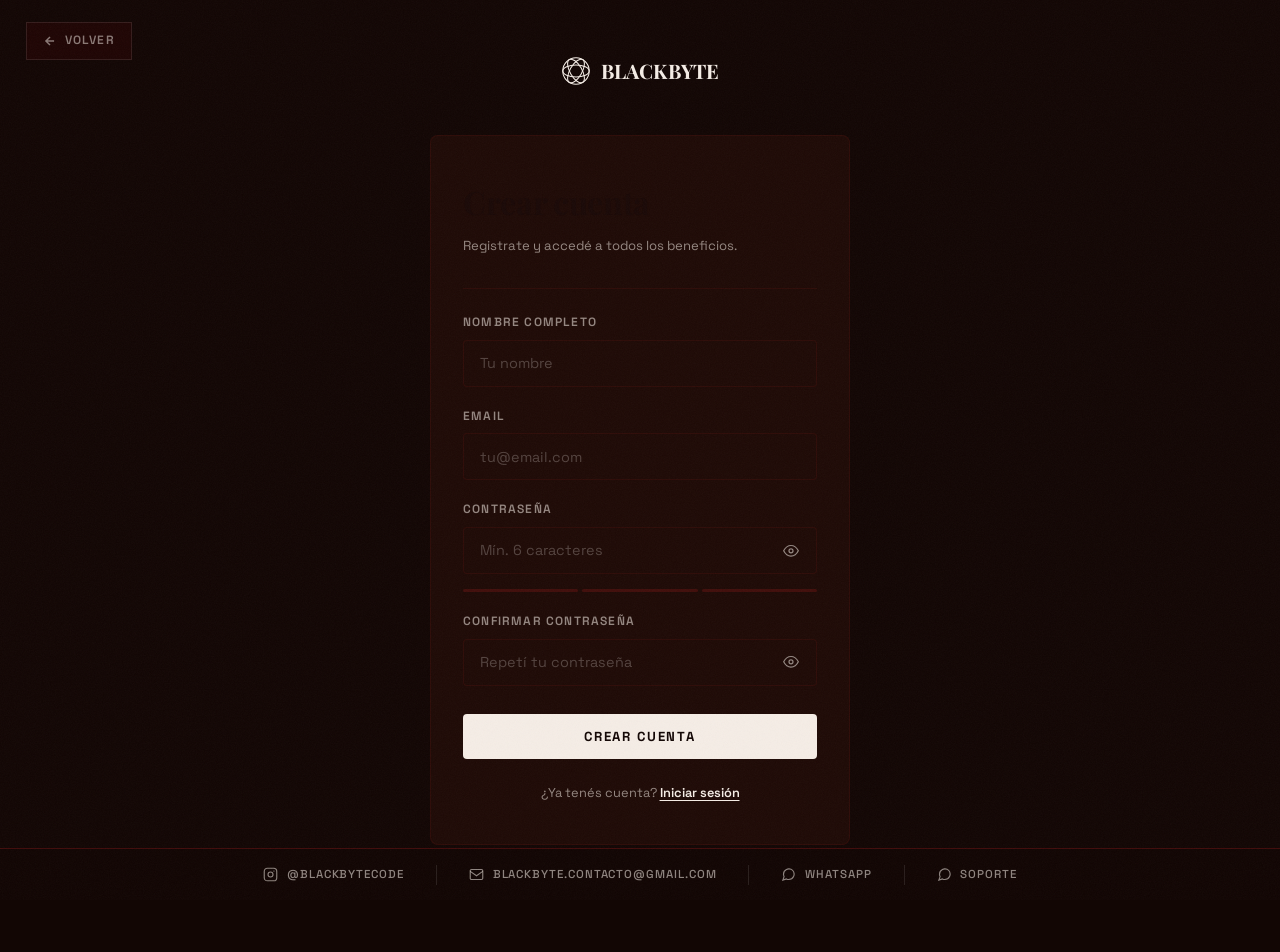
<file: register.html>
﻿<!DOCTYPE html>
<html lang="es">
<head>
  <meta charset="UTF-8" />
  <meta name="viewport" content="width=device-width, initial-scale=1.0" />
  <meta name="description" content="Crear cuenta en BlackByte." />
  <title>Crear cuenta — BlackByte</title>
  <link rel="icon" type="image/svg+xml" href="favicon.svg" />
  <link rel="preconnect" href="https://fonts.googleapis.com" />
  <link rel="preconnect" href="https://fonts.gstatic.com" crossorigin />
  <link href="https://fonts.googleapis.com/css2?family=Playfair+Display:ital,wght@0,400;0,500;0,600;0,700;0,900;1,400;1,700&family=Space+Grotesk:wght@300;400;500;600;700&display=swap" rel="stylesheet" />
  <link rel="stylesheet" href="css/style.css" />
  <style>
    .auth-bg {
      position: fixed;
      inset: 0;
      pointer-events: none;
      z-index: 0;
      overflow: hidden;
    }

    .auth-bg-orbital {
      position: absolute;
      top: -10%;
      left: -12%;
      width: min(550px, 65vw);
      height: min(550px, 65vw);
      opacity: 0.03;
      color: var(--white);
    }

    .auth-page {
      position: relative;
      z-index: 1;
    }

    .auth-divider {
      width: 100%;
      height: 1px;
      background: var(--border);
      margin: 1.5rem 0;
    }

    .input-wrapper { position: relative; }
    .input-wrapper input { padding-right: 3rem; }

    .pw-toggle {
      position: absolute;
      right: 0.9rem;
      top: 50%;
      transform: translateY(-50%);
      background: none;
      border: none;
      cursor: pointer;
      color: var(--dim);
      padding: 0.2rem;
      display: flex;
      align-items: center;
      transition: color var(--transition);
    }

    .pw-toggle:hover { color: var(--white); }
    .pw-toggle svg { width: 16px; height: 16px; pointer-events: none; }

    /* Password strength indicator */
    .pw-strength {
      margin-top: 0.5rem;
      display: flex;
      gap: 4px;
    }

    .pw-strength-bar {
      height: 3px;
      flex: 1;
      border-radius: 2px;
      background: var(--border-mid);
      transition: background 0.3s;
    }

    .pw-strength-bar.weak   { background: #ff6b6b; }
    .pw-strength-bar.medium { background: #ffd166; }
    .pw-strength-bar.strong { background: #06d6a0; }
  </style>
</head>
<body>

  <a href="index.html" class="btn-back">
    <svg viewBox="0 0 24 24" fill="none" stroke="currentColor" stroke-width="2.5"><path d="M19 12H5M12 5l-7 7 7 7"/></svg>
    <span>Volver</span>
  </a>

  <!-- Background -->
  <div class="auth-bg" aria-hidden="true">
    <svg class="auth-bg-orbital" viewBox="0 0 100 100" fill="none" stroke="currentColor" stroke-width="1.5">
      <circle cx="50" cy="50" r="44"/>
      <ellipse cx="50" cy="50" rx="44" ry="20"/>
      <ellipse cx="50" cy="50" rx="44" ry="20" transform="rotate(60 50 50)"/>
      <ellipse cx="50" cy="50" rx="44" ry="20" transform="rotate(120 50 50)"/>
    </svg>
  </div>

  <main class="auth-page" role="main">

    <!-- Logo -->
    <a href="index.html" class="auth-logo" aria-label="Volver al inicio de BlackByte">
      <svg viewBox="0 0 100 100" fill="none" stroke="currentColor" stroke-width="3.5" aria-hidden="true">
        <circle cx="50" cy="50" r="44"/>
        <ellipse cx="50" cy="50" rx="44" ry="20"/>
        <ellipse cx="50" cy="50" rx="44" ry="20" transform="rotate(60 50 50)"/>
        <ellipse cx="50" cy="50" rx="44" ry="20" transform="rotate(120 50 50)"/>
      </svg>
      BLACKBYTE
    </a>

    <!-- Card -->
    <div class="auth-card" role="region" aria-label="Formulario de registro">

      <h1>Crear cuenta</h1>
      <p class="auth-sub">Registrate y accedé a todos los beneficios.</p>

      <div class="auth-divider"></div>

      <!-- Global error -->
      <p class="form-error" id="global-error" role="alert" aria-live="polite"></p>

      <form id="register-form" novalidate autocomplete="on">

        <!-- Name -->
        <div class="form-group">
          <label for="name">Nombre completo</label>
          <input
            type="text"
            id="name"
            name="name"
            placeholder="Tu nombre"
            autocomplete="name"
            required
            aria-required="true"
          />
          <span class="form-error" id="error-name" aria-live="polite"></span>
        </div>

        <!-- Email -->
        <div class="form-group">
          <label for="email">Email</label>
          <input
            type="email"
            id="email"
            name="email"
            placeholder="tu@email.com"
            autocomplete="email"
            required
            aria-required="true"
          />
          <span class="form-error" id="error-email" aria-live="polite"></span>
        </div>

        <!-- Password -->
        <div class="form-group">
          <label for="password">Contraseña</label>
          <div class="input-wrapper">
            <input
              type="password"
              id="password"
              name="password"
              placeholder="Mín. 6 caracteres"
              autocomplete="new-password"
              required
              aria-required="true"
            />
            <button type="button" class="pw-toggle" id="pw-toggle-1" aria-label="Mostrar contraseña">
              <svg id="eye1-show" viewBox="0 0 24 24" fill="none" stroke="currentColor" stroke-width="1.8" aria-hidden="true">
                <path d="M1 12s4-8 11-8 11 8 11 8-4 8-11 8-11-8-11-8z"/>
                <circle cx="12" cy="12" r="3"/>
              </svg>
              <svg id="eye1-hide" viewBox="0 0 24 24" fill="none" stroke="currentColor" stroke-width="1.8" aria-hidden="true" style="display:none">
                <path d="M17.94 17.94A10.07 10.07 0 0 1 12 20c-7 0-11-8-11-8a18.45 18.45 0 0 1 5.06-5.94M9.9 4.24A9.12 9.12 0 0 1 12 4c7 0 11 8 11 8a18.5 18.5 0 0 1-2.16 3.19m-6.72-1.07a3 3 0 1 1-4.24-4.24"/>
                <line x1="1" y1="1" x2="23" y2="23"/>
              </svg>
            </button>
          </div>
          <!-- Strength bars -->
          <div class="pw-strength" id="pw-strength" aria-hidden="true">
            <div class="pw-strength-bar" id="bar-1"></div>
            <div class="pw-strength-bar" id="bar-2"></div>
            <div class="pw-strength-bar" id="bar-3"></div>
          </div>
          <span class="form-error" id="error-password" aria-live="polite"></span>
        </div>

        <!-- Confirm Password -->
        <div class="form-group">
          <label for="confirm-password">Confirmar contraseña</label>
          <div class="input-wrapper">
            <input
              type="password"
              id="confirm-password"
              name="confirm-password"
              placeholder="Repetí tu contraseña"
              autocomplete="new-password"
              required
              aria-required="true"
            />
            <button type="button" class="pw-toggle" id="pw-toggle-2" aria-label="Mostrar contraseña">
              <svg id="eye2-show" viewBox="0 0 24 24" fill="none" stroke="currentColor" stroke-width="1.8" aria-hidden="true">
                <path d="M1 12s4-8 11-8 11 8 11 8-4 8-11 8-11-8-11-8z"/>
                <circle cx="12" cy="12" r="3"/>
              </svg>
              <svg id="eye2-hide" viewBox="0 0 24 24" fill="none" stroke="currentColor" stroke-width="1.8" aria-hidden="true" style="display:none">
                <path d="M17.94 17.94A10.07 10.07 0 0 1 12 20c-7 0-11-8-11-8a18.45 18.45 0 0 1 5.06-5.94M9.9 4.24A9.12 9.12 0 0 1 12 4c7 0 11 8 11 8a18.5 18.5 0 0 1-2.16 3.19m-6.72-1.07a3 3 0 1 1-4.24-4.24"/>
                <line x1="1" y1="1" x2="23" y2="23"/>
              </svg>
            </button>
          </div>
          <span class="form-error" id="error-confirm" aria-live="polite"></span>
        </div>

        <button type="submit" class="auth-submit" id="submit-btn">Crear cuenta</button>

      </form>

      <div class="auth-footer-link">
        ¿Ya tenés cuenta? <a href="login.html">Iniciar sesión</a>
      </div>

    </div>

  </main>

  <script src="js/auth.js"></script>
  <script src="js/main.js"></script>
  <script>
    /* Redirect if already logged in */
    (function () {
      if (getSession()) window.location.replace('dashboard.html');
    })();

    /* ── Password toggles ─────────────────────────── */
    function makeToggle(btnId, inputId, showId, hideId) {
      const btn   = document.getElementById(btnId);
      const input = document.getElementById(inputId);
      const show  = document.getElementById(showId);
      const hide  = document.getElementById(hideId);
      if (!btn) return;
      btn.addEventListener('click', function () {
        const hidden = input.type === 'password';
        input.type   = hidden ? 'text' : 'password';
        show.style.display = hidden ? 'none' : '';
        hide.style.display = hidden ? ''     : 'none';
        btn.setAttribute('aria-label', hidden ? 'Ocultar contraseña' : 'Mostrar contraseña');
      });
    }

    makeToggle('pw-toggle-1', 'password',         'eye1-show', 'eye1-hide');
    makeToggle('pw-toggle-2', 'confirm-password',  'eye2-show', 'eye2-hide');

    /* ── Password strength ────────────────────────── */
    document.getElementById('password').addEventListener('input', function () {
      const val    = this.value;
      const bars   = [
        document.getElementById('bar-1'),
        document.getElementById('bar-2'),
        document.getElementById('bar-3')
      ];

      /* Reset */
      bars.forEach(b => { b.className = 'pw-strength-bar'; });

      if (!val) return;

      let strength = 0;
      if (val.length >= 6)  strength++;
      if (val.length >= 10) strength++;
      if (/[^a-zA-Z0-9]/.test(val) || /[0-9]/.test(val)) strength++;

      const cls = strength === 1 ? 'weak' : strength === 2 ? 'medium' : 'strong';
      for (let i = 0; i < strength; i++) bars[i].classList.add(cls);
    });

    /* ── Form helpers ─────────────────────────────── */
    function showError(id, msg) {
      const el = document.getElementById(id);
      if (!el) return;
      el.textContent = msg;
      el.classList.toggle('visible', !!msg);
    }

    function clearErrors() {
      ['error-name', 'error-email', 'error-password', 'error-confirm', 'global-error']
        .forEach(id => showError(id, ''));
    }

    function isValidEmail(email) {
      return /^[^\s@]+@[^\s@]+\.[^\s@]+$/.test(email);
    }

    /* ── Register form ────────────────────────────── */
    document.getElementById('register-form').addEventListener('submit', function (e) {
      e.preventDefault();
      clearErrors();

      const name     = document.getElementById('name').value.trim();
      const email    = document.getElementById('email').value.trim();
      const password = document.getElementById('password').value;
      const confirm  = document.getElementById('confirm-password').value;
      const btn      = document.getElementById('submit-btn');

      let hasError = false;

      if (!name) {
        showError('error-name', 'El nombre es requerido.');
        hasError = true;
      }

      if (!email) {
        showError('error-email', 'El email es requerido.');
        hasError = true;
      } else if (!isValidEmail(email)) {
        showError('error-email', 'El email no es válido.');
        hasError = true;
      }

      if (!password) {
        showError('error-password', 'La contraseña es requerida.');
        hasError = true;
      } else if (password.length < 6) {
        showError('error-password', 'La contraseña debe tener al menos 6 caracteres.');
        hasError = true;
      }

      if (!confirm) {
        showError('error-confirm', 'Confirmá tu contraseña.');
        hasError = true;
      } else if (password !== confirm) {
        showError('error-confirm', 'Las contraseñas no coinciden.');
        hasError = true;
      }

      if (hasError) return;

      btn.disabled    = true;
      btn.textContent = 'Creando cuenta…';

      setTimeout(async function () {
        const result = await register(name, email, password);

        if (result.ok) {
          document.getElementById('register-form').closest('.auth-card').innerHTML = `
            <div style="text-align:center;padding:1rem 0;">
              <div style="font-size:3rem;margin-bottom:1rem;">📧</div>
              <h1 style="font-family:'Playfair Display',serif;font-size:2rem;margin-bottom:0.75rem;">Verificá tu email</h1>
              <p style="font-size:0.85rem;color:var(--dim);line-height:1.75;margin-bottom:2rem;">
                Te enviamos un email a <strong style="color:var(--white);">${email}</strong>.<br>
                Hacé click en el enlace para activar tu cuenta.
              </p>
              <a href="login.html" class="btn" style="display:inline-block;">Ir al inicio de sesión</a>
            </div>
          `;
        } else {
          showError('global-error', result.error || 'Error al crear la cuenta.');
          btn.disabled    = false;
          btn.textContent = 'Crear cuenta';
        }
      }, 120);
    });
  </script>

  <!-- ═══════════════ CONTACT BAR ═══════════════ -->
  <nav class="contact-bar" aria-label="Contacto rápido">
    <a href="https://www.instagram.com/blackbytecode/" target="_blank" rel="noopener noreferrer" class="contact-bar-item" aria-label="Instagram">
      <svg viewBox="0 0 24 24" fill="none" stroke="currentColor" stroke-width="1.8"><rect x="2" y="2" width="20" height="20" rx="5"/><circle cx="12" cy="12" r="4"/><circle cx="17.5" cy="6.5" r="1" fill="currentColor" stroke="none"/></svg>
      <span>@blackbytecode</span>
    </a>
    <div class="contact-bar-divider"></div>
    <a href="mailto:blackbyte.contacto@gmail.com" class="contact-bar-item" aria-label="Email">
      <svg viewBox="0 0 24 24" fill="none" stroke="currentColor" stroke-width="1.8"><rect x="2" y="4" width="20" height="16" rx="2"/><path d="M22 7l-10 7L2 7"/></svg>
      <span>blackbyte.contacto@gmail.com</span>
    </a>
    <div class="contact-bar-divider"></div>
    <a href="https://wa.me/5491135962017?text=Hola%20BlackByte%2C%20vi%20su%20p%C3%A1gina%20y%20me%20gustar%C3%ADa%20consultar%20sobre%20sus%20servicios." target="_blank" rel="noopener noreferrer" class="contact-bar-item" aria-label="WhatsApp">
      <svg viewBox="0 0 24 24" fill="none" stroke="currentColor" stroke-width="1.8"><path d="M21 11.5a8.38 8.38 0 0 1-.9 3.8 8.5 8.5 0 0 1-7.6 4.7 8.38 8.38 0 0 1-3.8-.9L3 21l1.9-5.7a8.38 8.38 0 0 1-.9-3.8 8.5 8.5 0 0 1 4.7-7.6 8.38 8.38 0 0 1 3.8-.9h.5a8.48 8.48 0 0 1 8 8v.5z"/></svg>
      <span>WhatsApp</span>
    </a>
    <div class="contact-bar-divider"></div>
    <a href="https://wa.me/5491165313048?text=Hola%20BlackByte%2C%20necesito%20soporte." target="_blank" rel="noopener noreferrer" class="contact-bar-item" aria-label="Soporte">
      <svg viewBox="0 0 24 24" fill="none" stroke="currentColor" stroke-width="1.8"><path d="M21 11.5a8.38 8.38 0 0 1-.9 3.8 8.5 8.5 0 0 1-7.6 4.7 8.38 8.38 0 0 1-3.8-.9L3 21l1.9-5.7a8.38 8.38 0 0 1-.9-3.8 8.5 8.5 0 0 1 4.7-7.6 8.38 8.38 0 0 1 3.8-.9h.5a8.48 8.48 0 0 1 8 8v.5z"/></svg>
      <span>Soporte</span>
    </a>
  </nav>

</body>
</html>
</file>
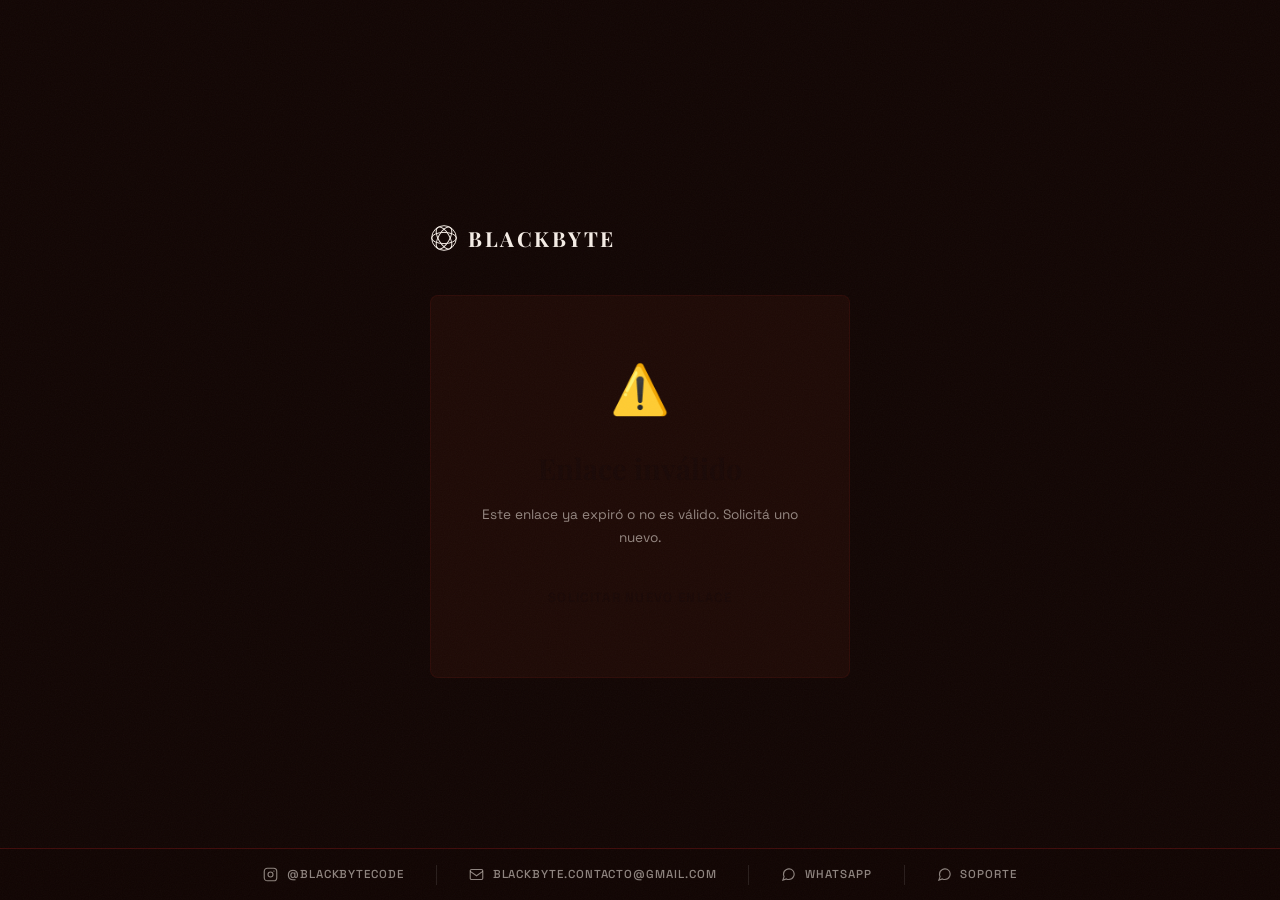
<file: reset-password.html>
﻿<!DOCTYPE html>
<html lang="es">
<head>
  <meta charset="UTF-8"/>
  <meta name="viewport" content="width=device-width,initial-scale=1"/>
  <title>Restablecer contraseña — BlackByte</title>
  <link rel="icon" type="image/svg+xml" href="favicon.svg" />
  <link rel="preconnect" href="https://fonts.googleapis.com"/>
  <link rel="preconnect" href="https://fonts.gstatic.com" crossorigin/>
  <link href="https://fonts.googleapis.com/css2?family=Playfair+Display:ital,wght@0,400;0,500;0,600;0,700;0,900;1,400;1,700&family=Space+Grotesk:wght@300;400;500;600;700&display=swap" rel="stylesheet"/>
  <link rel="stylesheet" href="css/style.css"/>
  <style>
    body { min-height: 100vh; display: flex; flex-direction: column; align-items: center; justify-content: center; padding: 2rem; }
    .auth-wrap { width: 100%; max-width: 420px; }
    .auth-logo { display: flex; align-items: center; gap: 0.65rem; margin-bottom: 2.5rem; text-decoration: none; }
    .auth-logo svg { width: 28px; height: 28px; color: var(--white); }
    .auth-logo span { font-family: 'Playfair Display', serif; font-size: 1.3rem; letter-spacing: 0.12em; color: var(--white); }
    .auth-card { background: var(--gray); border: 1px solid var(--border); border-radius: 8px; padding: 2.5rem; }
    .auth-card h1 { font-family: 'Playfair Display', serif; font-size: 2.2rem; letter-spacing: 0.03em; margin-bottom: 0.5rem; }
    .auth-card p { font-size: 0.85rem; color: var(--dim); margin-bottom: 2rem; line-height: 1.7; }
    .form-group { margin-bottom: 1.2rem; }
    .form-group label { display: block; font-size: 0.68rem; font-weight: 700; letter-spacing: 0.12em; text-transform: uppercase; color: var(--dim); margin-bottom: 0.45rem; }
    .password-field { position: relative; }
    .password-field input { width: 100%; background: var(--gray-mid); border: 1px solid var(--border); border-radius: var(--radius); padding: 0.85rem 2.8rem 0.85rem 1rem; font-size: 0.9rem; font-family: 'Space Grotesk', sans-serif; color: var(--white); transition: border-color 0.2s; }
    .password-field input:focus { outline: none; border-color: var(--border-mid); }
    .toggle-pass { position: absolute; right: 0.75rem; top: 50%; transform: translateY(-50%); background: none; border: none; color: var(--dim); cursor: pointer; padding: 0; }
    .toggle-pass svg { width: 16px; height: 16px; display: block; }
    .auth-msg { font-size: 0.8rem; padding: 0.65rem 0.9rem; border-radius: var(--radius); margin-bottom: 1.2rem; display: none; border: 1px solid; }
    .auth-msg.error { color: rgba(220,80,80,1); border-color: rgba(220,80,80,0.3); background: rgba(220,80,80,0.07); }
    .auth-msg.success { color: rgba(6,214,160,0.9); border-color: rgba(6,214,160,0.3); background: rgba(6,214,160,0.07); }
    .auth-msg.show { display: block; }
    .strength-bar { height: 3px; background: var(--border); border-radius: 2px; margin-top: 0.5rem; overflow: hidden; }
    .strength-fill { height: 100%; width: 0; border-radius: 2px; transition: width 0.3s, background 0.3s; }
    .auth-submit { width: 100%; margin-top: 0.5rem; }
    .error-state, .success-state { display: none; text-align: center; padding: 1rem 0; }
    .state-icon { font-size: 3rem; margin-bottom: 1rem; }
    .error-state h2, .success-state h2 { font-family: 'Playfair Display', serif; font-size: 1.8rem; margin-bottom: 0.75rem; }
    .error-state p, .success-state p { font-size: 0.85rem; color: var(--dim); line-height: 1.7; margin-bottom: 1.5rem; }
  </style>
</head>
<body>

  <div class="auth-wrap">
    <a href="index.html" class="auth-logo">
      <svg viewBox="0 0 100 100" fill="none" stroke="currentColor" stroke-width="3.5">
        <circle cx="50" cy="50" r="44"/>
        <ellipse cx="50" cy="50" rx="44" ry="20"/>
        <ellipse cx="50" cy="50" rx="44" ry="20" transform="rotate(60 50 50)"/>
        <ellipse cx="50" cy="50" rx="44" ry="20" transform="rotate(120 50 50)"/>
      </svg>
      <span>BLACKBYTE</span>
    </a>

    <div class="auth-card">

      <!-- Form state -->
      <div id="form-state">
        <h1>Nueva contraseña</h1>
        <p>Elegí una contraseña segura para tu cuenta.</p>
        <div id="auth-msg" class="auth-msg"></div>
        <div class="form-group">
          <label>Nueva contraseña</label>
          <div class="password-field">
            <input type="password" id="pass-new" placeholder="Mínimo 6 caracteres" autocomplete="new-password"/>
            <button type="button" class="toggle-pass" data-target="pass-new">
              <svg viewBox="0 0 24 24" fill="none" stroke="currentColor" stroke-width="1.8"><path d="M1 12s4-8 11-8 11 8 11 8-4 8-11 8-11-8-11-8z"/><circle cx="12" cy="12" r="3"/></svg>
            </button>
          </div>
          <div class="strength-bar"><div class="strength-fill" id="strength-fill"></div></div>
        </div>
        <div class="form-group">
          <label>Confirmar contraseña</label>
          <div class="password-field">
            <input type="password" id="pass-confirm" placeholder="Repetí la contraseña" autocomplete="new-password"/>
            <button type="button" class="toggle-pass" data-target="pass-confirm">
              <svg viewBox="0 0 24 24" fill="none" stroke="currentColor" stroke-width="1.8"><path d="M1 12s4-8 11-8 11 8 11 8-4 8-11 8-11-8-11-8z"/><circle cx="12" cy="12" r="3"/></svg>
            </button>
          </div>
        </div>
        <button class="btn auth-submit" id="submit-btn">Restablecer contraseña</button>
      </div>

      <!-- Success state -->
      <div class="success-state" id="success-state">
        <div class="state-icon">✅</div>
        <h2>Contraseña restablecida</h2>
        <p>Tu contraseña fue actualizada correctamente.</p>
        <a href="login.html" class="btn" style="display:inline-block;">Iniciar sesión</a>
      </div>

      <!-- Error state (invalid token) -->
      <div class="error-state" id="error-state">
        <div class="state-icon">⚠️</div>
        <h2>Enlace inválido</h2>
        <p>Este enlace ya expiró o no es válido. Solicitá uno nuevo.</p>
        <a href="forgot-password.html" class="btn" style="display:inline-block;">Solicitar nuevo enlace</a>
      </div>

    </div>
  </div>

  <script>
    const API   = 'http://localhost:5000/api/auth';
    const token = new URLSearchParams(window.location.search).get('token');

    if (!token) {
      document.getElementById('form-state').style.display  = 'none';
      document.getElementById('error-state').style.display = 'block';
    }

    /* Password strength */
    document.getElementById('pass-new').addEventListener('input', function () {
      const val  = this.value;
      const fill = document.getElementById('strength-fill');
      let score  = 0;
      if (val.length >= 6)  score++;
      if (val.length >= 10) score++;
      if (/[A-Z]/.test(val)) score++;
      if (/[0-9]/.test(val)) score++;
      if (/[^A-Za-z0-9]/.test(val)) score++;
      const pct    = (score / 5) * 100;
      const colors = ['#dc3232','#e87722','#e8c322','#22c55e','#06d6a0'];
      fill.style.width      = pct + '%';
      fill.style.background = colors[Math.max(0, score - 1)] || '#dc3232';
    });

    /* Toggle password visibility */
    document.querySelectorAll('.toggle-pass').forEach(btn => {
      btn.addEventListener('click', () => {
        const input = document.getElementById(btn.dataset.target);
        input.type  = input.type === 'password' ? 'text' : 'password';
      });
    });

    /* Submit */
    const btn = document.getElementById('submit-btn');
    const msg = document.getElementById('auth-msg');

    function showMsg(text, type) {
      msg.textContent = text;
      msg.className   = `auth-msg ${type} show`;
    }

    btn.addEventListener('click', async () => {
      const pass    = document.getElementById('pass-new').value.trim();
      const confirm = document.getElementById('pass-confirm').value.trim();

      if (!pass || pass.length < 6) return showMsg('La contraseña debe tener al menos 6 caracteres.', 'error');
      if (pass !== confirm) return showMsg('Las contraseñas no coinciden.', 'error');

      btn.disabled    = true;
      btn.textContent = 'Procesando...';

      try {
        const res  = await fetch(`${API}/reset-password/${token}`, {
          method:  'POST',
          headers: { 'Content-Type': 'application/json' },
          body:    JSON.stringify({ password: pass })
        });
        const data = await res.json();

        if (data.ok) {
          document.getElementById('form-state').style.display    = 'none';
          document.getElementById('success-state').style.display = 'block';
        } else {
          if (res.status === 400 && data.error.includes('inválido')) {
            document.getElementById('form-state').style.display = 'none';
            document.getElementById('error-state').style.display = 'block';
          } else {
            showMsg(data.error, 'error');
            btn.disabled    = false;
            btn.textContent = 'Restablecer contraseña';
          }
        }
      } catch {
        showMsg('No se pudo conectar con el servidor.', 'error');
        btn.disabled    = false;
        btn.textContent = 'Restablecer contraseña';
      }
    });
  </script>

  <nav class="contact-bar" aria-label="Contacto rápido">
    <a href="https://www.instagram.com/blackbytecode/" target="_blank" rel="noopener noreferrer" class="contact-bar-item">
      <svg viewBox="0 0 24 24" fill="none" stroke="currentColor" stroke-width="1.8"><rect x="2" y="2" width="20" height="20" rx="5"/><circle cx="12" cy="12" r="4"/><circle cx="17.5" cy="6.5" r="1" fill="currentColor" stroke="none"/></svg>
      <span>@blackbytecode</span>
    </a>
    <div class="contact-bar-divider"></div>
    <a href="mailto:blackbyte.contacto@gmail.com" class="contact-bar-item">
      <svg viewBox="0 0 24 24" fill="none" stroke="currentColor" stroke-width="1.8"><rect x="2" y="4" width="20" height="16" rx="2"/><path d="M22 7l-10 7L2 7"/></svg>
      <span>blackbyte.contacto@gmail.com</span>
    </a>
    <div class="contact-bar-divider"></div>
    <a href="https://wa.me/5491135962017?text=Hola%20BlackByte%2C%20vi%20su%20p%C3%A1gina%20y%20me%20gustar%C3%ADa%20consultar%20sobre%20sus%20servicios." target="_blank" rel="noopener noreferrer" class="contact-bar-item">
      <svg viewBox="0 0 24 24" fill="none" stroke="currentColor" stroke-width="1.8"><path d="M21 11.5a8.38 8.38 0 0 1-.9 3.8 8.5 8.5 0 0 1-7.6 4.7 8.38 8.38 0 0 1-3.8-.9L3 21l1.9-5.7a8.38 8.38 0 0 1-.9-3.8 8.5 8.5 0 0 1 4.7-7.6 8.38 8.38 0 0 1 3.8-.9h.5a8.48 8.48 0 0 1 8 8v.5z"/></svg>
      <span>WhatsApp</span>
    </a>
    <div class="contact-bar-divider"></div>
    <a href="https://wa.me/5491165313048?text=Hola%20BlackByte%2C%20necesito%20soporte." target="_blank" rel="noopener noreferrer" class="contact-bar-item">
      <svg viewBox="0 0 24 24" fill="none" stroke="currentColor" stroke-width="1.8"><path d="M21 11.5a8.38 8.38 0 0 1-.9 3.8 8.5 8.5 0 0 1-7.6 4.7 8.38 8.38 0 0 1-3.8-.9L3 21l1.9-5.7a8.38 8.38 0 0 1-.9-3.8 8.5 8.5 0 0 1 4.7-7.6 8.38 8.38 0 0 1 3.8-.9h.5a8.48 8.48 0 0 1 8 8v.5z"/></svg>
      <span>Soporte</span>
    </a>
  </nav>
</body>
</html>
</file>
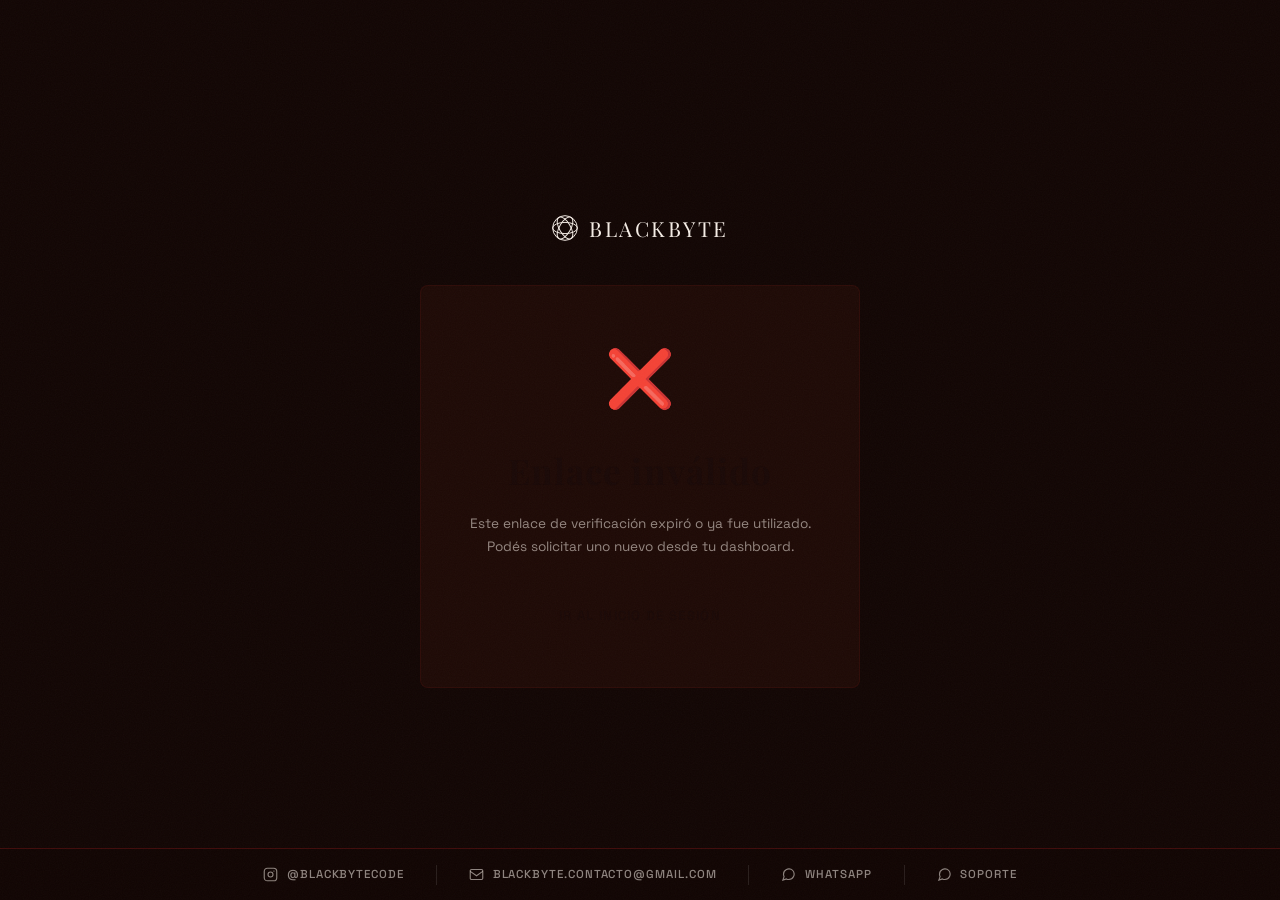
<file: verify-email.html>
﻿<!DOCTYPE html>
<html lang="es">
<head>
  <meta charset="UTF-8"/>
  <meta name="viewport" content="width=device-width,initial-scale=1"/>
  <title>Verificar email — BlackByte</title>
  <link rel="icon" type="image/svg+xml" href="favicon.svg" />
  <link rel="preconnect" href="https://fonts.googleapis.com"/>
  <link rel="preconnect" href="https://fonts.gstatic.com" crossorigin/>
  <link href="https://fonts.googleapis.com/css2?family=Playfair+Display:ital,wght@0,400;0,500;0,600;0,700;0,900;1,400;1,700&family=Space+Grotesk:wght@300;400;500;600;700&display=swap" rel="stylesheet"/>
  <link rel="stylesheet" href="css/style.css"/>
  <style>
    body { min-height: 100vh; display: flex; align-items: center; justify-content: center; padding: 2rem; }
    .verify-wrap { width: 100%; max-width: 440px; text-align: center; }
    .verify-logo { display: flex; align-items: center; justify-content: center; gap: 0.65rem; margin-bottom: 2.5rem; text-decoration: none; }
    .verify-logo svg { width: 28px; height: 28px; color: var(--white); }
    .verify-logo span { font-family: 'Playfair Display', serif; font-size: 1.3rem; letter-spacing: 0.12em; color: var(--white); }
    .verify-card { background: var(--gray); border: 1px solid var(--border); border-radius: 8px; padding: 3rem 2.5rem; }
    .state-icon { font-size: 3.5rem; margin-bottom: 1.25rem; }
    .verify-card h1 { font-family: 'Playfair Display', serif; font-size: 2.2rem; letter-spacing: 0.03em; margin-bottom: 0.75rem; }
    .verify-card p { font-size: 0.85rem; color: var(--dim); line-height: 1.75; margin-bottom: 2rem; }
    .loading-dots { display: inline-flex; gap: 0.4rem; margin-bottom: 1.5rem; }
    .loading-dots span { width: 8px; height: 8px; border-radius: 50%; background: var(--dim); animation: bounce 1.2s infinite; }
    .loading-dots span:nth-child(2) { animation-delay: 0.2s; }
    .loading-dots span:nth-child(3) { animation-delay: 0.4s; }
    @keyframes bounce { 0%,60%,100% { transform: translateY(0); } 30% { transform: translateY(-8px); } }
    .spin { display: inline-block; width: 36px; height: 36px; border: 2px solid var(--border); border-top-color: var(--white); border-radius: 50%; animation: spin 0.8s linear infinite; margin-bottom: 1.5rem; }
    @keyframes spin { to { transform: rotate(360deg); } }
  </style>
</head>
<body>

  <div class="verify-wrap">
    <a href="index.html" class="verify-logo">
      <svg viewBox="0 0 100 100" fill="none" stroke="currentColor" stroke-width="3.5">
        <circle cx="50" cy="50" r="44"/>
        <ellipse cx="50" cy="50" rx="44" ry="20"/>
        <ellipse cx="50" cy="50" rx="44" ry="20" transform="rotate(60 50 50)"/>
        <ellipse cx="50" cy="50" rx="44" ry="20" transform="rotate(120 50 50)"/>
      </svg>
      <span>BLACKBYTE</span>
    </a>

    <div class="verify-card" id="verify-card">
      <!-- Loading -->
      <div id="state-loading">
        <div class="spin"></div>
        <h1>Verificando...</h1>
        <p>Estamos confirmando tu email. Esto tarda solo un segundo.</p>
      </div>

      <!-- Success -->
      <div id="state-success" style="display:none;">
        <div class="state-icon">🎉</div>
        <h1>Email verificado</h1>
        <p>Tu cuenta está activa. Ya podés acceder a todos los servicios de BlackByte.</p>
        <a href="login.html" class="btn" style="display:inline-block;">Iniciar sesión</a>
      </div>

      <!-- Error -->
      <div id="state-error" style="display:none;">
        <div class="state-icon">❌</div>
        <h1>Enlace inválido</h1>
        <p>Este enlace de verificación expiró o ya fue utilizado. Podés solicitar uno nuevo desde tu dashboard.</p>
        <a href="login.html" class="btn" style="display:inline-block;">Ir al inicio de sesión</a>
      </div>
    </div>
  </div>

  <script>
    const API   = 'http://localhost:5000/api/auth';
    const token = new URLSearchParams(window.location.search).get('token');

    function show(id) {
      ['state-loading','state-success','state-error'].forEach(s => {
        document.getElementById(s).style.display = s === id ? 'block' : 'none';
      });
    }

    async function verify() {
      if (!token) return show('state-error');

      try {
        const res  = await fetch(`${API}/verify-email/${token}`);
        const data = await res.json();
        show(data.ok ? 'state-success' : 'state-error');
      } catch {
        show('state-error');
      }
    }

    verify();
  </script>

  <nav class="contact-bar" aria-label="Contacto rápido">
    <a href="https://www.instagram.com/blackbytecode/" target="_blank" rel="noopener noreferrer" class="contact-bar-item">
      <svg viewBox="0 0 24 24" fill="none" stroke="currentColor" stroke-width="1.8"><rect x="2" y="2" width="20" height="20" rx="5"/><circle cx="12" cy="12" r="4"/><circle cx="17.5" cy="6.5" r="1" fill="currentColor" stroke="none"/></svg>
      <span>@blackbytecode</span>
    </a>
    <div class="contact-bar-divider"></div>
    <a href="mailto:blackbyte.contacto@gmail.com" class="contact-bar-item">
      <svg viewBox="0 0 24 24" fill="none" stroke="currentColor" stroke-width="1.8"><rect x="2" y="4" width="20" height="16" rx="2"/><path d="M22 7l-10 7L2 7"/></svg>
      <span>blackbyte.contacto@gmail.com</span>
    </a>
    <div class="contact-bar-divider"></div>
    <a href="https://wa.me/5491135962017?text=Hola%20BlackByte%2C%20vi%20su%20p%C3%A1gina%20y%20me%20gustar%C3%ADa%20consultar%20sobre%20sus%20servicios." target="_blank" rel="noopener noreferrer" class="contact-bar-item">
      <svg viewBox="0 0 24 24" fill="none" stroke="currentColor" stroke-width="1.8"><path d="M21 11.5a8.38 8.38 0 0 1-.9 3.8 8.5 8.5 0 0 1-7.6 4.7 8.38 8.38 0 0 1-3.8-.9L3 21l1.9-5.7a8.38 8.38 0 0 1-.9-3.8 8.5 8.5 0 0 1 4.7-7.6 8.38 8.38 0 0 1 3.8-.9h.5a8.48 8.48 0 0 1 8 8v.5z"/></svg>
      <span>WhatsApp</span>
    </a>
    <div class="contact-bar-divider"></div>
    <a href="https://wa.me/5491165313048?text=Hola%20BlackByte%2C%20necesito%20soporte." target="_blank" rel="noopener noreferrer" class="contact-bar-item">
      <svg viewBox="0 0 24 24" fill="none" stroke="currentColor" stroke-width="1.8"><path d="M21 11.5a8.38 8.38 0 0 1-.9 3.8 8.5 8.5 0 0 1-7.6 4.7 8.38 8.38 0 0 1-3.8-.9L3 21l1.9-5.7a8.38 8.38 0 0 1-.9-3.8 8.5 8.5 0 0 1 4.7-7.6 8.38 8.38 0 0 1 3.8-.9h.5a8.48 8.48 0 0 1 8 8v.5z"/></svg>
      <span>Soporte</span>
    </a>
  </nav>
</body>
</html>
</file>
<file: css/style.css>
/* =========================================================
   BLACKBYTE — Shared Styles
   Design: Editorial Premium — Serif + Paper Texture
   Fonts: Playfair Display (headings) + Space Grotesk (body)
   ========================================================= */

@import url('https://fonts.googleapis.com/css2?family=Playfair+Display:ital,wght@0,400;0,500;0,600;0,700;0,900;1,400;1,700&family=Space+Grotesk:wght@300;400;500;600;700&display=swap');

/* ─── Page Transitions ─────────────────────────────────── */
body.page-entering {
  opacity: 0;
  transform: translateY(12px);
  transition: none;
}
body {
  transition: opacity 0.32s ease, transform 0.32s ease;
}
body.page-leaving {
  opacity: 0;
  transform: translateY(-10px);
  pointer-events: none;
}

/* ─── CSS Variables ────────────────────────────────────── */
:root {
  /* Base palette */
  --paper:        #faf8f4;   /* main bg — paper white */
  --paper-dark:   #f0ebe0;   /* slightly tinted paper */
  --ink:          #1a0907;   /* main text */
  --ink-mid:      #6b3828;   /* secondary text */
  --ink-dim:      rgba(26, 9, 7, 0.42);

  /* Dark sections (hero, marquee, contact) */
  --dark:         #120604;
  --dark-card:    #1e0a06;
  --dark-text:    #f5ede6;
  --dark-dim:     rgba(245, 237, 230, 0.55);

  /* Accent — crimson + gold */
  --crimson:      #9b1c1c;
  --crimson-deep: #6b1010;
  --gold:         #a07828;   /* muted, less yellow */
  --gold-bright:  #c99a40;
  --gold-dim:     rgba(160, 120, 40, 0.15);

  /* Borders */
  --border:       rgba(155, 28, 28, 0.13);
  --border-mid:   rgba(155, 28, 28, 0.28);

  /* Legacy aliases — used throughout existing CSS */
  --black:        #120604;
  --white:        #f5ede6;
  --accent:       #9b1c1c;
  --accent-bright: #c02828;
  --accent-dim:   rgba(155, 28, 28, 0.12);
  --bordeaux:     #6b1010;
  --gray:         #1e0a06;
  --gray-mid:     #2c1008;
  --gray-light:   #3e160c;
  --border-dark:  rgba(160, 120, 40, 0.18);
  --dim:          rgba(245, 237, 230, 0.55);

  --nav-height:   72px;
  --radius:       4px;
  --transition:   0.32s cubic-bezier(0.4, 0, 0.2, 1);
}

/* ─── Reset ────────────────────────────────────────────── */
*, *::before, *::after {
  box-sizing: border-box;
  margin: 0;
  padding: 0;
}

html {
  scroll-behavior: smooth;
  font-size: 16px;
}

body {
  background-color: var(--dark);
  color: var(--ink);
  font-family: 'Space Grotesk', sans-serif;
  font-weight: 400;
  line-height: 1.6;
  overflow-x: hidden;
  -webkit-font-smoothing: antialiased;
  -moz-osx-font-smoothing: grayscale;
}

img, svg { display: block; max-width: 100%; }
a { color: inherit; text-decoration: none; }
ul, ol { list-style: none; }
button { cursor: pointer; font-family: inherit; border: none; background: none; }
input, textarea, select { font-family: inherit; }

/* ─── Grain Overlay ────────────────────────────────────── */
body::after {
  content: '';
  position: fixed;
  inset: 0;
  width: 100vw;
  height: 100vh;
  pointer-events: none;
  z-index: 9999;
  opacity: 0.035;
  background-image: url("data:image/svg+xml,%3Csvg xmlns='http://www.w3.org/2000/svg' width='300' height='300'%3E%3Cfilter id='noise'%3E%3CfeTurbulence type='fractalNoise' baseFrequency='0.85' numOctaves='4' stitchTiles='stitch'/%3E%3C/filter%3E%3Crect width='300' height='300' filter='url(%23noise)' opacity='1'/%3E%3C/svg%3E");
  background-repeat: repeat;
}

/* ─── Scroll Reveal ────────────────────────────────────── */
.reveal {
  opacity: 0;
  transform: translateY(40px);
  transition: opacity 0.7s var(--transition), transform 0.7s var(--transition);
}

.reveal.visible {
  opacity: 1;
  transform: translateY(0);
}

/* Staggered delays for child reveals */
.reveal-group .reveal:nth-child(1) { transition-delay: 0s; }
.reveal-group .reveal:nth-child(2) { transition-delay: 0.1s; }
.reveal-group .reveal:nth-child(3) { transition-delay: 0.2s; }
.reveal-group .reveal:nth-child(4) { transition-delay: 0.3s; }
.reveal-group .reveal:nth-child(5) { transition-delay: 0.4s; }
.reveal-group .reveal:nth-child(6) { transition-delay: 0.5s; }

/* ─── NAV ──────────────────────────────────────────────── */
#navbar {
  position: fixed;
  top: 0;
  left: 0;
  right: 0;
  height: var(--nav-height);
  display: flex;
  align-items: center;
  padding: 0 5%;
  z-index: 1000;
  transition: background var(--transition), backdrop-filter var(--transition), border-color var(--transition);
  border-bottom: 1px solid transparent;
}

#navbar.scrolled {
  background: rgba(250, 248, 244, 0.58);
  backdrop-filter: blur(18px) saturate(160%);
  -webkit-backdrop-filter: blur(18px) saturate(160%);
  border-bottom-color: rgba(155, 28, 28, 0.18);
  box-shadow: 0 1px 0 rgba(155, 28, 28, 0.06);
}
#navbar.scrolled .nav-logo,
#navbar.scrolled .nav-links a,
#navbar.scrolled .nav-logout { color: var(--ink); }
#navbar.scrolled .nav-links a:hover { color: var(--crimson); }

.nav-container {
  width: 100%;
  display: flex;
  align-items: center;
  justify-content: space-between;
  gap: 2rem;
}

/* Logo */
.nav-logo {
  display: flex;
  align-items: center;
  gap: 10px;
  font-family: 'Playfair Display', serif;
  font-size: 1.3rem;
  font-weight: 700;
  letter-spacing: 0.02em;
  color: var(--dark-text);
  flex-shrink: 0;
  transition: color var(--transition);
}
#navbar.scrolled .nav-logo { color: var(--ink); }

.nav-logo svg {
  width: 32px;
  height: 32px;
  color: var(--gold);
  flex-shrink: 0;
}

/* Hide mobile-only auth item on desktop */
.nav-links .mobile-auth { display: none; }

/* Links */
.nav-links {
  display: flex;
  align-items: center;
  gap: 2.2rem;
}

.nav-links a {
  font-size: 0.82rem;
  font-weight: 500;
  letter-spacing: 0.1em;
  text-transform: uppercase;
  color: rgba(245, 237, 230, 0.65);
  transition: color var(--transition);
  white-space: nowrap;
}

.nav-links a:hover { color: var(--dark-text); }
.nav-links a.nav-active { color: var(--dark-text); }
.nav-links a.nav-cta { color: var(--dark-text); }
.nav-links a.nav-cta:hover { color: var(--dark-text); }

/* When scrolled (over light bg) */
#navbar.scrolled .nav-links a { color: var(--ink-mid); }
#navbar.scrolled .nav-links a:hover { color: var(--crimson); }
#navbar.scrolled .nav-links a.nav-active { color: var(--ink); }

/* Nav right section (auth area) */
.nav-right {
  display: flex;
  align-items: center;
  gap: 1rem;
  flex-shrink: 0;
}

.nav-user-name {
  font-size: 0.78rem;
  font-weight: 500;
  color: var(--dim);
  letter-spacing: 0.05em;
}

.nav-logout {
  font-size: 0.78rem;
  font-weight: 500;
  letter-spacing: 0.08em;
  text-transform: uppercase;
  color: var(--dim);
  transition: color var(--transition);
  border: none;
  background: none;
  cursor: pointer;
  font-family: inherit;
  padding: 0;
}

.nav-logout:hover { color: var(--white); }

/* CTA Button in nav */
.nav-cta {
  display: inline-flex;
  align-items: center;
  justify-content: center;
  padding: 0.55rem 1.35rem;
  font-size: 0.78rem;
  font-weight: 600;
  letter-spacing: 0.1em;
  text-transform: uppercase;
  color: var(--dark-text);
  background: var(--crimson);
  border-radius: var(--radius);
  transition: background var(--transition), color var(--transition), opacity var(--transition);
  white-space: nowrap;
}

.nav-cta:hover {
  background: var(--crimson-deep);
}

/* Hamburger */
.hamburger {
  display: none;
  flex-direction: column;
  justify-content: center;
  align-items: center;
  width: 38px;
  height: 38px;
  gap: 5px;
  border: none;
  background: none;
  cursor: pointer;
  padding: 0;
  z-index: 1001;
  flex-shrink: 0;
}

.hamburger span {
  display: block;
  width: 22px;
  height: 1.5px;
  background: var(--white);
  transition: transform 0.3s ease, opacity 0.3s ease;
  transform-origin: center;
}

.hamburger.open span:nth-child(1) {
  transform: translateY(6.5px) rotate(45deg);
}

.hamburger.open span:nth-child(2) {
  opacity: 0;
  transform: scaleX(0);
}

.hamburger.open span:nth-child(3) {
  transform: translateY(-6.5px) rotate(-45deg);
}

/* ─── FOOTER ───────────────────────────────────────────── */
footer {
  border-top: 1px solid var(--border);
  padding: 2rem 5%;
  display: flex;
  align-items: center;
  justify-content: space-between;
  gap: 1rem;
  flex-wrap: wrap;
  background: var(--dark);
}

.footer-logo {
  display: flex;
  align-items: center;
  gap: 8px;
  font-family: 'Playfair Display', serif;
  font-size: 1rem;
  font-weight: 700;
  letter-spacing: 0.02em;
  color: var(--dark-text);
}
.footer-logo svg { color: var(--gold); }
.footer-copy { color: var(--dark-dim); }

.footer-logo svg {
  width: 22px;
  height: 22px;
  color: var(--gold);
}

.footer-copy {
  font-size: 0.75rem;
  color: var(--dim);
  letter-spacing: 0.04em;
}

/* ─── Buttons ──────────────────────────────────────────── */
.btn {
  display: inline-flex;
  align-items: center;
  justify-content: center;
  gap: 0.5rem;
  padding: 0.85rem 2rem;
  font-family: 'Space Grotesk', sans-serif;
  font-size: 0.82rem;
  font-weight: 600;
  letter-spacing: 0.1em;
  text-transform: uppercase;
  border-radius: var(--radius);
  transition: background var(--transition), color var(--transition), border-color var(--transition), opacity var(--transition), transform var(--transition);
  white-space: nowrap;
  text-decoration: none;
}

.btn:hover { transform: translateY(-1px); }
.btn:active { transform: translateY(0); }

.btn-primary {
  background: var(--crimson);
  color: var(--dark-text);
  border: 1px solid var(--crimson);
}

.btn-primary:hover {
  background: var(--crimson-deep);
  border-color: var(--crimson-deep);
  color: var(--dark-text);
}

.btn-outline {
  background: transparent;
  color: var(--ink);
  border: 1px solid var(--border-mid);
}

.btn-outline:hover {
  border-color: var(--crimson);
  color: var(--crimson);
  background: rgba(155, 28, 28, 0.05);
}

/* Buttons inside dark sections */
.dark-section .btn-outline {
  color: var(--dark-text);
  border-color: rgba(245, 237, 230, 0.3);
}
.dark-section .btn-outline:hover {
  border-color: var(--gold);
  color: var(--gold);
  background: rgba(160, 120, 40, 0.08);
}

.btn-sm {
  padding: 0.6rem 1.4rem;
  font-size: 0.76rem;
}

/* ─── Section Utilities ────────────────────────────────── */
.section-label {
  display: inline-flex;
  align-items: center;
  gap: 0.6rem;
  font-size: 0.7rem;
  font-weight: 700;
  letter-spacing: 0.22em;
  text-transform: uppercase;
  color: var(--crimson);
  margin-bottom: 1.2rem;
}

.section-label::before {
  content: '';
  display: inline-block;
  width: 18px;
  height: 2px;
  background: var(--crimson);
  flex-shrink: 0;
}

.section-title {
  font-family: 'Playfair Display', serif;
  font-size: clamp(2.6rem, 6vw, 5.2rem);
  font-weight: 700;
  line-height: 1.1;
  letter-spacing: -0.01em;
  color: var(--ink);
  margin-bottom: 1.5rem;
}

/* Dark section override */
.dark-section .section-title,
#hero .section-title { color: var(--dark-text); }
.dark-section .section-label,
#hero .section-label { color: var(--gold); }
.dark-section .section-label::before,
#hero .section-label::before { background: var(--gold); }

.divider {
  width: 40px;
  height: 2px;
  background: var(--crimson);
  margin: 1.5rem 0;
}

/* Section spacing */
section {
  padding: 8rem 5%;
  position: relative;
}

/* ─── Cards ────────────────────────────────────────────── */
.card {
  background: var(--gray);
  border: 1px solid var(--border);
  border-radius: var(--radius);
  padding: 2rem;
  transition: border-color var(--transition), background var(--transition);
}

.card:hover {
  border-color: var(--border-mid);
  background: var(--gray-mid);
}

/* ─── Form Styles ──────────────────────────────────────── */
.form-group {
  display: flex;
  flex-direction: column;
  gap: 0.45rem;
  margin-bottom: 1.25rem;
}

.form-group label {
  font-size: 0.75rem;
  font-weight: 600;
  letter-spacing: 0.1em;
  text-transform: uppercase;
  color: var(--dim);
}

.form-group input {
  width: 100%;
  padding: 0.85rem 1rem;
  background: var(--gray);
  border: 1px solid var(--border);
  border-radius: var(--radius);
  color: var(--white);
  font-size: 0.9rem;
  font-family: 'Space Grotesk', sans-serif;
  transition: border-color var(--transition), background var(--transition);
  outline: none;
}

.form-group input:focus {
  border-color: var(--white);
  background: var(--gray-mid);
}

.form-group input::placeholder {
  color: rgba(245, 237, 232, 0.25);
}

.form-error {
  display: none;
  color: #ff6b6b;
  font-size: 0.78rem;
  font-weight: 500;
  letter-spacing: 0.03em;
  margin-top: 0.25rem;
}

.form-error.visible {
  display: block;
}

/* ─── Back Button ──────────────────────────────────────── */
.btn-back {
  position: fixed;
  top: 1.4rem;
  left: 1.6rem;
  z-index: 1000;
  display: inline-flex;
  align-items: center;
  gap: 0.5rem;
  padding: 0.5rem 1rem;
  font-family: var(--font-body);
  font-size: 0.75rem;
  font-weight: 600;
  letter-spacing: 0.1em;
  text-transform: uppercase;
  color: rgba(245,237,232,0.5);
  border: 1px solid rgba(245,237,232,0.1);
  background: rgba(40,6,6,0.6);
  backdrop-filter: blur(8px);
  text-decoration: none;
  transition: color 0.2s, border-color 0.2s, background 0.2s;
}
.btn-back:hover {
  color: var(--white);
  border-color: rgba(245,237,232,0.35);
  background: rgba(40,6,6,0.9);
}
.btn-back svg {
  width: 14px;
  height: 14px;
  transition: transform 0.2s;
}
.btn-back:hover svg { transform: translateX(-3px); }

/* ─── Auth Pages ───────────────────────────────────────── */
.auth-page {
  min-height: 100vh;
  display: flex;
  flex-direction: column;
  align-items: center;
  justify-content: center;
  padding: 2rem 1.5rem;
  background: var(--black);
}

.auth-logo {
  display: flex;
  align-items: center;
  gap: 10px;
  font-family: 'Playfair Display', serif;
  font-weight: 700;
  font-size: 1.25rem;
  letter-spacing: 0.01em;
  color: var(--white);
  margin-bottom: 3rem;
}

.auth-logo svg {
  width: 30px;
  height: 30px;
}

.auth-card {
  width: 100%;
  max-width: 420px;
  background: var(--gray);
  border: 1px solid var(--border);
  border-radius: 8px;
  padding: 2.5rem 2rem;
}

.auth-card h1 {
  font-family: 'Playfair Display', serif;
  font-weight: 700;
  font-size: 2rem;
  letter-spacing: -0.01em;
  margin-bottom: 0.5rem;
}

.auth-card p.auth-sub {
  font-size: 0.82rem;
  color: var(--dim);
  margin-bottom: 2rem;
}

.auth-footer-link {
  text-align: center;
  margin-top: 1.5rem;
  font-size: 0.8rem;
  color: var(--dim);
}

.auth-footer-link a {
  color: var(--white);
  font-weight: 600;
  text-decoration: underline;
  text-underline-offset: 3px;
}

.auth-submit {
  width: 100%;
  padding: 0.9rem;
  margin-top: 0.5rem;
  font-size: 0.82rem;
  font-weight: 700;
  letter-spacing: 0.14em;
  text-transform: uppercase;
  background: var(--white);
  color: var(--black);
  border: none;
  border-radius: var(--radius);
  cursor: pointer;
  transition: background var(--transition), color var(--transition), opacity var(--transition);
  font-family: 'Space Grotesk', sans-serif;
}

.auth-submit:hover {
  background: var(--dim);
}

.auth-submit:disabled {
  opacity: 0.5;
  cursor: not-allowed;
}

/* ─── Dashboard ────────────────────────────────────────── */
.dashboard-page {
  min-height: 100vh;
  background: var(--black);
  padding-top: var(--nav-height);
}

.dashboard-header {
  padding: 3.5rem 5% 2rem;
  border-bottom: 1px solid var(--border);
}

.dashboard-header .label {
  font-size: 0.7rem;
  font-weight: 600;
  letter-spacing: 0.2em;
  text-transform: uppercase;
  color: var(--dim);
  margin-bottom: 0.6rem;
}

.dashboard-header h1 {
  font-family: 'Playfair Display', serif;
  font-weight: 700;
  font-size: clamp(2.5rem, 5vw, 4rem);
  line-height: 1.05;
  letter-spacing: -0.02em;
}

.dashboard-content {
  padding: 3rem 5%;
  display: grid;
  grid-template-columns: repeat(auto-fit, minmax(280px, 1fr));
  gap: 1.25rem;
  max-width: 1200px;
}

.dash-card {
  background: var(--gray);
  border: 1px solid var(--border);
  border-radius: 6px;
  padding: 1.75rem 1.5rem;
}

.dash-card-label {
  font-size: 0.68rem;
  font-weight: 600;
  letter-spacing: 0.18em;
  text-transform: uppercase;
  color: var(--dim);
  margin-bottom: 1.2rem;
  display: flex;
  align-items: center;
  gap: 0.5rem;
}

.dash-card-label::after {
  content: '';
  flex: 1;
  height: 1px;
  background: var(--border);
}

.dash-card h3 {
  font-family: 'Playfair Display', serif;
  font-weight: 700;
  font-size: 1.4rem;
  letter-spacing: -0.01em;
  margin-bottom: 1rem;
}

.dash-data-row {
  display: flex;
  flex-direction: column;
  gap: 0.75rem;
}

.dash-data-item {
  display: flex;
  justify-content: space-between;
  align-items: center;
  padding: 0.75rem 0;
  border-bottom: 1px solid var(--border);
  font-size: 0.85rem;
}

.dash-data-item:last-child { border-bottom: none; }

.dash-data-item .key {
  color: var(--dim);
  font-size: 0.75rem;
  letter-spacing: 0.06em;
  text-transform: uppercase;
  font-weight: 500;
}

.dash-data-item .val {
  color: var(--white);
  font-weight: 500;
  text-align: right;
  word-break: break-all;
}

.coming-soon-badge {
  display: inline-flex;
  align-items: center;
  padding: 0.3rem 0.75rem;
  font-size: 0.68rem;
  font-weight: 600;
  letter-spacing: 0.12em;
  text-transform: uppercase;
  border: 1px solid var(--border-mid);
  border-radius: 2px;
  color: var(--dim);
  margin-bottom: 0.75rem;
}

.dash-placeholder {
  font-size: 0.82rem;
  color: var(--dim);
  line-height: 1.65;
}

.btn-disabled {
  opacity: 0.3;
  cursor: not-allowed;
  pointer-events: none;
}

/* ─── Responsive ───────────────────────────────────────── */

/* 1024px — tablet / 2-col grid breakpoint */
@media (max-width: 1024px) {
  :root { --nav-height: 64px; }

  .nav-links { gap: 1.6rem; }

  section { padding: 5rem 5%; }

  .dashboard-content {
    grid-template-columns: repeat(auto-fit, minmax(240px, 1fr));
  }
}

/* 768px — mobile */
@media (max-width: 768px) {
  section { padding: 4.5rem 5%; }

  /* Mobile Nav */
  .hamburger { display: flex; }

  .nav-links {
    position: fixed;
    top: var(--nav-height);
    left: 0;
    right: 0;
    background: rgba(250, 248, 244, 0.98);
    backdrop-filter: blur(20px);
    -webkit-backdrop-filter: blur(20px);
    border-bottom: 1px solid var(--border);
    flex-direction: column;
    align-items: flex-start;
    padding: 0 5%;
    gap: 0;
    max-height: 0;
    overflow: hidden;
    transition: max-height 0.4s ease, padding 0.4s ease;
    pointer-events: none;
  }

  .nav-links.open {
    padding: 1.5rem 5%;
    max-height: 600px;
    pointer-events: all;
  }

  .nav-links a,
  .nav-links .nav-cta,
  .nav-links .nav-logout {
    display: block;
    width: 100%;
    padding: 0.9rem 0;
    border-bottom: 1px solid var(--border);
    font-size: 0.9rem;
  }

  .nav-links .nav-cta {
    margin-top: 0.5rem;
    text-align: center;
    border-bottom: none;
    border: 1px solid var(--border-mid);
  }

  .nav-right {
    display: none;
  }

  /* Show auth items inside mobile menu */
  .nav-links .mobile-auth { display: flex; flex-direction: column; width: 100%; }

  footer {
    flex-direction: column;
    align-items: flex-start;
    gap: 0.75rem;
  }

  .auth-card {
    padding: 2rem 1.4rem;
  }
}

/* 480px — small mobile */
@media (max-width: 480px) {
  .btn-back span { display: none; }
  .btn-back { padding: 0.5rem 0.7rem; }
  :root { --nav-height: 58px; }

  section { padding: 3.5rem 5%; }

  .section-title {
    font-size: clamp(2.2rem, 10vw, 3.5rem);
  }

  .btn {
    padding: 0.75rem 1.5rem;
    font-size: 0.78rem;
  }

  .auth-card h1 {
    font-size: 1.9rem;
  }

  .dashboard-content {
    grid-template-columns: 1fr;
    padding: 2rem 5%;
  }
}

/* ─── Utility Classes ──────────────────────────────────── */
.text-dim     { color: var(--dim); }
.text-center  { text-align: center; }
.text-upper   { text-transform: uppercase; letter-spacing: 0.1em; }
.mt-1  { margin-top: 0.5rem; }
.mt-2  { margin-top: 1rem; }
.mt-3  { margin-top: 1.5rem; }
.mt-4  { margin-top: 2rem; }
.mb-1  { margin-bottom: 0.5rem; }
.mb-2  { margin-bottom: 1rem; }
.mb-3  { margin-bottom: 1.5rem; }
.mb-4  { margin-bottom: 2rem; }
.flex  { display: flex; }
.flex-center { display: flex; align-items: center; justify-content: center; }
.gap-1 { gap: 0.5rem; }
.gap-2 { gap: 1rem; }
.gap-3 { gap: 1.5rem; }

/* ─── Nav Active Link ───────────────────────────────────── */
.nav-links a.active {
  color: var(--white);
}
.nav-links a.active::after {
  content: '';
  display: block;
  height: 1px;
  background: var(--white);
  margin-top: 2px;
  animation: underline-in 0.3s ease forwards;
}
@keyframes underline-in {
  from { transform: scaleX(0); }
  to   { transform: scaleX(1); }
}

/* ─── Contact Bar (fixed bottom) ───────────────────────── */
.contact-bar {
  position: fixed;
  bottom: 0;
  left: 0;
  right: 0;
  height: 52px;
  background: rgba(18, 6, 4, 0.97);
  backdrop-filter: blur(12px);
  -webkit-backdrop-filter: blur(12px);
  border-top: 1px solid rgba(155, 28, 28, 0.35);
  display: flex;
  align-items: center;
  justify-content: center;
  gap: 2rem;
  z-index: 900;
}

.contact-bar-item {
  display: flex;
  align-items: center;
  gap: 0.55rem;
  color: var(--dark-dim);
  text-decoration: none;
  font-size: 0.72rem;
  font-weight: 500;
  letter-spacing: 0.08em;
  text-transform: uppercase;
  transition: color 0.2s;
}

.contact-bar-item:hover { color: var(--dark-text); }

.contact-bar-item svg {
  width: 15px;
  height: 15px;
  flex-shrink: 0;
}

.contact-bar-divider {
  width: 1px;
  height: 20px;
  background: rgba(255,255,255,0.1);
}

/* padding so content doesn't hide behind the bar */
body { padding-bottom: 52px; }

@media (max-width: 480px) {
  .contact-bar { gap: 1rem; }
  .contact-bar-item span { display: none; }
  .contact-bar-item svg { width: 18px; height: 18px; }
  .contact-bar-divider { display: none; }
}

/* ─── Dark Section ──────────────────────────────────────── */
.dark-section {
  background: var(--dark);
  color: var(--dark-text);
}
.dark-section .section-label { color: var(--gold); }
.dark-section .section-label::before { background: var(--gold); }
.dark-section .section-title { color: var(--dark-text); }
.dark-section .divider { background: var(--gold); }
.dark-section .text-dim { color: var(--dark-dim); }

/* ─── Paper Sections ────────────────────────────────────── */
.paper-section {
  background-color: var(--paper);
  background-image:
    radial-gradient(circle at 20% 30%, rgba(155, 28, 28, 0.04) 0%, transparent 50%),
    radial-gradient(circle at 80% 70%, rgba(160, 120, 40, 0.05) 0%, transparent 50%),
    radial-gradient(rgba(26, 9, 7, 0.055) 1px, transparent 1px);
  background-size: 100% 100%, 100% 100%, 28px 28px;
  color: var(--ink);
  position: relative;
  overflow: hidden;
}

/* Slow ambient shimmer across paper sections */
.paper-section::before {
  content: '';
  position: absolute;
  inset: 0;
  background: linear-gradient(
    115deg,
    transparent 30%,
    rgba(160, 120, 40, 0.04) 45%,
    rgba(155, 28, 28, 0.03) 55%,
    transparent 70%
  );
  background-size: 200% 200%;
  animation: paper-shimmer 8s ease-in-out infinite alternate;
  pointer-events: none;
  z-index: 0;
}

@keyframes paper-shimmer {
  0%   { background-position: 0% 0%; }
  100% { background-position: 100% 100%; }
}

.paper-section .section-label { color: var(--crimson); }
.paper-section .section-label::before { background: var(--crimson); }
.paper-section .section-title { color: var(--ink); }
.paper-section .divider { background: var(--crimson); }

/* Keep content above pseudo-elements */
.paper-section > * {
  position: relative;
  z-index: 1;
}

/* ─── Editorial Typography Helpers ─────────────────────── */
.editorial-tag {
  font-family: 'Space Grotesk', sans-serif;
  font-size: 0.68rem;
  font-weight: 600;
  letter-spacing: 0.22em;
  text-transform: uppercase;
  color: var(--gold);
}

.serif-italic {
  font-family: 'Playfair Display', serif;
  font-style: italic;
  font-weight: 400;
}



/* ─── Hero Glow ─────────────────────────────────────────── */
#hero-glow {
  position: absolute;
  width: 600px; height: 600px;
  border-radius: 50%;
  background: radial-gradient(circle, rgba(255,255,255,0.04) 0%, transparent 70%);
  pointer-events: none;
  transform: translate(-50%, -50%);
  transition: left 0.6s cubic-bezier(.23,1,.32,1), top 0.6s cubic-bezier(.23,1,.32,1);
  z-index: 0;
}

/* ─── Marquee ────────────────────────────────────────────── */
.marquee-section {
  overflow: hidden;
  border-top: 1px solid rgba(201,168,76,0.2);
  border-bottom: 1px solid rgba(201,168,76,0.2);
  padding: 1.1rem 0;
  background: var(--bordeaux);
}

.marquee-track {
  display: flex;
  gap: 0;
  width: max-content;
  animation: marquee-scroll 22s linear infinite;
}

.marquee-section:hover .marquee-track { animation-play-state: paused; }

@keyframes marquee-scroll {
  from { transform: translateX(0); }
  to   { transform: translateX(-50%); }
}

.marquee-item {
  display: inline-flex;
  align-items: center;
  gap: 1.2rem;
  padding: 0 2.5rem;
  font-family: 'Space Grotesk', sans-serif;
  font-size: 0.72rem;
  font-weight: 600;
  letter-spacing: 0.22em;
  text-transform: uppercase;
  color: rgba(245,237,232,0.65);
  white-space: nowrap;
  transition: color 0.2s;
}

.marquee-item:hover { color: var(--accent); }

.marquee-item::after {
  content: '·';
  color: var(--gold);
  opacity: 1;
}

/* ─── Service card reveal ────────────────────────────────── */
.service-card {
  opacity: 0;
  transform: translateY(28px);
  transition: opacity 0.65s ease, transform 0.65s cubic-bezier(.23,1,.32,1),
              background var(--transition), box-shadow var(--transition), border-color var(--transition);
}
.service-card.visible {
  opacity: 1;
  transform: translateY(0);
}
.service-card:hover {
  box-shadow: 0 8px 40px rgba(155, 28, 28, 0.12), 0 2px 8px rgba(155, 28, 28, 0.06);
}

/* ─── Section divider line animated ────────────────────── */
.section-line {
  display: block;
  height: 1px;
  background: linear-gradient(90deg, transparent, var(--crimson), var(--gold), var(--crimson), transparent);
  margin: 0;
  width: 0%;
  transition: width 1.2s cubic-bezier(.23,1,.32,1);
}
.section-line.visible { width: 100%; }

/* ─── Reveal slide variants ─────────────────────────────── */
.reveal-left {
  opacity: 0;
  transform: translateX(-30px);
  transition: opacity 0.7s var(--transition), transform 0.7s var(--transition);
}
.reveal-left.visible { opacity: 1; transform: translateX(0); }

.reveal-right {
  opacity: 0;
  transform: translateX(30px);
  transition: opacity 0.7s var(--transition), transform 0.7s var(--transition);
}
.reveal-right.visible { opacity: 1; transform: translateX(0); }

.reveal-scale {
  opacity: 0;
  transform: scale(0.94);
  transition: opacity 0.6s var(--transition), transform 0.6s var(--transition);
}
.reveal-scale.visible { opacity: 1; transform: scale(1); }


/* ─── Shimmer effect on cards/buttons ───────────────────── */
.shimmer {
  position: relative;
  overflow: hidden;
}
.shimmer::after {
  content: '';
  position: absolute;
  top: 0; left: -100%;
  width: 60%;
  height: 100%;
  background: linear-gradient(105deg, transparent 40%, rgba(255,255,255,0.18) 50%, transparent 60%);
  transition: left 0.5s ease;
  pointer-events: none;
}
.shimmer:hover::after { left: 150%; }

/* ─── Floating accent decoration ────────────────────────── */
.float-el {
  animation: float-updown 4s ease-in-out infinite;
}
.float-el:nth-child(2) { animation-delay: 1.3s; }
.float-el:nth-child(3) { animation-delay: 2.6s; }
@keyframes float-updown {
  0%, 100% { transform: translateY(0); }
  50%       { transform: translateY(-12px); }
}

/* ─── Text gradient highlight ───────────────────────────── */
.text-highlight {
  background: linear-gradient(135deg, var(--crimson) 0%, var(--gold) 100%);
  -webkit-background-clip: text;
  -webkit-text-fill-color: transparent;
  background-clip: text;
}

/* ─── Hover underline draw ───────────────────────────────── */
.underline-draw {
  position: relative;
}
.underline-draw::after {
  content: '';
  position: absolute;
  bottom: -2px;
  left: 0;
  width: 0;
  height: 1.5px;
  background: var(--crimson);
  transition: width 0.3s cubic-bezier(.23,1,.32,1);
}
.underline-draw:hover::after { width: 100%; }

/* ─── Stats number pulse on enter ───────────────────────── */
@keyframes stat-pop {
  0%   { transform: scale(0.85); opacity: 0; }
  65%  { transform: scale(1.04); }
  100% { transform: scale(1); opacity: 1; }
}
.stat-v2-number.animated {
  animation: stat-pop 0.55s cubic-bezier(.23,1,.32,1) forwards;
}

/* ─── Hero mouse-track gradient ─────────────────────────── */
#hero-glow {
  position: absolute;
  inset: 0;
  pointer-events: none;
  z-index: 0;
  transition: background 0.3s ease;
}
</file>
